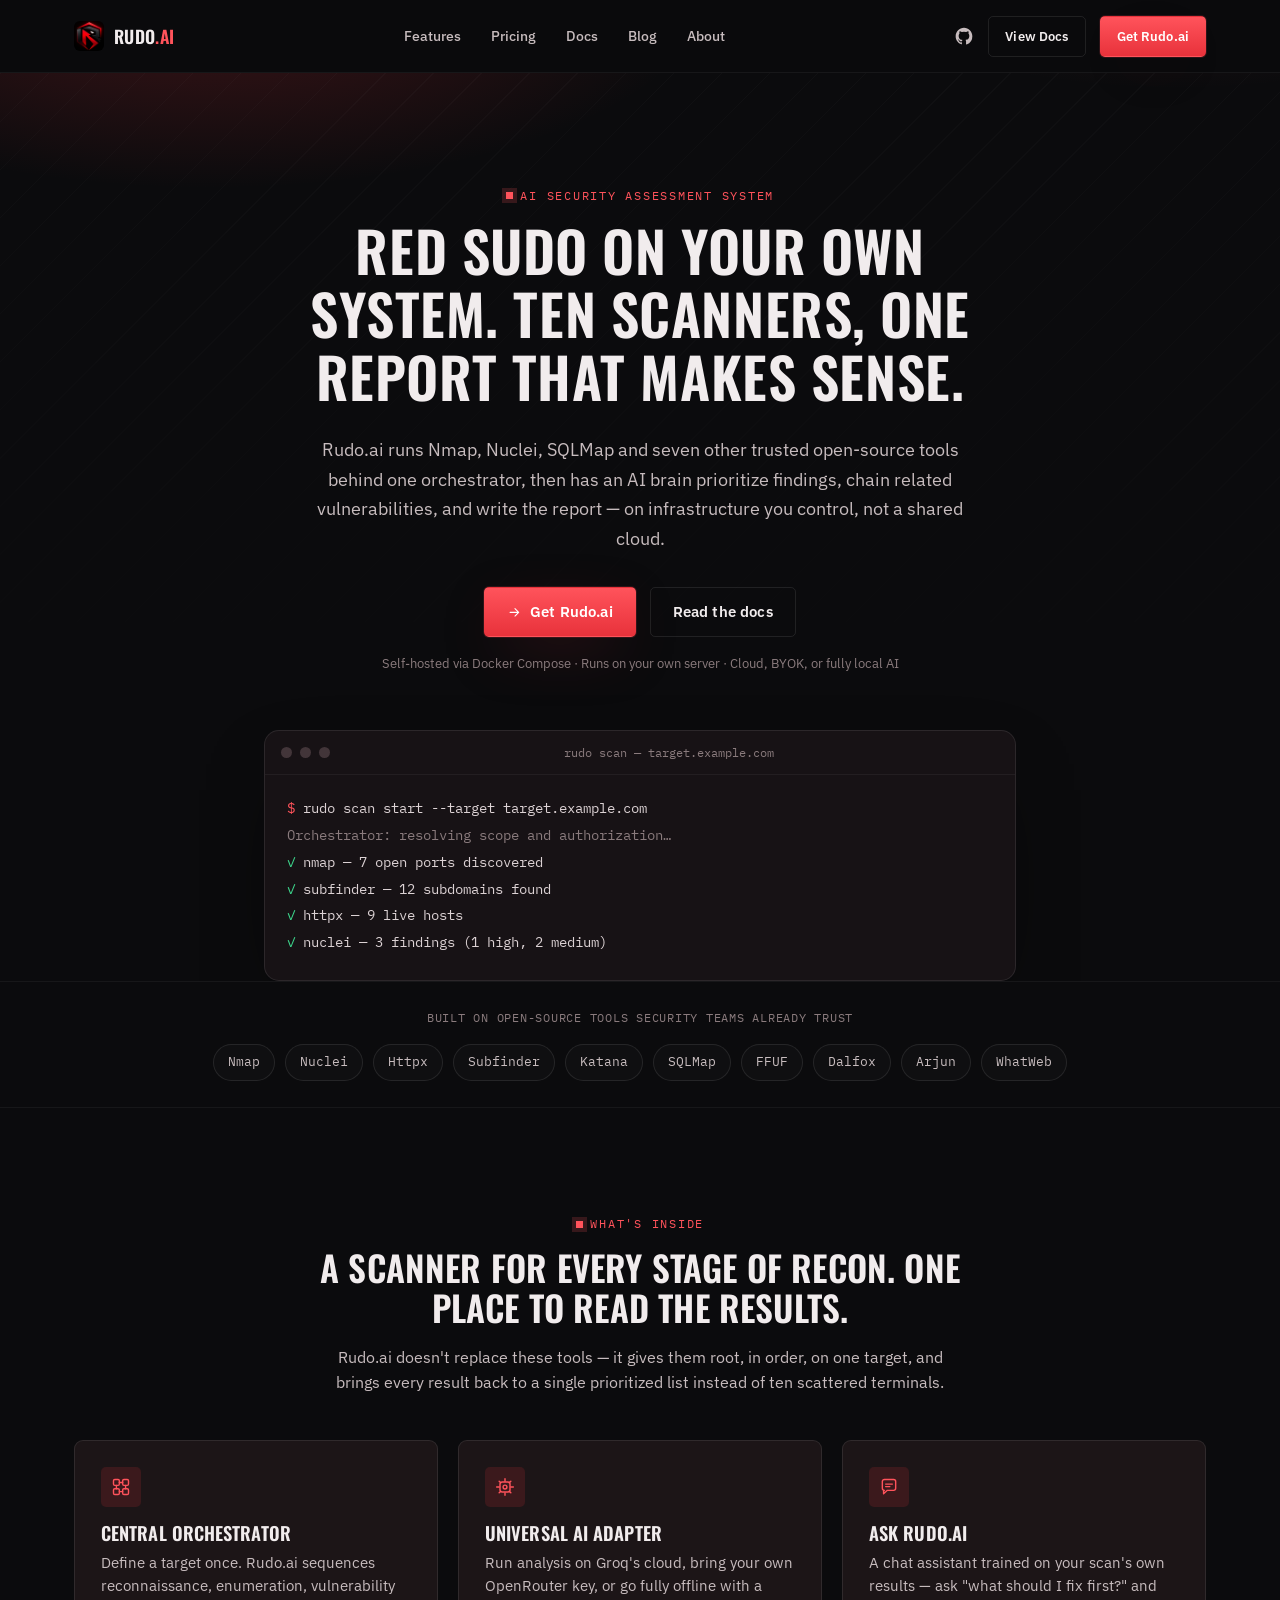
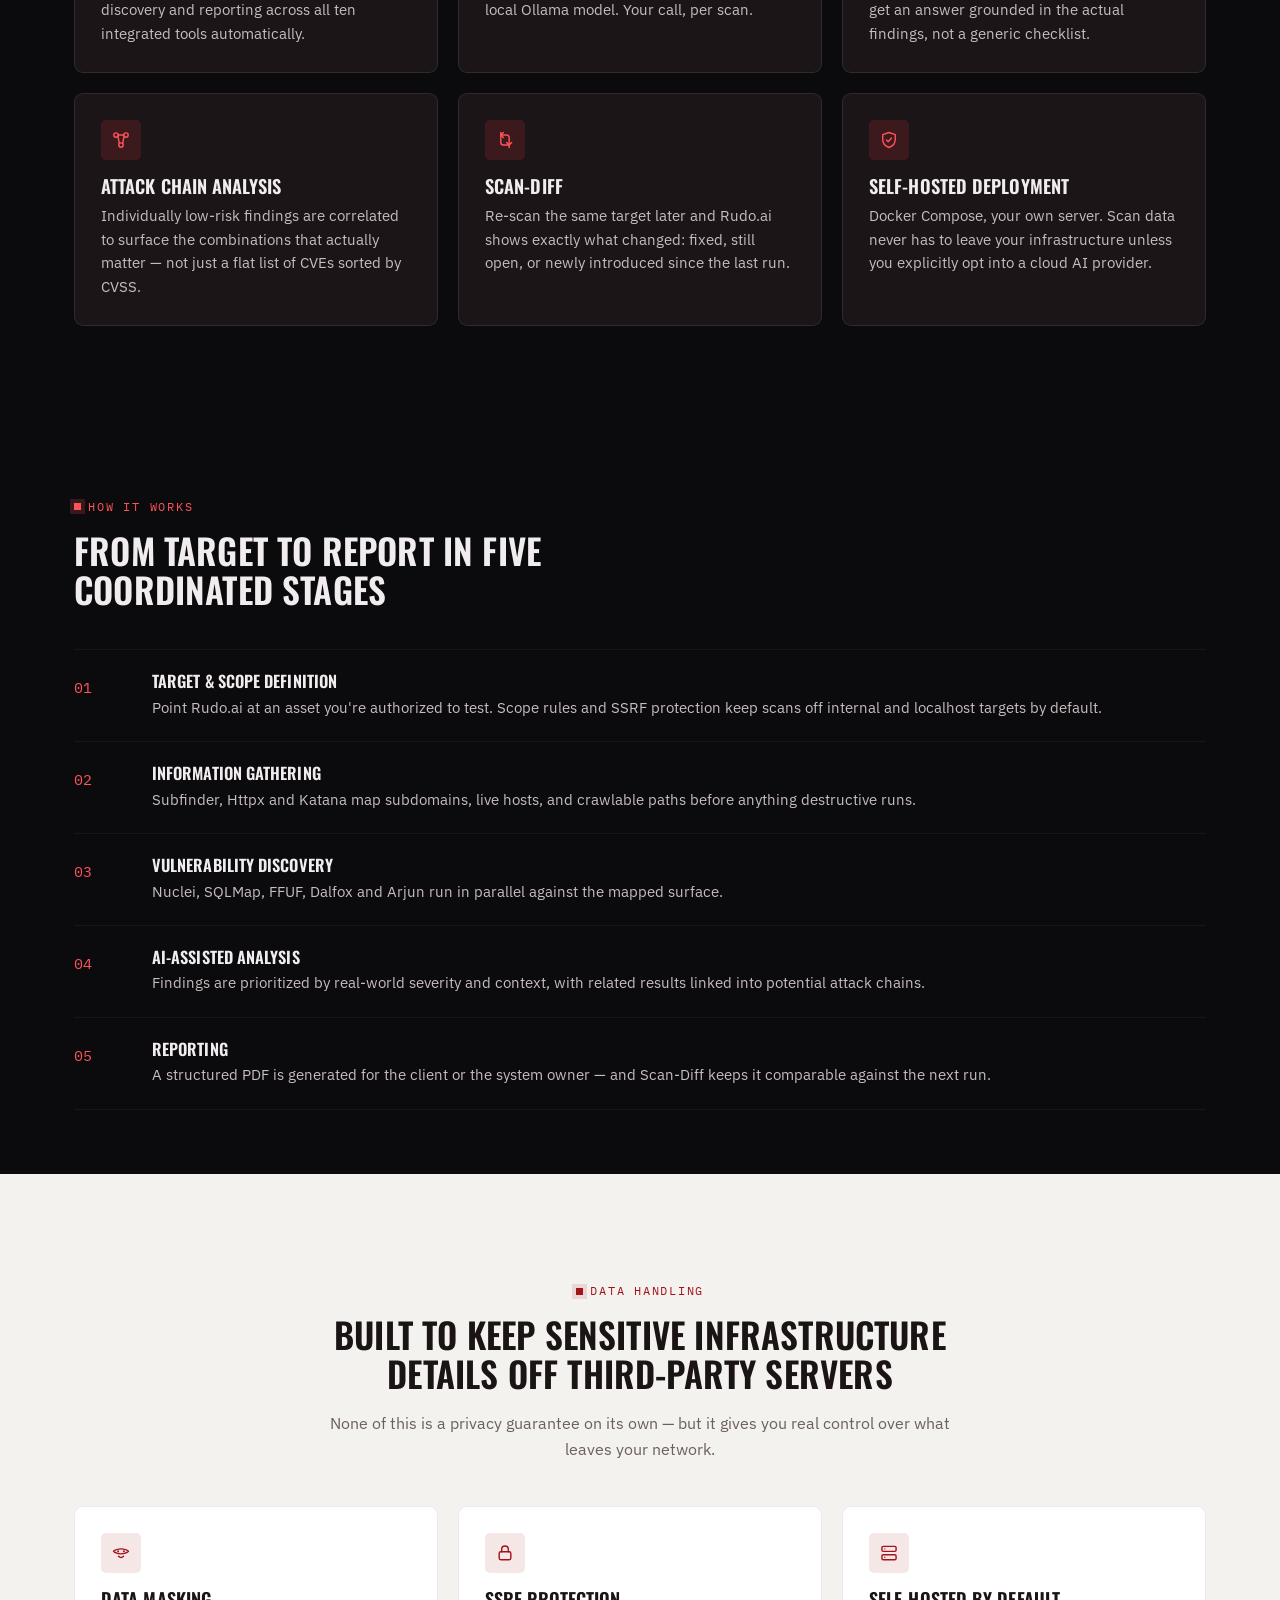
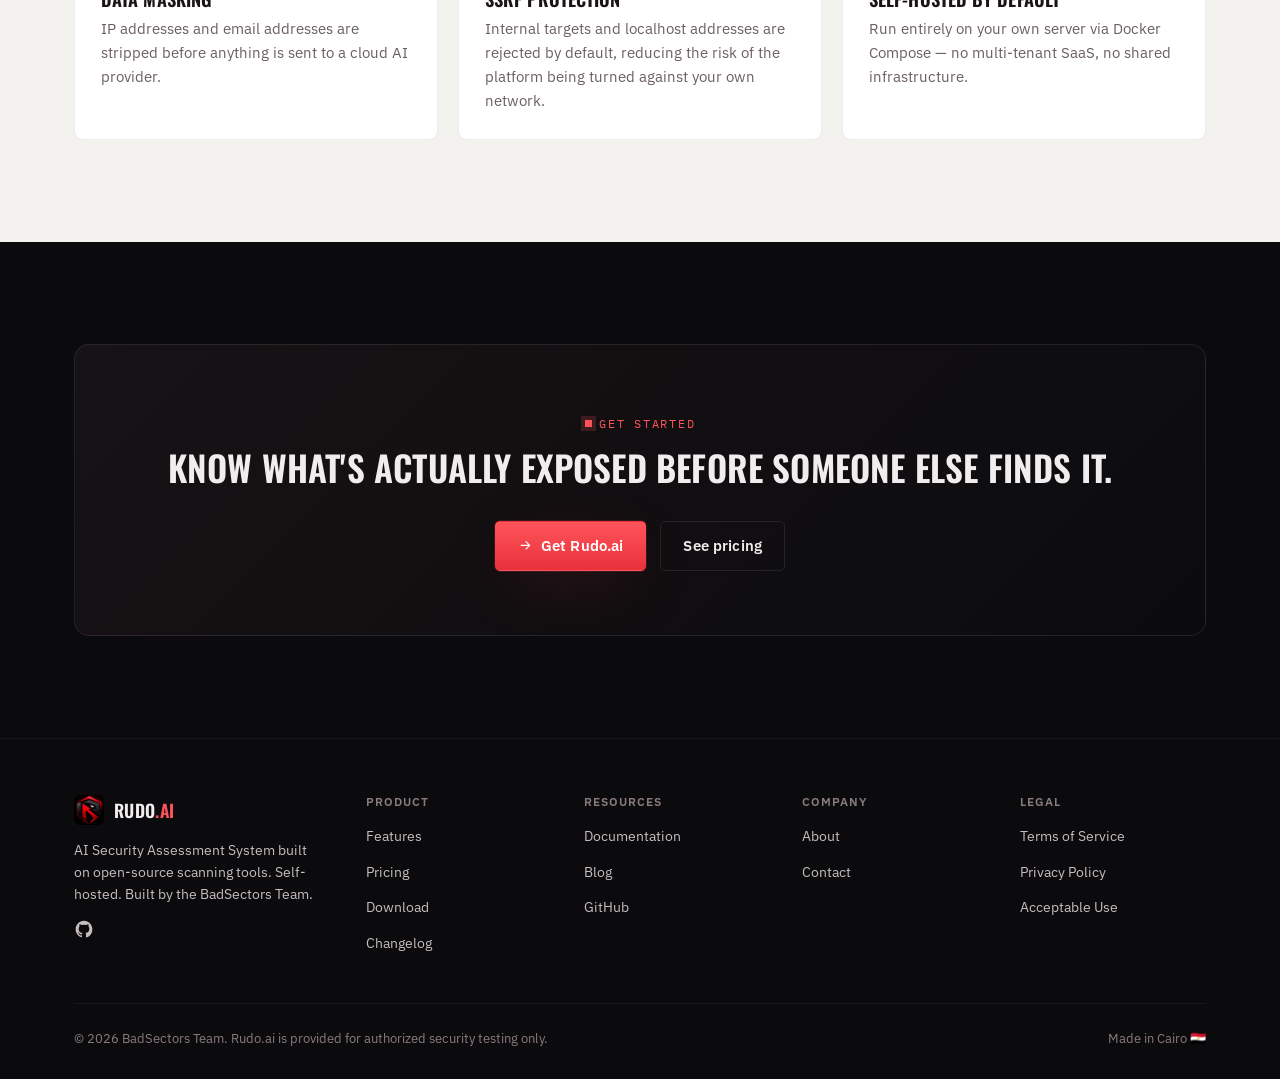
<file: index.html>
<!doctype html>
<html lang="en">
<head>
<meta charset="utf-8">
<meta name="viewport" content="width=device-width, initial-scale=1">
<title>Rudo.ai — AI Security Assessment System</title>
<meta name="description" content="Rudo.ai unifies open-source penetration-testing tools under one orchestrator, has an AI brain analyze and prioritize the results, and runs self-hosted on your own infrastructure.">
<link rel="canonical" href="https://rudo.ai/">
<meta property="og:title" content="Rudo.ai — AI Security Assessment System">
<meta property="og:description" content="Unified open-source scanning. An AI brain that ranks and explains what it found. Self-hosted by default.">
<meta property="og:type" content="website">
<meta property="og:image" content="https://rudo.ai/assets/img/logo-512.png">
<meta name="twitter:card" content="summary_large_image">
<link rel="icon" type="image/png" sizes="32x32" href="./assets/img/favicon-32.png">
<link rel="icon" type="image/png" sizes="16x16" href="./assets/img/favicon-16.png">
<link rel="apple-touch-icon" href="./assets/img/apple-touch-icon.png">
<link rel="preconnect" href="https://fonts.googleapis.com">
<link rel="preconnect" href="https://fonts.gstatic.com" crossorigin>
<link href="https://fonts.googleapis.com/css2?family=Oswald:wght@500;600;700&family=IBM+Plex+Sans:wght@400;500;600;700&family=IBM+Plex+Mono:wght@400;500&display=swap" rel="stylesheet">
<link rel="stylesheet" href="./assets/css/styles.css">

</head>
<body class="">

<nav class="nav">
  <div class="container">
    <a class="brand" href="./">
      <img src="./assets/img/rudo-logo.png" alt="Rudo.ai">
      <span>RUDO<span class="brand-ai">.ai</span></span>
    </a>
    <ul class="nav-links">
      <li><a href="./features.html">Features</a></li>
      <li><a href="./pricing.html">Pricing</a></li>
      <li><a href="./docs.html">Docs</a></li>
      <li><a href="./blog/">Blog</a></li>
      <li><a href="./about.html">About</a></li>
    </ul>
    <div class="nav-cta">
      <a class="nav-gh" href="https://github.com/mvzen-ash/rudo.ai" aria-label="Rudo.ai on GitHub" target="_blank" rel="noopener"><svg viewBox="0 0 24 24" fill="currentColor"><path d="M12 2C6.48 2 2 6.58 2 12.25c0 4.53 2.87 8.37 6.84 9.73.5.1.68-.22.68-.49 0-.24-.01-1.04-.01-1.88-2.78.62-3.37-1.21-3.37-1.21-.46-1.19-1.11-1.51-1.11-1.51-.9-.63.07-.62.07-.62 1 .07 1.53 1.05 1.53 1.05.89 1.57 2.34 1.12 2.91.86.09-.66.35-1.12.63-1.38-2.22-.26-4.56-1.14-4.56-5.07 0-1.12.39-2.04 1.03-2.76-.1-.26-.45-1.3.1-2.72 0 0 .84-.28 2.75 1.05a9.3 9.3 0 0 1 5 0c1.91-1.33 2.75-1.05 2.75-1.05.55 1.42.2 2.46.1 2.72.64.72 1.03 1.64 1.03 2.76 0 3.94-2.34 4.8-4.57 5.06.36.32.68.96.68 1.94 0 1.4-.01 2.53-.01 2.87 0 .27.18.6.69.49A10.26 10.26 0 0 0 22 12.25C22 6.58 17.52 2 12 2Z"/></svg></a>
      <a class="btn btn-ghost btn-sm" href="./docs.html">View Docs</a>
      <a class="btn btn-primary btn-sm" href="./download.html" data-coming-soon>Get Rudo.ai</a>
    </div>
    <button class="nav-toggle" aria-label="Toggle menu" aria-expanded="false"><svg viewBox="0 0 24 24" fill="none" stroke="currentColor" stroke-width="1.8" stroke-linecap="round"><path d="M4 7h16M4 12h16M4 17h16"/></svg></button>
  </div>
</nav>



<section class="hero">
  <div class="hero-grid"></div>
  <div class="container hero-inner">
    <span class="eyebrow">AI Security Assessment System</span>
    <h1>Red sudo on your own system. Ten scanners, one report that makes sense.</h1>
    <p class="lede" style="margin-inline:auto;">Rudo.ai runs Nmap, Nuclei, SQLMap and seven other trusted open-source tools behind one orchestrator, then has an AI brain prioritize findings, chain related vulnerabilities, and write the report — on infrastructure you control, not a shared cloud.</p>
    <div class="hero-cta">
      <a class="btn btn-primary" href="./download.html" data-coming-soon><svg viewBox="0 0 24 24" fill="none" stroke="currentColor" stroke-width="1.8" stroke-linecap="round" stroke-linejoin="round"><path d="M5 12h14M13 6l6 6-6 6"/></svg> Get Rudo.ai</a>
      <a class="btn btn-ghost" href="./docs.html">Read the docs</a>
    </div>
    <p class="hero-note">Self-hosted via Docker Compose · Runs on your own server · Cloud, BYOK, or fully local AI</p>

    <div class="term" data-term-lines>
      <div class="term-bar">
        <span class="term-dot"></span><span class="term-dot"></span><span class="term-dot"></span>
        <span class="term-title">rudo scan — target.example.com</span>
      </div>
      <div class="term-body">
        <div class="term-line"><span class="acc">$</span> rudo scan start --target target.example.com</div>
        <div class="term-line dim">Orchestrator: resolving scope and authorization…</div>
        <div class="term-line"><span class="ok">✓</span> nmap — 7 open ports discovered</div>
        <div class="term-line"><span class="ok">✓</span> subfinder — 12 subdomains found</div>
        <div class="term-line"><span class="ok">✓</span> httpx — 9 live hosts</div>
        <div class="term-line"><span class="ok">✓</span> nuclei — 3 findings (1 high, 2 medium)</div>
        <div class="term-line"><span class="ok">✓</span> sqlmap — injection check complete, 0 confirmed</div>
        <div class="term-line dim">Ask Rudo.ai: linking findings into attack chains…</div>
        <div class="term-line"><span class="acc">→</span> 1 potential attack chain identified (exposed endpoint → outdated auth header)</div>
        <div class="term-line"><span class="ok">✓</span> report.pdf generated <span class="term-caret"></span></div>
      </div>
    </div>
  </div>
</section>

<section class="stack-strip">
  <div class="container">
    <p class="stack-label">BUILT ON OPEN-SOURCE TOOLS SECURITY TEAMS ALREADY TRUST</p>
    <div class="stack-row">
      <span class="pill">Nmap</span><span class="pill">Nuclei</span><span class="pill">Httpx</span>
      <span class="pill">Subfinder</span><span class="pill">Katana</span><span class="pill">SQLMap</span>
      <span class="pill">FFUF</span><span class="pill">Dalfox</span><span class="pill">Arjun</span><span class="pill">WhatWeb</span>
    </div>
  </div>
</section>

<section class="section">
  <div class="container">
    <div class="section-head">
      <span class="eyebrow">What's inside</span>
      <h2>A scanner for every stage of recon. One place to read the results.</h2>
      <p>Rudo.ai doesn't replace these tools — it gives them root, in order, on one target, and brings every result back to a single prioritized list instead of ten scattered terminals.</p>
    </div>
    <div class="grid grid-3">
      <div class="card">
        <div class="card-icon"><svg viewBox="0 0 24 24" fill="none" stroke="currentColor" stroke-width="1.7" stroke-linecap="round" stroke-linejoin="round"><rect x="3" y="3" width="7" height="7" rx="1.5"/><rect x="14" y="3" width="7" height="7" rx="1.5"/><rect x="3" y="14" width="7" height="7" rx="1.5"/><rect x="14" y="14" width="7" height="7" rx="1.5"/><path d="M10 6.5h4M6.5 10v4M17.5 10v4M10 17.5h4"/></svg></div>
        <h3>Central Orchestrator</h3>
        <p>Define a target once. Rudo.ai sequences reconnaissance, enumeration, vulnerability discovery and reporting across all ten integrated tools automatically.</p>
      </div>
      <div class="card">
        <div class="card-icon"><svg viewBox="0 0 24 24" fill="none" stroke="currentColor" stroke-width="1.7" stroke-linecap="round" stroke-linejoin="round"><rect x="6" y="6" width="12" height="12" rx="2.5"/><path d="M12 2v3M12 19v3M2 12h3M19 12h3M5 5l2 2M17 17l2 2M19 5l-2 2M7 17l-2 2"/><circle cx="12" cy="12" r="2.3"/></svg></div>
        <h3>Universal AI Adapter</h3>
        <p>Run analysis on Groq's cloud, bring your own OpenRouter key, or go fully offline with a local Ollama model. Your call, per scan.</p>
      </div>
      <div class="card">
        <div class="card-icon"><svg viewBox="0 0 24 24" fill="none" stroke="currentColor" stroke-width="1.7" stroke-linecap="round" stroke-linejoin="round"><path d="M4 5.5A2.5 2.5 0 0 1 6.5 3h11A2.5 2.5 0 0 1 20 5.5v8A2.5 2.5 0 0 1 17.5 16H10l-4.5 4v-4H6.5A2.5 2.5 0 0 1 4 13.5v-8Z"/><path d="M8 8.5h8M8 11.5h5"/></svg></div>
        <h3>Ask Rudo.ai</h3>
        <p>A chat assistant trained on your scan's own results — ask "what should I fix first?" and get an answer grounded in the actual findings, not a generic checklist.</p>
      </div>
      <div class="card">
        <div class="card-icon"><svg viewBox="0 0 24 24" fill="none" stroke="currentColor" stroke-width="1.7" stroke-linecap="round" stroke-linejoin="round"><circle cx="6" cy="6" r="2.6"/><circle cx="18" cy="6" r="2.6"/><circle cx="12" cy="18" r="2.6"/><path d="M8.3 7.3 10 16M15.7 7.3 14 16M8.6 6h6.8"/></svg></div>
        <h3>Attack Chain Analysis</h3>
        <p>Individually low-risk findings are correlated to surface the combinations that actually matter — not just a flat list of CVEs sorted by CVSS.</p>
      </div>
      <div class="card">
        <div class="card-icon"><svg viewBox="0 0 24 24" fill="none" stroke="currentColor" stroke-width="1.7" stroke-linecap="round" stroke-linejoin="round"><path d="M7 3v12a3 3 0 0 0 3 3h7"/><path d="M14 15l3 3 3-3"/><path d="M17 21V9a3 3 0 0 0-3-3H7"/><path d="M10 3 7 6l3 3"/></svg></div>
        <h3>Scan-Diff</h3>
        <p>Re-scan the same target later and Rudo.ai shows exactly what changed: fixed, still open, or newly introduced since the last run.</p>
      </div>
      <div class="card">
        <div class="card-icon"><svg viewBox="0 0 24 24" fill="none" stroke="currentColor" stroke-width="1.7" stroke-linecap="round" stroke-linejoin="round"><path d="M12 3 4.5 5.5v6c0 5 3.3 8 7.5 9.5 4.2-1.5 7.5-4.5 7.5-9.5v-6L12 3Z"/><path d="m9 12 2 2 4-4.5"/></svg></div>
        <h3>Self-Hosted Deployment</h3>
        <p>Docker Compose, your own server. Scan data never has to leave your infrastructure unless you explicitly opt into a cloud AI provider.</p>
      </div>
    </div>
  </div>
</section>

<section class="section section-tight">
  <div class="container">
    <div class="section-head left">
      <span class="eyebrow">How it works</span>
      <h2>From target to report in five coordinated stages</h2>
    </div>
    <div class="steps">
      <div class="step">
        <div class="step-num"></div>
        <div><h3>Target &amp; scope definition</h3><p>Point Rudo.ai at an asset you're authorized to test. Scope rules and SSRF protection keep scans off internal and localhost targets by default.</p></div>
      </div>
      <div class="step">
        <div class="step-num"></div>
        <div><h3>Information gathering</h3><p>Subfinder, Httpx and Katana map subdomains, live hosts, and crawlable paths before anything destructive runs.</p></div>
      </div>
      <div class="step">
        <div class="step-num"></div>
        <div><h3>Vulnerability discovery</h3><p>Nuclei, SQLMap, FFUF, Dalfox and Arjun run in parallel against the mapped surface.</p></div>
      </div>
      <div class="step">
        <div class="step-num"></div>
        <div><h3>AI-assisted analysis</h3><p>Findings are prioritized by real-world severity and context, with related results linked into potential attack chains.</p></div>
      </div>
      <div class="step">
        <div class="step-num"></div>
        <div><h3>Reporting</h3><p>A structured PDF is generated for the client or the system owner — and Scan-Diff keeps it comparable against the next run.</p></div>
      </div>
    </div>
  </div>
</section>

<section class="section callout">
  <div class="container">
    <div class="section-head">
      <span class="eyebrow">Data handling</span>
      <h2>Built to keep sensitive infrastructure details off third-party servers</h2>
      <p>None of this is a privacy guarantee on its own — but it gives you real control over what leaves your network.</p>
    </div>
    <div class="grid grid-3">
      <div class="card">
        <div class="card-icon"><svg viewBox="0 0 24 24" fill="none" stroke="currentColor" stroke-width="1.7" stroke-linecap="round" stroke-linejoin="round"><path d="M3 10c2-2 5-3 9-3s7 1 9 3c-2 2-5 3-9 3s-7-1-9-3Z"/><circle cx="8.5" cy="10" r="1.2" fill="currentColor" stroke="none"/><circle cx="15.5" cy="10" r="1.2" fill="currentColor" stroke="none"/><path d="M9 16c1 1 2 1.5 3 1.5s2-.5 3-1.5"/></svg></div>
        <h3>Data Masking</h3>
        <p>IP addresses and email addresses are stripped before anything is sent to a cloud AI provider.</p>
      </div>
      <div class="card">
        <div class="card-icon"><svg viewBox="0 0 24 24" fill="none" stroke="currentColor" stroke-width="1.7" stroke-linecap="round" stroke-linejoin="round"><rect x="5" y="10.5" width="14" height="9.5" rx="2"/><path d="M8 10.5V7.5a4 4 0 0 1 8 0v3"/></svg></div>
        <h3>SSRF Protection</h3>
        <p>Internal targets and localhost addresses are rejected by default, reducing the risk of the platform being turned against your own network.</p>
      </div>
      <div class="card">
        <div class="card-icon"><svg viewBox="0 0 24 24" fill="none" stroke="currentColor" stroke-width="1.7" stroke-linecap="round" stroke-linejoin="round"><rect x="3.5" y="4" width="17" height="6" rx="1.5"/><rect x="3.5" y="14" width="17" height="6" rx="1.5"/><path d="M7 7h.01M7 17h.01"/></svg></div>
        <h3>Self-Hosted by Default</h3>
        <p>Run entirely on your own server via Docker Compose — no multi-tenant SaaS, no shared infrastructure.</p>
      </div>
    </div>
  </div>
</section>

<section class="section">
  <div class="container">
    <div class="cta-band">
      <span class="eyebrow">Get started</span>
      <h2>Know what's actually exposed before someone else finds it.</h2>
      <div class="hero-cta">
        <a class="btn btn-primary" href="./download.html" data-coming-soon><svg viewBox="0 0 24 24" fill="none" stroke="currentColor" stroke-width="1.8" stroke-linecap="round" stroke-linejoin="round"><path d="M5 12h14M13 6l6 6-6 6"/></svg> Get Rudo.ai</a>
        <a class="btn btn-ghost" href="./pricing.html">See pricing</a>
      </div>
    </div>
  </div>
</section>



<footer class="site-footer">
  <div class="container">
    <div class="footer-grid">
      <div class="footer-brand">
        <a class="brand" href="./" style="margin-bottom:14px;">
          <img src="./assets/img/rudo-logo.png" alt="Rudo.ai">
          <span>RUDO<span class="brand-ai">.ai</span></span>
        </a>
        <p>AI Security Assessment System built on open-source scanning tools. Self-hosted. Built by the BadSectors Team.</p>
        <a class="nav-gh" href="https://github.com/mvzen-ash/rudo.ai" target="_blank" rel="noopener" aria-label="Rudo.ai on GitHub"><svg viewBox="0 0 24 24" fill="currentColor"><path d="M12 2C6.48 2 2 6.58 2 12.25c0 4.53 2.87 8.37 6.84 9.73.5.1.68-.22.68-.49 0-.24-.01-1.04-.01-1.88-2.78.62-3.37-1.21-3.37-1.21-.46-1.19-1.11-1.51-1.11-1.51-.9-.63.07-.62.07-.62 1 .07 1.53 1.05 1.53 1.05.89 1.57 2.34 1.12 2.91.86.09-.66.35-1.12.63-1.38-2.22-.26-4.56-1.14-4.56-5.07 0-1.12.39-2.04 1.03-2.76-.1-.26-.45-1.3.1-2.72 0 0 .84-.28 2.75 1.05a9.3 9.3 0 0 1 5 0c1.91-1.33 2.75-1.05 2.75-1.05.55 1.42.2 2.46.1 2.72.64.72 1.03 1.64 1.03 2.76 0 3.94-2.34 4.8-4.57 5.06.36.32.68.96.68 1.94 0 1.4-.01 2.53-.01 2.87 0 .27.18.6.69.49A10.26 10.26 0 0 0 22 12.25C22 6.58 17.52 2 12 2Z"/></svg></a>
      </div>
      <div class="footer-col">
        <h4>Product</h4>
        <ul>
          <li><a href="./features.html">Features</a></li>
          <li><a href="./pricing.html">Pricing</a></li>
          <li><a href="./download.html">Download</a></li>
          <li><a href="./changelog.html">Changelog</a></li>
        </ul>
      </div>
      <div class="footer-col">
        <h4>Resources</h4>
        <ul>
          <li><a href="./docs.html">Documentation</a></li>
          <li><a href="./blog/">Blog</a></li>
          <li><a href="https://github.com/mvzen-ash/rudo.ai" target="_blank" rel="noopener">GitHub</a></li>
        </ul>
      </div>
      <div class="footer-col">
        <h4>Company</h4>
        <ul>
          <li><a href="./about.html">About</a></li>
          <li><a href="./contact.html">Contact</a></li>
        </ul>
      </div>
      <div class="footer-col">
        <h4>Legal</h4>
        <ul>
          <li><a href="./legal/terms.html">Terms of Service</a></li>
          <li><a href="./legal/privacy.html">Privacy Policy</a></li>
          <li><a href="./legal/acceptable-use.html">Acceptable Use</a></li>
        </ul>
      </div>
    </div>
    <div class="footer-bottom">
      <small>&copy; <span data-year></span> BadSectors Team. Rudo.ai is provided for authorized security testing only.</small>
      <small>Made in Cairo 🇪🇬</small>
    </div>
  </div>
</footer>

<div class="modal-overlay" id="coming-soon-modal" role="dialog" aria-modal="true" aria-labelledby="modal-title">
  <div class="modal">
    <button class="modal-close" data-modal-close aria-label="Close"><svg viewBox="0 0 24 24" fill="none" stroke="currentColor" stroke-width="1.8" stroke-linecap="round"><path d="M5 5l14 14M19 5 5 19"/></svg></button>
    <div class="modal-badge"><svg viewBox="0 0 24 24" fill="none" stroke="currentColor" stroke-width="1.7" stroke-linecap="round" stroke-linejoin="round"><circle cx="12" cy="12" r="9"/><path d="M12 7v5l3.2 2"/></svg></div>
    <h3 id="modal-title">Rudo.ai isn't public yet</h3>
    <p>The desktop app and licensing flow are still in development. Star the repo or watch releases to get notified the moment downloads open.</p>
    <div class="modal-actions">
      <a class="btn btn-primary btn-block" href="https://github.com/mvzen-ash/rudo.ai" target="_blank" rel="noopener"><svg viewBox="0 0 24 24" fill="currentColor"><path d="M12 2.5 14.6 9l6.9.5-5.3 4.5 1.7 6.6L12 17.3 6.1 20.6l1.7-6.6L2.5 9.5 9.4 9 12 2.5Z"/></svg> Star on GitHub</a>
      <button class="btn btn-ghost btn-block" data-modal-close>Maybe later</button>
    </div>
  </div>
</div>

<script src="./assets/js/main.js"></script>

</body>
</html>
</file>
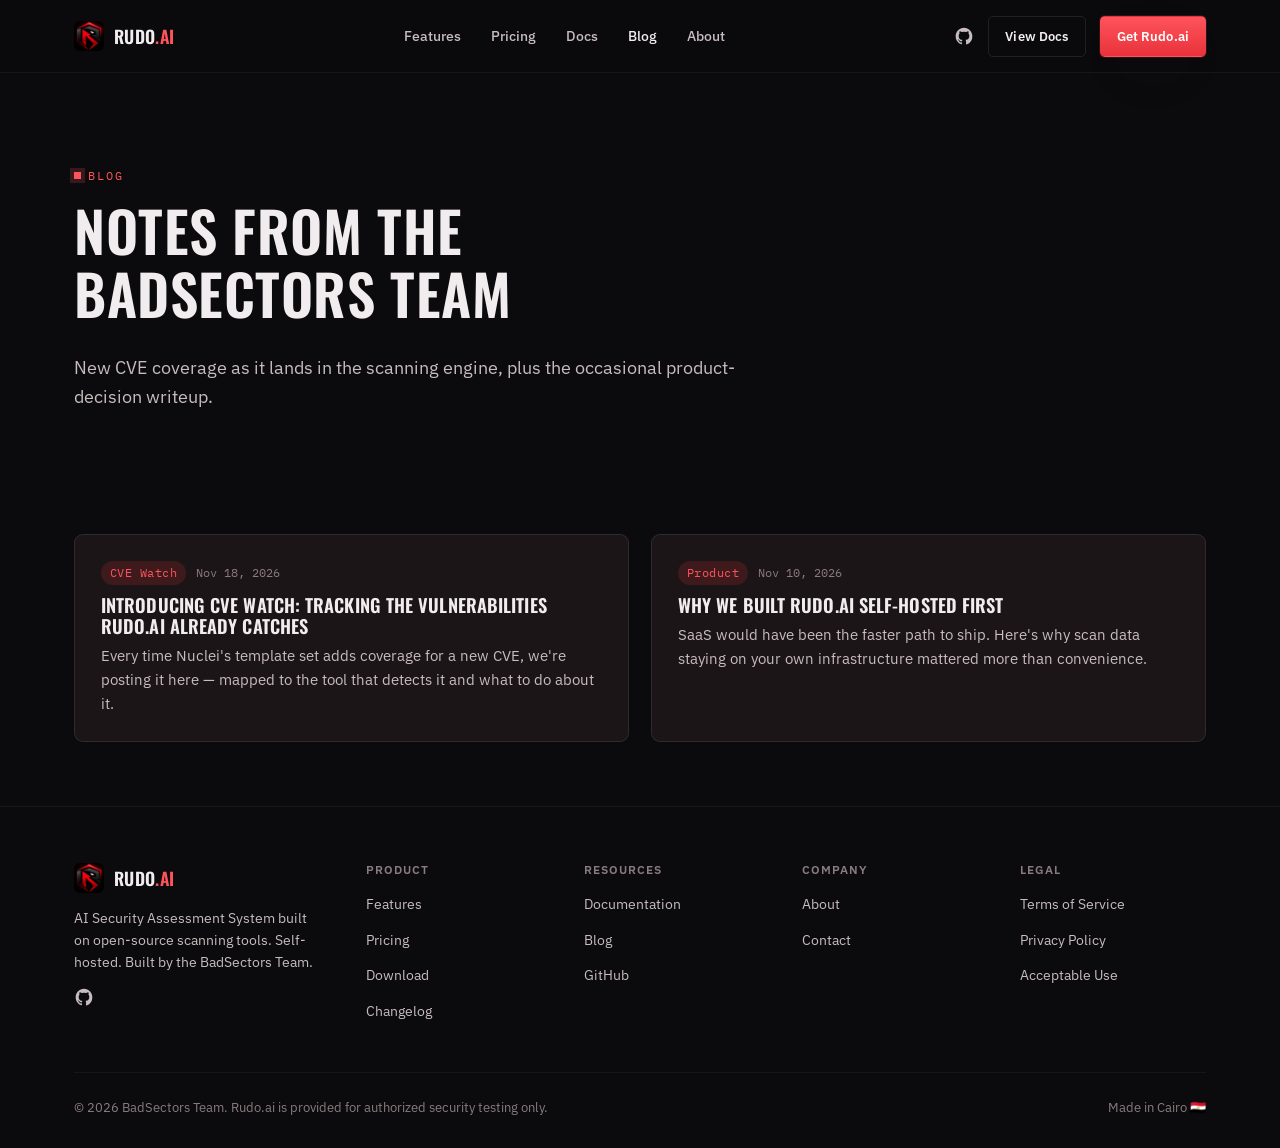
<file: blog/index.html>
<!doctype html>
<html lang="en">
<head>
<meta charset="utf-8">
<meta name="viewport" content="width=device-width, initial-scale=1">
<title>Blog — Rudo.ai</title>
<meta name="description" content="Notes on new CVE coverage, product decisions, and how Rudo.ai's AI layer is built.">
<link rel="canonical" href="https://rudo.ai/blog/">
<meta property="og:title" content="Rudo.ai — AI Security Assessment System">
<meta property="og:description" content="Unified open-source scanning. An AI brain that ranks and explains what it found. Self-hosted by default.">
<meta property="og:type" content="website">
<meta property="og:image" content="https://rudo.ai/assets/img/logo-512.png">
<meta name="twitter:card" content="summary_large_image">
<link rel="icon" type="image/png" sizes="32x32" href="../assets/img/favicon-32.png">
<link rel="icon" type="image/png" sizes="16x16" href="../assets/img/favicon-16.png">
<link rel="apple-touch-icon" href="../assets/img/apple-touch-icon.png">
<link rel="preconnect" href="https://fonts.googleapis.com">
<link rel="preconnect" href="https://fonts.gstatic.com" crossorigin>
<link href="https://fonts.googleapis.com/css2?family=Oswald:wght@500;600;700&family=IBM+Plex+Sans:wght@400;500;600;700&family=IBM+Plex+Mono:wght@400;500&display=swap" rel="stylesheet">
<link rel="stylesheet" href="../assets/css/styles.css">

</head>
<body class="">

<nav class="nav">
  <div class="container">
    <a class="brand" href="../">
      <img src="../assets/img/rudo-logo.png" alt="Rudo.ai">
      <span>RUDO<span class="brand-ai">.ai</span></span>
    </a>
    <ul class="nav-links">
      <li><a href="../features.html">Features</a></li>
      <li><a href="../pricing.html">Pricing</a></li>
      <li><a href="../docs.html">Docs</a></li>
      <li><a href="../blog/">Blog</a></li>
      <li><a href="../about.html">About</a></li>
    </ul>
    <div class="nav-cta">
      <a class="nav-gh" href="https://github.com/mvzen-ash/rudo.ai" aria-label="Rudo.ai on GitHub" target="_blank" rel="noopener"><svg viewBox="0 0 24 24" fill="currentColor"><path d="M12 2C6.48 2 2 6.58 2 12.25c0 4.53 2.87 8.37 6.84 9.73.5.1.68-.22.68-.49 0-.24-.01-1.04-.01-1.88-2.78.62-3.37-1.21-3.37-1.21-.46-1.19-1.11-1.51-1.11-1.51-.9-.63.07-.62.07-.62 1 .07 1.53 1.05 1.53 1.05.89 1.57 2.34 1.12 2.91.86.09-.66.35-1.12.63-1.38-2.22-.26-4.56-1.14-4.56-5.07 0-1.12.39-2.04 1.03-2.76-.1-.26-.45-1.3.1-2.72 0 0 .84-.28 2.75 1.05a9.3 9.3 0 0 1 5 0c1.91-1.33 2.75-1.05 2.75-1.05.55 1.42.2 2.46.1 2.72.64.72 1.03 1.64 1.03 2.76 0 3.94-2.34 4.8-4.57 5.06.36.32.68.96.68 1.94 0 1.4-.01 2.53-.01 2.87 0 .27.18.6.69.49A10.26 10.26 0 0 0 22 12.25C22 6.58 17.52 2 12 2Z"/></svg></a>
      <a class="btn btn-ghost btn-sm" href="../docs.html">View Docs</a>
      <a class="btn btn-primary btn-sm" href="../download.html" data-coming-soon>Get Rudo.ai</a>
    </div>
    <button class="nav-toggle" aria-label="Toggle menu" aria-expanded="false"><svg viewBox="0 0 24 24" fill="none" stroke="currentColor" stroke-width="1.8" stroke-linecap="round"><path d="M4 7h16M4 12h16M4 17h16"/></svg></button>
  </div>
</nav>



<header class="page-head">
  <div class="container">
    <span class="eyebrow">Blog</span>
    <h1>Notes from the BadSectors Team</h1>
    <p class="lede">New CVE coverage as it lands in the scanning engine, plus the occasional product-decision writeup.</p>
  </div>
</header>

<section class="section-tight">
  <div class="container">
    <div class="blog-grid">
      <a class="blog-card card" href="../blog/cve-watch-launch.html">
        <div class="blog-meta"><span class="tag">CVE Watch</span><span>Nov 18, 2026</span></div>
        <h3>Introducing CVE Watch: tracking the vulnerabilities Rudo.ai already catches</h3>
        <p>Every time Nuclei's template set adds coverage for a new CVE, we're posting it here — mapped to the tool that detects it and what to do about it.</p>
      </a>
      <a class="blog-card card" href="../blog/why-self-hosted-first.html">
        <div class="blog-meta"><span class="tag">Product</span><span>Nov 10, 2026</span></div>
        <h3>Why we built Rudo.ai self-hosted first</h3>
        <p>SaaS would have been the faster path to ship. Here's why scan data staying on your own infrastructure mattered more than convenience.</p>
      </a>
    </div>
  </div>
</section>



<footer class="site-footer">
  <div class="container">
    <div class="footer-grid">
      <div class="footer-brand">
        <a class="brand" href="../" style="margin-bottom:14px;">
          <img src="../assets/img/rudo-logo.png" alt="Rudo.ai">
          <span>RUDO<span class="brand-ai">.ai</span></span>
        </a>
        <p>AI Security Assessment System built on open-source scanning tools. Self-hosted. Built by the BadSectors Team.</p>
        <a class="nav-gh" href="https://github.com/mvzen-ash/rudo.ai" target="_blank" rel="noopener" aria-label="Rudo.ai on GitHub"><svg viewBox="0 0 24 24" fill="currentColor"><path d="M12 2C6.48 2 2 6.58 2 12.25c0 4.53 2.87 8.37 6.84 9.73.5.1.68-.22.68-.49 0-.24-.01-1.04-.01-1.88-2.78.62-3.37-1.21-3.37-1.21-.46-1.19-1.11-1.51-1.11-1.51-.9-.63.07-.62.07-.62 1 .07 1.53 1.05 1.53 1.05.89 1.57 2.34 1.12 2.91.86.09-.66.35-1.12.63-1.38-2.22-.26-4.56-1.14-4.56-5.07 0-1.12.39-2.04 1.03-2.76-.1-.26-.45-1.3.1-2.72 0 0 .84-.28 2.75 1.05a9.3 9.3 0 0 1 5 0c1.91-1.33 2.75-1.05 2.75-1.05.55 1.42.2 2.46.1 2.72.64.72 1.03 1.64 1.03 2.76 0 3.94-2.34 4.8-4.57 5.06.36.32.68.96.68 1.94 0 1.4-.01 2.53-.01 2.87 0 .27.18.6.69.49A10.26 10.26 0 0 0 22 12.25C22 6.58 17.52 2 12 2Z"/></svg></a>
      </div>
      <div class="footer-col">
        <h4>Product</h4>
        <ul>
          <li><a href="../features.html">Features</a></li>
          <li><a href="../pricing.html">Pricing</a></li>
          <li><a href="../download.html">Download</a></li>
          <li><a href="../changelog.html">Changelog</a></li>
        </ul>
      </div>
      <div class="footer-col">
        <h4>Resources</h4>
        <ul>
          <li><a href="../docs.html">Documentation</a></li>
          <li><a href="../blog/">Blog</a></li>
          <li><a href="https://github.com/mvzen-ash/rudo.ai" target="_blank" rel="noopener">GitHub</a></li>
        </ul>
      </div>
      <div class="footer-col">
        <h4>Company</h4>
        <ul>
          <li><a href="../about.html">About</a></li>
          <li><a href="../contact.html">Contact</a></li>
        </ul>
      </div>
      <div class="footer-col">
        <h4>Legal</h4>
        <ul>
          <li><a href="../legal/terms.html">Terms of Service</a></li>
          <li><a href="../legal/privacy.html">Privacy Policy</a></li>
          <li><a href="../legal/acceptable-use.html">Acceptable Use</a></li>
        </ul>
      </div>
    </div>
    <div class="footer-bottom">
      <small>&copy; <span data-year></span> BadSectors Team. Rudo.ai is provided for authorized security testing only.</small>
      <small>Made in Cairo 🇪🇬</small>
    </div>
  </div>
</footer>

<div class="modal-overlay" id="coming-soon-modal" role="dialog" aria-modal="true" aria-labelledby="modal-title">
  <div class="modal">
    <button class="modal-close" data-modal-close aria-label="Close"><svg viewBox="0 0 24 24" fill="none" stroke="currentColor" stroke-width="1.8" stroke-linecap="round"><path d="M5 5l14 14M19 5 5 19"/></svg></button>
    <div class="modal-badge"><svg viewBox="0 0 24 24" fill="none" stroke="currentColor" stroke-width="1.7" stroke-linecap="round" stroke-linejoin="round"><circle cx="12" cy="12" r="9"/><path d="M12 7v5l3.2 2"/></svg></div>
    <h3 id="modal-title">Rudo.ai isn't public yet</h3>
    <p>The desktop app and licensing flow are still in development. Star the repo or watch releases to get notified the moment downloads open.</p>
    <div class="modal-actions">
      <a class="btn btn-primary btn-block" href="https://github.com/mvzen-ash/rudo.ai" target="_blank" rel="noopener"><svg viewBox="0 0 24 24" fill="currentColor"><path d="M12 2.5 14.6 9l6.9.5-5.3 4.5 1.7 6.6L12 17.3 6.1 20.6l1.7-6.6L2.5 9.5 9.4 9 12 2.5Z"/></svg> Star on GitHub</a>
      <button class="btn btn-ghost btn-block" data-modal-close>Maybe later</button>
    </div>
  </div>
</div>

<script src="../assets/js/main.js"></script>

</body>
</html>
</file>
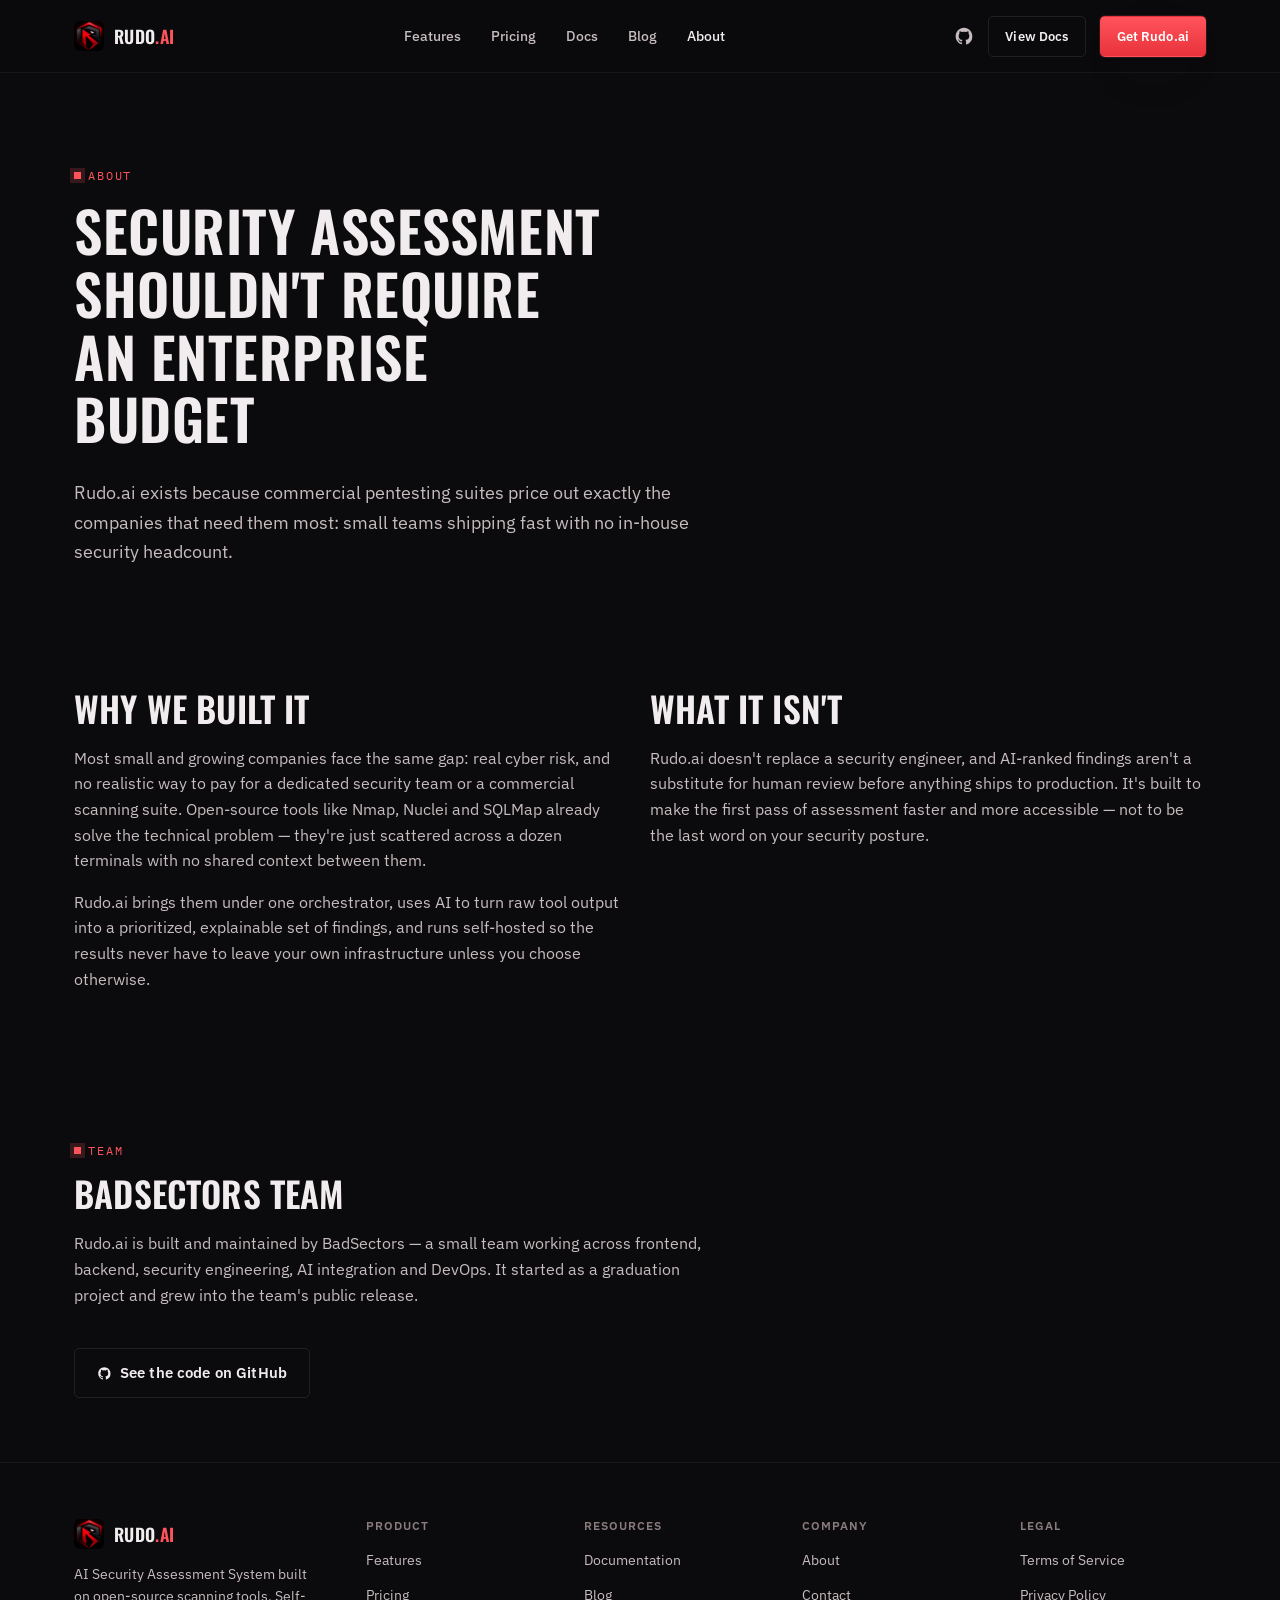
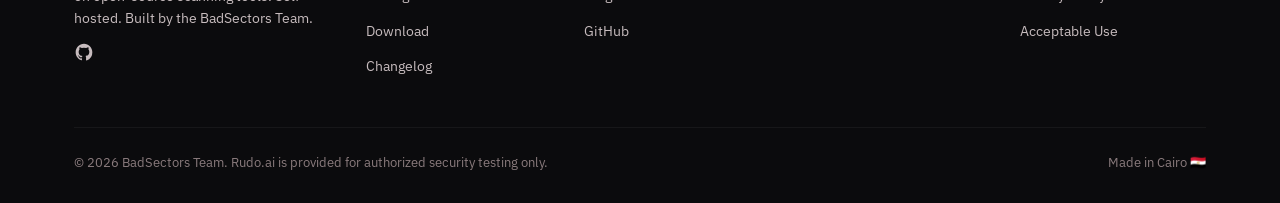
<file: about.html>
<!doctype html>
<html lang="en">
<head>
<meta charset="utf-8">
<meta name="viewport" content="width=device-width, initial-scale=1">
<title>About — Rudo.ai</title>
<meta name="description" content="Rudo.ai is built by the BadSectors Team — a small group focused on making professional-grade security assessment accessible to teams without a dedicated security budget.">
<link rel="canonical" href="https://rudo.ai/about.html">
<meta property="og:title" content="Rudo.ai — AI Security Assessment System">
<meta property="og:description" content="Unified open-source scanning. An AI brain that ranks and explains what it found. Self-hosted by default.">
<meta property="og:type" content="website">
<meta property="og:image" content="https://rudo.ai/assets/img/logo-512.png">
<meta name="twitter:card" content="summary_large_image">
<link rel="icon" type="image/png" sizes="32x32" href="./assets/img/favicon-32.png">
<link rel="icon" type="image/png" sizes="16x16" href="./assets/img/favicon-16.png">
<link rel="apple-touch-icon" href="./assets/img/apple-touch-icon.png">
<link rel="preconnect" href="https://fonts.googleapis.com">
<link rel="preconnect" href="https://fonts.gstatic.com" crossorigin>
<link href="https://fonts.googleapis.com/css2?family=Oswald:wght@500;600;700&family=IBM+Plex+Sans:wght@400;500;600;700&family=IBM+Plex+Mono:wght@400;500&display=swap" rel="stylesheet">
<link rel="stylesheet" href="./assets/css/styles.css">

</head>
<body class="">

<nav class="nav">
  <div class="container">
    <a class="brand" href="./">
      <img src="./assets/img/rudo-logo.png" alt="Rudo.ai">
      <span>RUDO<span class="brand-ai">.ai</span></span>
    </a>
    <ul class="nav-links">
      <li><a href="./features.html">Features</a></li>
      <li><a href="./pricing.html">Pricing</a></li>
      <li><a href="./docs.html">Docs</a></li>
      <li><a href="./blog/">Blog</a></li>
      <li><a href="./about.html">About</a></li>
    </ul>
    <div class="nav-cta">
      <a class="nav-gh" href="https://github.com/mvzen-ash/rudo.ai" aria-label="Rudo.ai on GitHub" target="_blank" rel="noopener"><svg viewBox="0 0 24 24" fill="currentColor"><path d="M12 2C6.48 2 2 6.58 2 12.25c0 4.53 2.87 8.37 6.84 9.73.5.1.68-.22.68-.49 0-.24-.01-1.04-.01-1.88-2.78.62-3.37-1.21-3.37-1.21-.46-1.19-1.11-1.51-1.11-1.51-.9-.63.07-.62.07-.62 1 .07 1.53 1.05 1.53 1.05.89 1.57 2.34 1.12 2.91.86.09-.66.35-1.12.63-1.38-2.22-.26-4.56-1.14-4.56-5.07 0-1.12.39-2.04 1.03-2.76-.1-.26-.45-1.3.1-2.72 0 0 .84-.28 2.75 1.05a9.3 9.3 0 0 1 5 0c1.91-1.33 2.75-1.05 2.75-1.05.55 1.42.2 2.46.1 2.72.64.72 1.03 1.64 1.03 2.76 0 3.94-2.34 4.8-4.57 5.06.36.32.68.96.68 1.94 0 1.4-.01 2.53-.01 2.87 0 .27.18.6.69.49A10.26 10.26 0 0 0 22 12.25C22 6.58 17.52 2 12 2Z"/></svg></a>
      <a class="btn btn-ghost btn-sm" href="./docs.html">View Docs</a>
      <a class="btn btn-primary btn-sm" href="./download.html" data-coming-soon>Get Rudo.ai</a>
    </div>
    <button class="nav-toggle" aria-label="Toggle menu" aria-expanded="false"><svg viewBox="0 0 24 24" fill="none" stroke="currentColor" stroke-width="1.8" stroke-linecap="round"><path d="M4 7h16M4 12h16M4 17h16"/></svg></button>
  </div>
</nav>



<header class="page-head">
  <div class="container">
    <span class="eyebrow">About</span>
    <h1>Security assessment shouldn't require an enterprise budget</h1>
    <p class="lede">Rudo.ai exists because commercial pentesting suites price out exactly the companies that need them most: small teams shipping fast with no in-house security headcount.</p>
  </div>
</header>

<section class="section-tight">
  <div class="container">
    <div class="grid grid-2">
      <div>
        <h2>Why we built it</h2>
        <p>Most small and growing companies face the same gap: real cyber risk, and no realistic way to pay for a dedicated security team or a commercial scanning suite. Open-source tools like Nmap, Nuclei and SQLMap already solve the technical problem — they're just scattered across a dozen terminals with no shared context between them.</p>
        <p>Rudo.ai brings them under one orchestrator, uses AI to turn raw tool output into a prioritized, explainable set of findings, and runs self-hosted so the results never have to leave your own infrastructure unless you choose otherwise.</p>
      </div>
      <div>
        <h2>What it isn't</h2>
        <p>Rudo.ai doesn't replace a security engineer, and AI-ranked findings aren't a substitute for human review before anything ships to production. It's built to make the first pass of assessment faster and more accessible — not to be the last word on your security posture.</p>
      </div>
    </div>
  </div>
</section>

<section class="section-tight">
  <div class="container">
    <div class="section-head left">
      <span class="eyebrow">Team</span>
      <h2>BadSectors Team</h2>
      <p>Rudo.ai is built and maintained by BadSectors — a small team working across frontend, backend, security engineering, AI integration and DevOps. It started as a graduation project and grew into the team's public release.</p>
    </div>
    <a class="btn btn-ghost" href="https://github.com/mvzen-ash/rudo.ai" target="_blank" rel="noopener"><svg viewBox="0 0 24 24" fill="currentColor"><path d="M12 2C6.48 2 2 6.58 2 12.25c0 4.53 2.87 8.37 6.84 9.73.5.1.68-.22.68-.49 0-.24-.01-1.04-.01-1.88-2.78.62-3.37-1.21-3.37-1.21-.46-1.19-1.11-1.51-1.11-1.51-.9-.63.07-.62.07-.62 1 .07 1.53 1.05 1.53 1.05.89 1.57 2.34 1.12 2.91.86.09-.66.35-1.12.63-1.38-2.22-.26-4.56-1.14-4.56-5.07 0-1.12.39-2.04 1.03-2.76-.1-.26-.45-1.3.1-2.72 0 0 .84-.28 2.75 1.05a9.3 9.3 0 0 1 5 0c1.91-1.33 2.75-1.05 2.75-1.05.55 1.42.2 2.46.1 2.72.64.72 1.03 1.64 1.03 2.76 0 3.94-2.34 4.8-4.57 5.06.36.32.68.96.68 1.94 0 1.4-.01 2.53-.01 2.87 0 .27.18.6.69.49A10.26 10.26 0 0 0 22 12.25C22 6.58 17.52 2 12 2Z"/></svg> See the code on GitHub</a>
  </div>
</section>



<footer class="site-footer">
  <div class="container">
    <div class="footer-grid">
      <div class="footer-brand">
        <a class="brand" href="./" style="margin-bottom:14px;">
          <img src="./assets/img/rudo-logo.png" alt="Rudo.ai">
          <span>RUDO<span class="brand-ai">.ai</span></span>
        </a>
        <p>AI Security Assessment System built on open-source scanning tools. Self-hosted. Built by the BadSectors Team.</p>
        <a class="nav-gh" href="https://github.com/mvzen-ash/rudo.ai" target="_blank" rel="noopener" aria-label="Rudo.ai on GitHub"><svg viewBox="0 0 24 24" fill="currentColor"><path d="M12 2C6.48 2 2 6.58 2 12.25c0 4.53 2.87 8.37 6.84 9.73.5.1.68-.22.68-.49 0-.24-.01-1.04-.01-1.88-2.78.62-3.37-1.21-3.37-1.21-.46-1.19-1.11-1.51-1.11-1.51-.9-.63.07-.62.07-.62 1 .07 1.53 1.05 1.53 1.05.89 1.57 2.34 1.12 2.91.86.09-.66.35-1.12.63-1.38-2.22-.26-4.56-1.14-4.56-5.07 0-1.12.39-2.04 1.03-2.76-.1-.26-.45-1.3.1-2.72 0 0 .84-.28 2.75 1.05a9.3 9.3 0 0 1 5 0c1.91-1.33 2.75-1.05 2.75-1.05.55 1.42.2 2.46.1 2.72.64.72 1.03 1.64 1.03 2.76 0 3.94-2.34 4.8-4.57 5.06.36.32.68.96.68 1.94 0 1.4-.01 2.53-.01 2.87 0 .27.18.6.69.49A10.26 10.26 0 0 0 22 12.25C22 6.58 17.52 2 12 2Z"/></svg></a>
      </div>
      <div class="footer-col">
        <h4>Product</h4>
        <ul>
          <li><a href="./features.html">Features</a></li>
          <li><a href="./pricing.html">Pricing</a></li>
          <li><a href="./download.html">Download</a></li>
          <li><a href="./changelog.html">Changelog</a></li>
        </ul>
      </div>
      <div class="footer-col">
        <h4>Resources</h4>
        <ul>
          <li><a href="./docs.html">Documentation</a></li>
          <li><a href="./blog/">Blog</a></li>
          <li><a href="https://github.com/mvzen-ash/rudo.ai" target="_blank" rel="noopener">GitHub</a></li>
        </ul>
      </div>
      <div class="footer-col">
        <h4>Company</h4>
        <ul>
          <li><a href="./about.html">About</a></li>
          <li><a href="./contact.html">Contact</a></li>
        </ul>
      </div>
      <div class="footer-col">
        <h4>Legal</h4>
        <ul>
          <li><a href="./legal/terms.html">Terms of Service</a></li>
          <li><a href="./legal/privacy.html">Privacy Policy</a></li>
          <li><a href="./legal/acceptable-use.html">Acceptable Use</a></li>
        </ul>
      </div>
    </div>
    <div class="footer-bottom">
      <small>&copy; <span data-year></span> BadSectors Team. Rudo.ai is provided for authorized security testing only.</small>
      <small>Made in Cairo 🇪🇬</small>
    </div>
  </div>
</footer>

<div class="modal-overlay" id="coming-soon-modal" role="dialog" aria-modal="true" aria-labelledby="modal-title">
  <div class="modal">
    <button class="modal-close" data-modal-close aria-label="Close"><svg viewBox="0 0 24 24" fill="none" stroke="currentColor" stroke-width="1.8" stroke-linecap="round"><path d="M5 5l14 14M19 5 5 19"/></svg></button>
    <div class="modal-badge"><svg viewBox="0 0 24 24" fill="none" stroke="currentColor" stroke-width="1.7" stroke-linecap="round" stroke-linejoin="round"><circle cx="12" cy="12" r="9"/><path d="M12 7v5l3.2 2"/></svg></div>
    <h3 id="modal-title">Rudo.ai isn't public yet</h3>
    <p>The desktop app and licensing flow are still in development. Star the repo or watch releases to get notified the moment downloads open.</p>
    <div class="modal-actions">
      <a class="btn btn-primary btn-block" href="https://github.com/mvzen-ash/rudo.ai" target="_blank" rel="noopener"><svg viewBox="0 0 24 24" fill="currentColor"><path d="M12 2.5 14.6 9l6.9.5-5.3 4.5 1.7 6.6L12 17.3 6.1 20.6l1.7-6.6L2.5 9.5 9.4 9 12 2.5Z"/></svg> Star on GitHub</a>
      <button class="btn btn-ghost btn-block" data-modal-close>Maybe later</button>
    </div>
  </div>
</div>

<script src="./assets/js/main.js"></script>

</body>
</html>
</file>
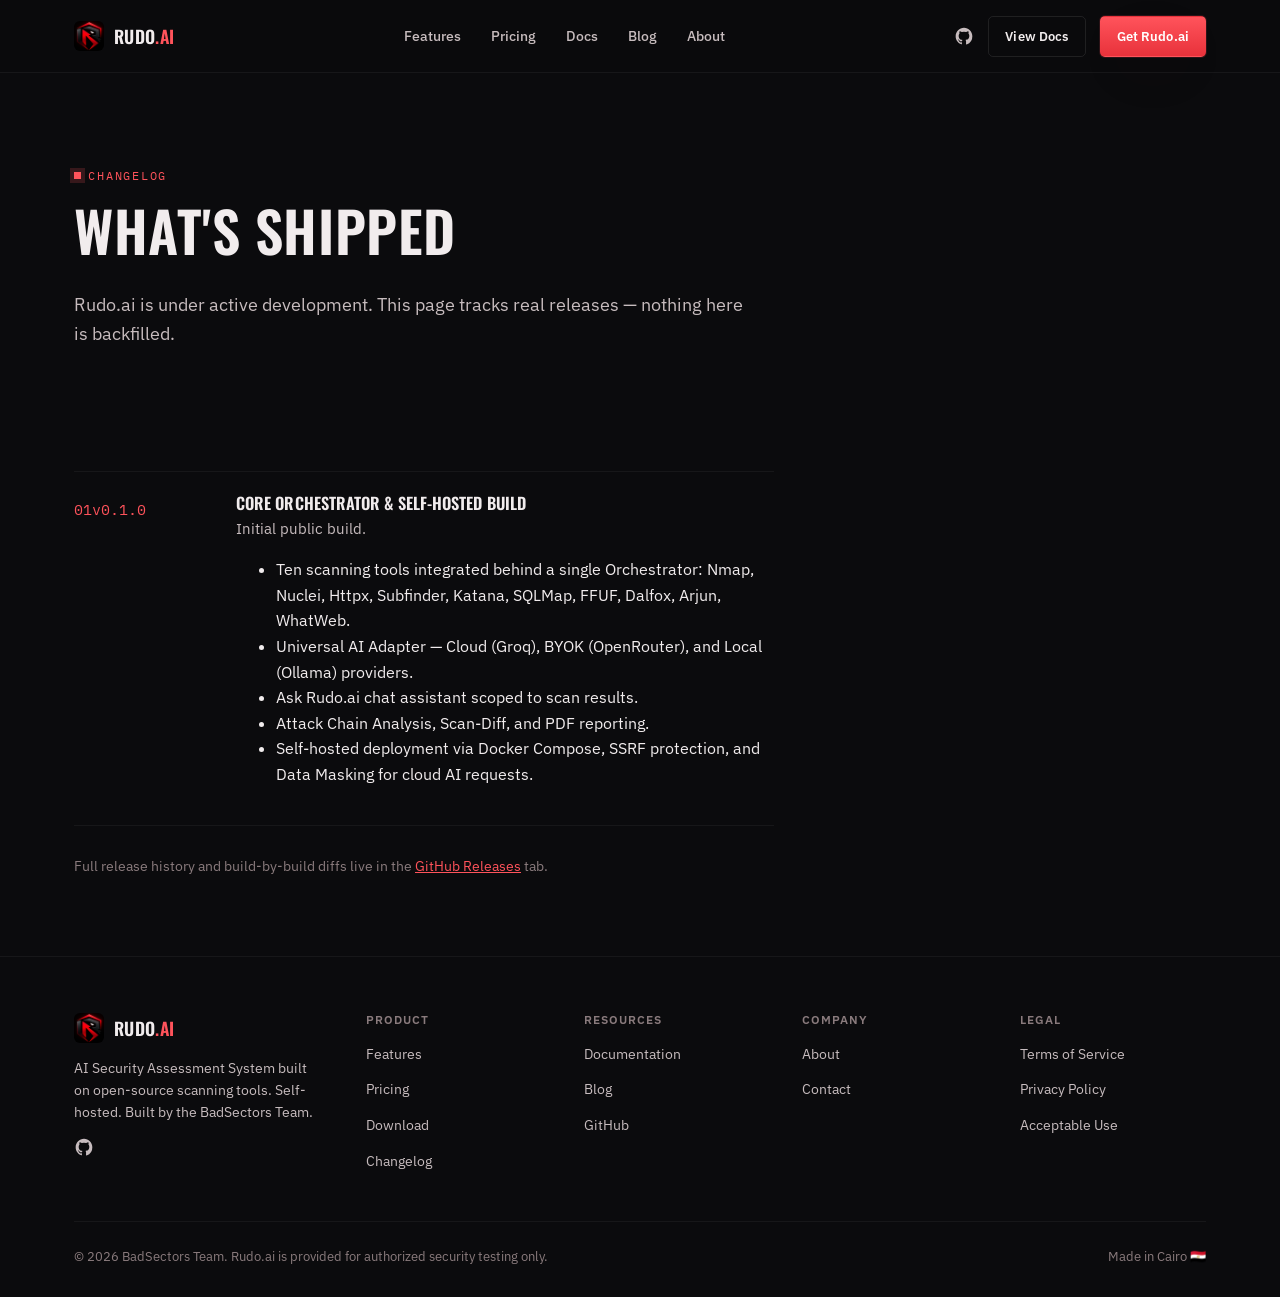
<file: changelog.html>
<!doctype html>
<html lang="en">
<head>
<meta charset="utf-8">
<meta name="viewport" content="width=device-width, initial-scale=1">
<title>Changelog — Rudo.ai</title>
<meta name="description" content="What's shipped in Rudo.ai, release by release.">
<link rel="canonical" href="https://rudo.ai/changelog.html">
<meta property="og:title" content="Rudo.ai — AI Security Assessment System">
<meta property="og:description" content="Unified open-source scanning. An AI brain that ranks and explains what it found. Self-hosted by default.">
<meta property="og:type" content="website">
<meta property="og:image" content="https://rudo.ai/assets/img/logo-512.png">
<meta name="twitter:card" content="summary_large_image">
<link rel="icon" type="image/png" sizes="32x32" href="./assets/img/favicon-32.png">
<link rel="icon" type="image/png" sizes="16x16" href="./assets/img/favicon-16.png">
<link rel="apple-touch-icon" href="./assets/img/apple-touch-icon.png">
<link rel="preconnect" href="https://fonts.googleapis.com">
<link rel="preconnect" href="https://fonts.gstatic.com" crossorigin>
<link href="https://fonts.googleapis.com/css2?family=Oswald:wght@500;600;700&family=IBM+Plex+Sans:wght@400;500;600;700&family=IBM+Plex+Mono:wght@400;500&display=swap" rel="stylesheet">
<link rel="stylesheet" href="./assets/css/styles.css">

</head>
<body class="">

<nav class="nav">
  <div class="container">
    <a class="brand" href="./">
      <img src="./assets/img/rudo-logo.png" alt="Rudo.ai">
      <span>RUDO<span class="brand-ai">.ai</span></span>
    </a>
    <ul class="nav-links">
      <li><a href="./features.html">Features</a></li>
      <li><a href="./pricing.html">Pricing</a></li>
      <li><a href="./docs.html">Docs</a></li>
      <li><a href="./blog/">Blog</a></li>
      <li><a href="./about.html">About</a></li>
    </ul>
    <div class="nav-cta">
      <a class="nav-gh" href="https://github.com/mvzen-ash/rudo.ai" aria-label="Rudo.ai on GitHub" target="_blank" rel="noopener"><svg viewBox="0 0 24 24" fill="currentColor"><path d="M12 2C6.48 2 2 6.58 2 12.25c0 4.53 2.87 8.37 6.84 9.73.5.1.68-.22.68-.49 0-.24-.01-1.04-.01-1.88-2.78.62-3.37-1.21-3.37-1.21-.46-1.19-1.11-1.51-1.11-1.51-.9-.63.07-.62.07-.62 1 .07 1.53 1.05 1.53 1.05.89 1.57 2.34 1.12 2.91.86.09-.66.35-1.12.63-1.38-2.22-.26-4.56-1.14-4.56-5.07 0-1.12.39-2.04 1.03-2.76-.1-.26-.45-1.3.1-2.72 0 0 .84-.28 2.75 1.05a9.3 9.3 0 0 1 5 0c1.91-1.33 2.75-1.05 2.75-1.05.55 1.42.2 2.46.1 2.72.64.72 1.03 1.64 1.03 2.76 0 3.94-2.34 4.8-4.57 5.06.36.32.68.96.68 1.94 0 1.4-.01 2.53-.01 2.87 0 .27.18.6.69.49A10.26 10.26 0 0 0 22 12.25C22 6.58 17.52 2 12 2Z"/></svg></a>
      <a class="btn btn-ghost btn-sm" href="./docs.html">View Docs</a>
      <a class="btn btn-primary btn-sm" href="./download.html" data-coming-soon>Get Rudo.ai</a>
    </div>
    <button class="nav-toggle" aria-label="Toggle menu" aria-expanded="false"><svg viewBox="0 0 24 24" fill="none" stroke="currentColor" stroke-width="1.8" stroke-linecap="round"><path d="M4 7h16M4 12h16M4 17h16"/></svg></button>
  </div>
</nav>



<header class="page-head">
  <div class="container">
    <span class="eyebrow">Changelog</span>
    <h1>What's shipped</h1>
    <p class="lede">Rudo.ai is under active development. This page tracks real releases — nothing here is backfilled.</p>
  </div>
</header>

<section class="section-tight">
  <div class="container">
    <div class="prose">
      <div class="step" style="border-top:1px solid var(--border-soft); grid-template-columns:140px 1fr;">
        <div class="step-num" style="font-family:var(--mono);">v0.1.0</div>
        <div>
          <h3>Core orchestrator &amp; self-hosted build</h3>
          <p class="small">Initial public build.</p>
          <ul>
            <li>Ten scanning tools integrated behind a single Orchestrator: Nmap, Nuclei, Httpx, Subfinder, Katana, SQLMap, FFUF, Dalfox, Arjun, WhatWeb.</li>
            <li>Universal AI Adapter — Cloud (Groq), BYOK (OpenRouter), and Local (Ollama) providers.</li>
            <li>Ask Rudo.ai chat assistant scoped to scan results.</li>
            <li>Attack Chain Analysis, Scan-Diff, and PDF reporting.</li>
            <li>Self-hosted deployment via Docker Compose, SSRF protection, and Data Masking for cloud AI requests.</li>
          </ul>
        </div>
      </div>
    </div>
    <p class="small" style="color:var(--text-mute);margin-top:30px;">Full release history and build-by-build diffs live in the <a href="https://github.com/mvzen-ash/rudo.ai/releases" style="color:var(--accent-2);" target="_blank" rel="noopener">GitHub Releases</a> tab.</p>
  </div>
</section>



<footer class="site-footer">
  <div class="container">
    <div class="footer-grid">
      <div class="footer-brand">
        <a class="brand" href="./" style="margin-bottom:14px;">
          <img src="./assets/img/rudo-logo.png" alt="Rudo.ai">
          <span>RUDO<span class="brand-ai">.ai</span></span>
        </a>
        <p>AI Security Assessment System built on open-source scanning tools. Self-hosted. Built by the BadSectors Team.</p>
        <a class="nav-gh" href="https://github.com/mvzen-ash/rudo.ai" target="_blank" rel="noopener" aria-label="Rudo.ai on GitHub"><svg viewBox="0 0 24 24" fill="currentColor"><path d="M12 2C6.48 2 2 6.58 2 12.25c0 4.53 2.87 8.37 6.84 9.73.5.1.68-.22.68-.49 0-.24-.01-1.04-.01-1.88-2.78.62-3.37-1.21-3.37-1.21-.46-1.19-1.11-1.51-1.11-1.51-.9-.63.07-.62.07-.62 1 .07 1.53 1.05 1.53 1.05.89 1.57 2.34 1.12 2.91.86.09-.66.35-1.12.63-1.38-2.22-.26-4.56-1.14-4.56-5.07 0-1.12.39-2.04 1.03-2.76-.1-.26-.45-1.3.1-2.72 0 0 .84-.28 2.75 1.05a9.3 9.3 0 0 1 5 0c1.91-1.33 2.75-1.05 2.75-1.05.55 1.42.2 2.46.1 2.72.64.72 1.03 1.64 1.03 2.76 0 3.94-2.34 4.8-4.57 5.06.36.32.68.96.68 1.94 0 1.4-.01 2.53-.01 2.87 0 .27.18.6.69.49A10.26 10.26 0 0 0 22 12.25C22 6.58 17.52 2 12 2Z"/></svg></a>
      </div>
      <div class="footer-col">
        <h4>Product</h4>
        <ul>
          <li><a href="./features.html">Features</a></li>
          <li><a href="./pricing.html">Pricing</a></li>
          <li><a href="./download.html">Download</a></li>
          <li><a href="./changelog.html">Changelog</a></li>
        </ul>
      </div>
      <div class="footer-col">
        <h4>Resources</h4>
        <ul>
          <li><a href="./docs.html">Documentation</a></li>
          <li><a href="./blog/">Blog</a></li>
          <li><a href="https://github.com/mvzen-ash/rudo.ai" target="_blank" rel="noopener">GitHub</a></li>
        </ul>
      </div>
      <div class="footer-col">
        <h4>Company</h4>
        <ul>
          <li><a href="./about.html">About</a></li>
          <li><a href="./contact.html">Contact</a></li>
        </ul>
      </div>
      <div class="footer-col">
        <h4>Legal</h4>
        <ul>
          <li><a href="./legal/terms.html">Terms of Service</a></li>
          <li><a href="./legal/privacy.html">Privacy Policy</a></li>
          <li><a href="./legal/acceptable-use.html">Acceptable Use</a></li>
        </ul>
      </div>
    </div>
    <div class="footer-bottom">
      <small>&copy; <span data-year></span> BadSectors Team. Rudo.ai is provided for authorized security testing only.</small>
      <small>Made in Cairo 🇪🇬</small>
    </div>
  </div>
</footer>

<div class="modal-overlay" id="coming-soon-modal" role="dialog" aria-modal="true" aria-labelledby="modal-title">
  <div class="modal">
    <button class="modal-close" data-modal-close aria-label="Close"><svg viewBox="0 0 24 24" fill="none" stroke="currentColor" stroke-width="1.8" stroke-linecap="round"><path d="M5 5l14 14M19 5 5 19"/></svg></button>
    <div class="modal-badge"><svg viewBox="0 0 24 24" fill="none" stroke="currentColor" stroke-width="1.7" stroke-linecap="round" stroke-linejoin="round"><circle cx="12" cy="12" r="9"/><path d="M12 7v5l3.2 2"/></svg></div>
    <h3 id="modal-title">Rudo.ai isn't public yet</h3>
    <p>The desktop app and licensing flow are still in development. Star the repo or watch releases to get notified the moment downloads open.</p>
    <div class="modal-actions">
      <a class="btn btn-primary btn-block" href="https://github.com/mvzen-ash/rudo.ai" target="_blank" rel="noopener"><svg viewBox="0 0 24 24" fill="currentColor"><path d="M12 2.5 14.6 9l6.9.5-5.3 4.5 1.7 6.6L12 17.3 6.1 20.6l1.7-6.6L2.5 9.5 9.4 9 12 2.5Z"/></svg> Star on GitHub</a>
      <button class="btn btn-ghost btn-block" data-modal-close>Maybe later</button>
    </div>
  </div>
</div>

<script src="./assets/js/main.js"></script>

</body>
</html>
</file>
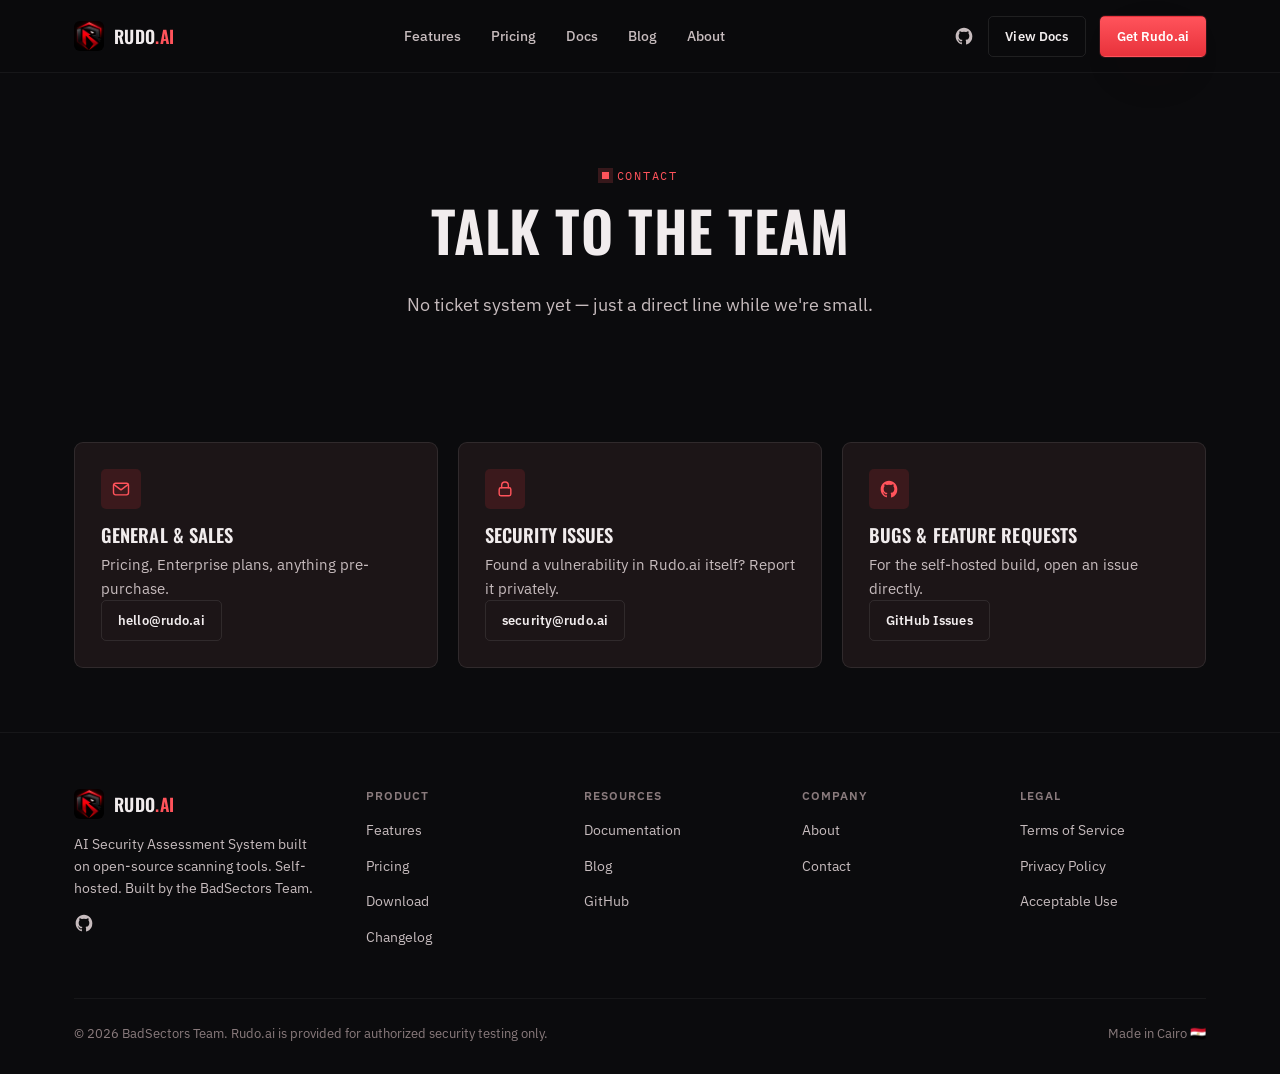
<file: contact.html>
<!doctype html>
<html lang="en">
<head>
<meta charset="utf-8">
<meta name="viewport" content="width=device-width, initial-scale=1">
<title>Contact — Rudo.ai</title>
<meta name="description" content="Reach the BadSectors Team for support, enterprise inquiries, or anything else about Rudo.ai.">
<link rel="canonical" href="https://rudo.ai/contact.html">
<meta property="og:title" content="Rudo.ai — AI Security Assessment System">
<meta property="og:description" content="Unified open-source scanning. An AI brain that ranks and explains what it found. Self-hosted by default.">
<meta property="og:type" content="website">
<meta property="og:image" content="https://rudo.ai/assets/img/logo-512.png">
<meta name="twitter:card" content="summary_large_image">
<link rel="icon" type="image/png" sizes="32x32" href="./assets/img/favicon-32.png">
<link rel="icon" type="image/png" sizes="16x16" href="./assets/img/favicon-16.png">
<link rel="apple-touch-icon" href="./assets/img/apple-touch-icon.png">
<link rel="preconnect" href="https://fonts.googleapis.com">
<link rel="preconnect" href="https://fonts.gstatic.com" crossorigin>
<link href="https://fonts.googleapis.com/css2?family=Oswald:wght@500;600;700&family=IBM+Plex+Sans:wght@400;500;600;700&family=IBM+Plex+Mono:wght@400;500&display=swap" rel="stylesheet">
<link rel="stylesheet" href="./assets/css/styles.css">

</head>
<body class="">

<nav class="nav">
  <div class="container">
    <a class="brand" href="./">
      <img src="./assets/img/rudo-logo.png" alt="Rudo.ai">
      <span>RUDO<span class="brand-ai">.ai</span></span>
    </a>
    <ul class="nav-links">
      <li><a href="./features.html">Features</a></li>
      <li><a href="./pricing.html">Pricing</a></li>
      <li><a href="./docs.html">Docs</a></li>
      <li><a href="./blog/">Blog</a></li>
      <li><a href="./about.html">About</a></li>
    </ul>
    <div class="nav-cta">
      <a class="nav-gh" href="https://github.com/mvzen-ash/rudo.ai" aria-label="Rudo.ai on GitHub" target="_blank" rel="noopener"><svg viewBox="0 0 24 24" fill="currentColor"><path d="M12 2C6.48 2 2 6.58 2 12.25c0 4.53 2.87 8.37 6.84 9.73.5.1.68-.22.68-.49 0-.24-.01-1.04-.01-1.88-2.78.62-3.37-1.21-3.37-1.21-.46-1.19-1.11-1.51-1.11-1.51-.9-.63.07-.62.07-.62 1 .07 1.53 1.05 1.53 1.05.89 1.57 2.34 1.12 2.91.86.09-.66.35-1.12.63-1.38-2.22-.26-4.56-1.14-4.56-5.07 0-1.12.39-2.04 1.03-2.76-.1-.26-.45-1.3.1-2.72 0 0 .84-.28 2.75 1.05a9.3 9.3 0 0 1 5 0c1.91-1.33 2.75-1.05 2.75-1.05.55 1.42.2 2.46.1 2.72.64.72 1.03 1.64 1.03 2.76 0 3.94-2.34 4.8-4.57 5.06.36.32.68.96.68 1.94 0 1.4-.01 2.53-.01 2.87 0 .27.18.6.69.49A10.26 10.26 0 0 0 22 12.25C22 6.58 17.52 2 12 2Z"/></svg></a>
      <a class="btn btn-ghost btn-sm" href="./docs.html">View Docs</a>
      <a class="btn btn-primary btn-sm" href="./download.html" data-coming-soon>Get Rudo.ai</a>
    </div>
    <button class="nav-toggle" aria-label="Toggle menu" aria-expanded="false"><svg viewBox="0 0 24 24" fill="none" stroke="currentColor" stroke-width="1.8" stroke-linecap="round"><path d="M4 7h16M4 12h16M4 17h16"/></svg></button>
  </div>
</nav>



<header class="page-head">
  <div class="container text-center">
    <span class="eyebrow">Contact</span>
    <h1 style="max-width:none;">Talk to the team</h1>
    <p class="lede" style="margin-inline:auto;">No ticket system yet — just a direct line while we're small.</p>
  </div>
</header>

<section class="section-tight">
  <div class="container">
    <div class="grid grid-3">
      <div class="card">
        <div class="card-icon"><svg viewBox="0 0 24 24" fill="none" stroke="currentColor" stroke-width="1.7" stroke-linecap="round" stroke-linejoin="round"><rect x="3" y="5" width="18" height="14" rx="2.5"/><path d="m4 7 8 6 8-6"/></svg></div>
        <h3>General &amp; sales</h3>
        <p>Pricing, Enterprise plans, anything pre-purchase.</p>
        <a class="btn btn-ghost btn-sm" href="mailto:hello@rudo.ai">hello@rudo.ai</a>
      </div>
      <div class="card">
        <div class="card-icon"><svg viewBox="0 0 24 24" fill="none" stroke="currentColor" stroke-width="1.7" stroke-linecap="round" stroke-linejoin="round"><rect x="5" y="10.5" width="14" height="9.5" rx="2"/><path d="M8 10.5V7.5a4 4 0 0 1 8 0v3"/></svg></div>
        <h3>Security issues</h3>
        <p>Found a vulnerability in Rudo.ai itself? Report it privately.</p>
        <a class="btn btn-ghost btn-sm" href="mailto:security@rudo.ai">security@rudo.ai</a>
      </div>
      <div class="card">
        <div class="card-icon"><svg viewBox="0 0 24 24" fill="currentColor"><path d="M12 2C6.48 2 2 6.58 2 12.25c0 4.53 2.87 8.37 6.84 9.73.5.1.68-.22.68-.49 0-.24-.01-1.04-.01-1.88-2.78.62-3.37-1.21-3.37-1.21-.46-1.19-1.11-1.51-1.11-1.51-.9-.63.07-.62.07-.62 1 .07 1.53 1.05 1.53 1.05.89 1.57 2.34 1.12 2.91.86.09-.66.35-1.12.63-1.38-2.22-.26-4.56-1.14-4.56-5.07 0-1.12.39-2.04 1.03-2.76-.1-.26-.45-1.3.1-2.72 0 0 .84-.28 2.75 1.05a9.3 9.3 0 0 1 5 0c1.91-1.33 2.75-1.05 2.75-1.05.55 1.42.2 2.46.1 2.72.64.72 1.03 1.64 1.03 2.76 0 3.94-2.34 4.8-4.57 5.06.36.32.68.96.68 1.94 0 1.4-.01 2.53-.01 2.87 0 .27.18.6.69.49A10.26 10.26 0 0 0 22 12.25C22 6.58 17.52 2 12 2Z"/></svg></div>
        <h3>Bugs &amp; feature requests</h3>
        <p>For the self-hosted build, open an issue directly.</p>
        <a class="btn btn-ghost btn-sm" href="https://github.com/mvzen-ash/rudo.ai/issues" target="_blank" rel="noopener">GitHub Issues</a>
      </div>
    </div>
  </div>
</section>



<footer class="site-footer">
  <div class="container">
    <div class="footer-grid">
      <div class="footer-brand">
        <a class="brand" href="./" style="margin-bottom:14px;">
          <img src="./assets/img/rudo-logo.png" alt="Rudo.ai">
          <span>RUDO<span class="brand-ai">.ai</span></span>
        </a>
        <p>AI Security Assessment System built on open-source scanning tools. Self-hosted. Built by the BadSectors Team.</p>
        <a class="nav-gh" href="https://github.com/mvzen-ash/rudo.ai" target="_blank" rel="noopener" aria-label="Rudo.ai on GitHub"><svg viewBox="0 0 24 24" fill="currentColor"><path d="M12 2C6.48 2 2 6.58 2 12.25c0 4.53 2.87 8.37 6.84 9.73.5.1.68-.22.68-.49 0-.24-.01-1.04-.01-1.88-2.78.62-3.37-1.21-3.37-1.21-.46-1.19-1.11-1.51-1.11-1.51-.9-.63.07-.62.07-.62 1 .07 1.53 1.05 1.53 1.05.89 1.57 2.34 1.12 2.91.86.09-.66.35-1.12.63-1.38-2.22-.26-4.56-1.14-4.56-5.07 0-1.12.39-2.04 1.03-2.76-.1-.26-.45-1.3.1-2.72 0 0 .84-.28 2.75 1.05a9.3 9.3 0 0 1 5 0c1.91-1.33 2.75-1.05 2.75-1.05.55 1.42.2 2.46.1 2.72.64.72 1.03 1.64 1.03 2.76 0 3.94-2.34 4.8-4.57 5.06.36.32.68.96.68 1.94 0 1.4-.01 2.53-.01 2.87 0 .27.18.6.69.49A10.26 10.26 0 0 0 22 12.25C22 6.58 17.52 2 12 2Z"/></svg></a>
      </div>
      <div class="footer-col">
        <h4>Product</h4>
        <ul>
          <li><a href="./features.html">Features</a></li>
          <li><a href="./pricing.html">Pricing</a></li>
          <li><a href="./download.html">Download</a></li>
          <li><a href="./changelog.html">Changelog</a></li>
        </ul>
      </div>
      <div class="footer-col">
        <h4>Resources</h4>
        <ul>
          <li><a href="./docs.html">Documentation</a></li>
          <li><a href="./blog/">Blog</a></li>
          <li><a href="https://github.com/mvzen-ash/rudo.ai" target="_blank" rel="noopener">GitHub</a></li>
        </ul>
      </div>
      <div class="footer-col">
        <h4>Company</h4>
        <ul>
          <li><a href="./about.html">About</a></li>
          <li><a href="./contact.html">Contact</a></li>
        </ul>
      </div>
      <div class="footer-col">
        <h4>Legal</h4>
        <ul>
          <li><a href="./legal/terms.html">Terms of Service</a></li>
          <li><a href="./legal/privacy.html">Privacy Policy</a></li>
          <li><a href="./legal/acceptable-use.html">Acceptable Use</a></li>
        </ul>
      </div>
    </div>
    <div class="footer-bottom">
      <small>&copy; <span data-year></span> BadSectors Team. Rudo.ai is provided for authorized security testing only.</small>
      <small>Made in Cairo 🇪🇬</small>
    </div>
  </div>
</footer>

<div class="modal-overlay" id="coming-soon-modal" role="dialog" aria-modal="true" aria-labelledby="modal-title">
  <div class="modal">
    <button class="modal-close" data-modal-close aria-label="Close"><svg viewBox="0 0 24 24" fill="none" stroke="currentColor" stroke-width="1.8" stroke-linecap="round"><path d="M5 5l14 14M19 5 5 19"/></svg></button>
    <div class="modal-badge"><svg viewBox="0 0 24 24" fill="none" stroke="currentColor" stroke-width="1.7" stroke-linecap="round" stroke-linejoin="round"><circle cx="12" cy="12" r="9"/><path d="M12 7v5l3.2 2"/></svg></div>
    <h3 id="modal-title">Rudo.ai isn't public yet</h3>
    <p>The desktop app and licensing flow are still in development. Star the repo or watch releases to get notified the moment downloads open.</p>
    <div class="modal-actions">
      <a class="btn btn-primary btn-block" href="https://github.com/mvzen-ash/rudo.ai" target="_blank" rel="noopener"><svg viewBox="0 0 24 24" fill="currentColor"><path d="M12 2.5 14.6 9l6.9.5-5.3 4.5 1.7 6.6L12 17.3 6.1 20.6l1.7-6.6L2.5 9.5 9.4 9 12 2.5Z"/></svg> Star on GitHub</a>
      <button class="btn btn-ghost btn-block" data-modal-close>Maybe later</button>
    </div>
  </div>
</div>

<script src="./assets/js/main.js"></script>

</body>
</html>
</file>
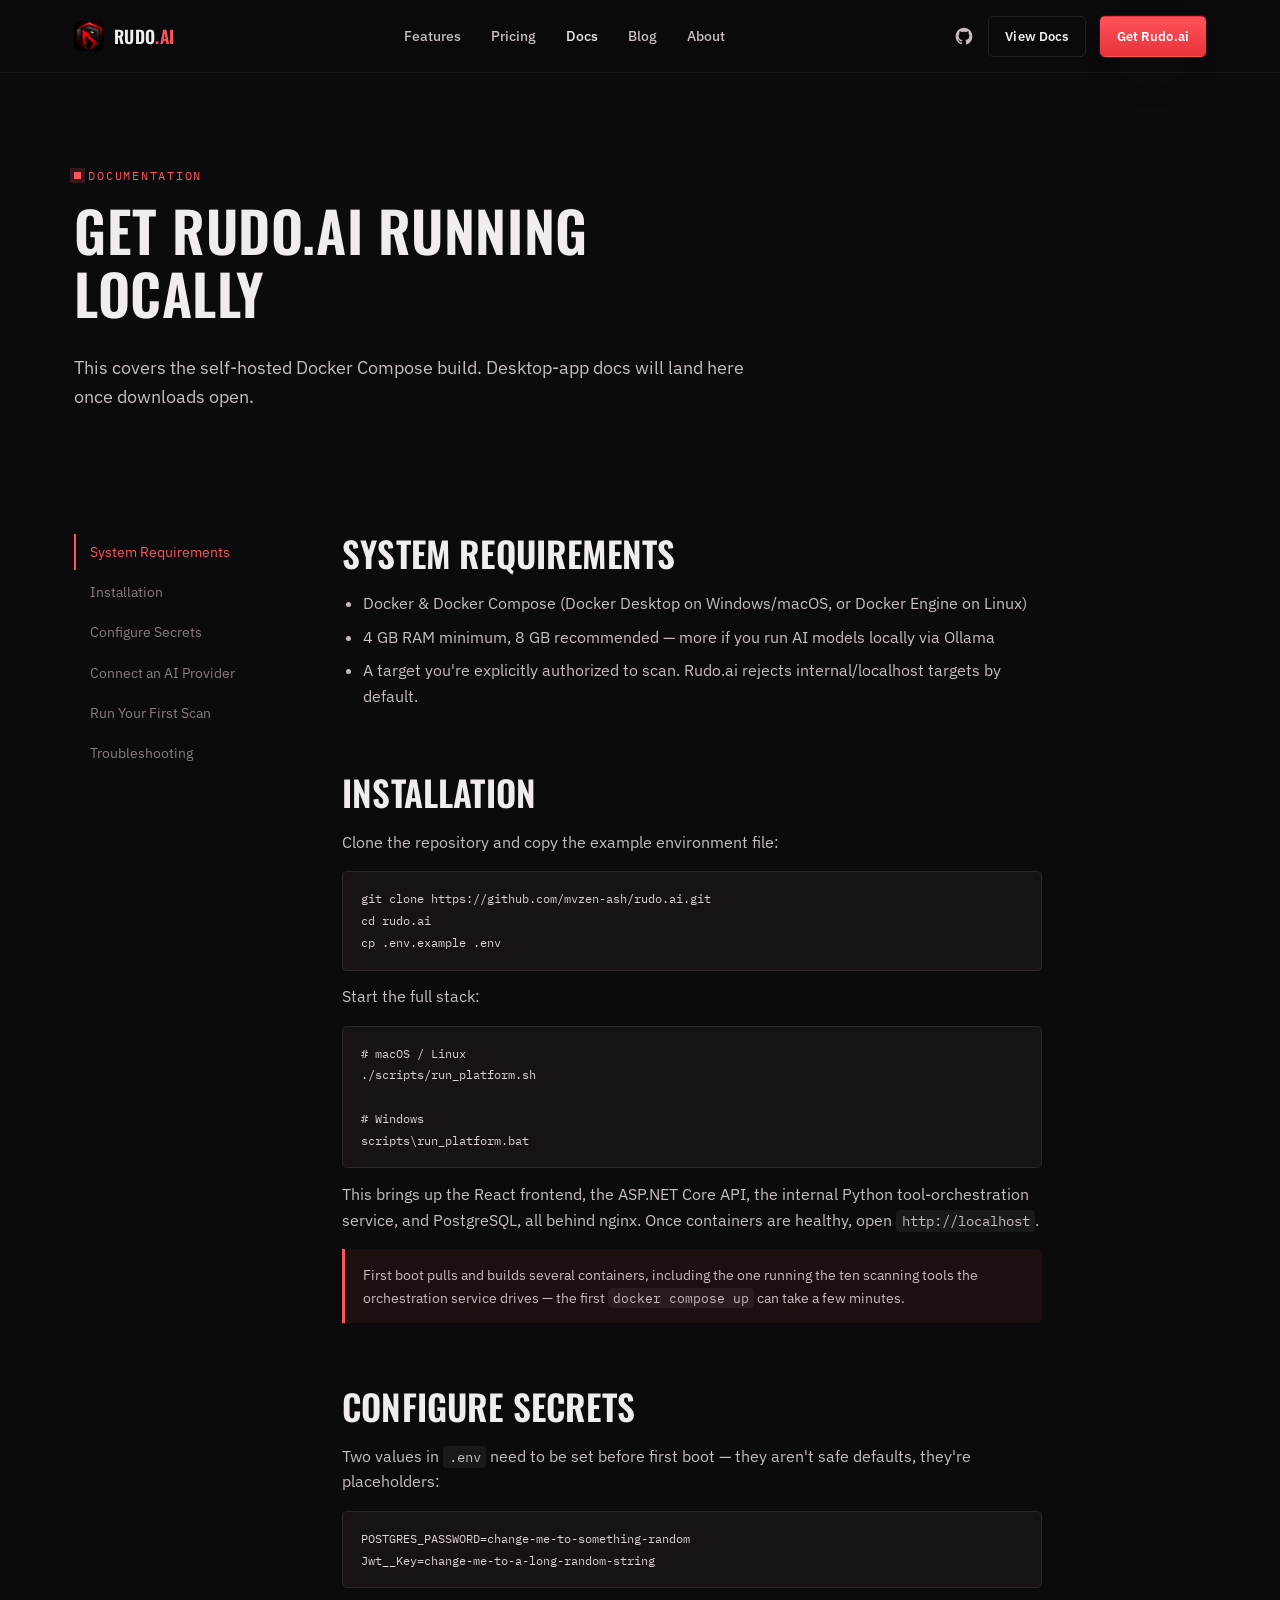
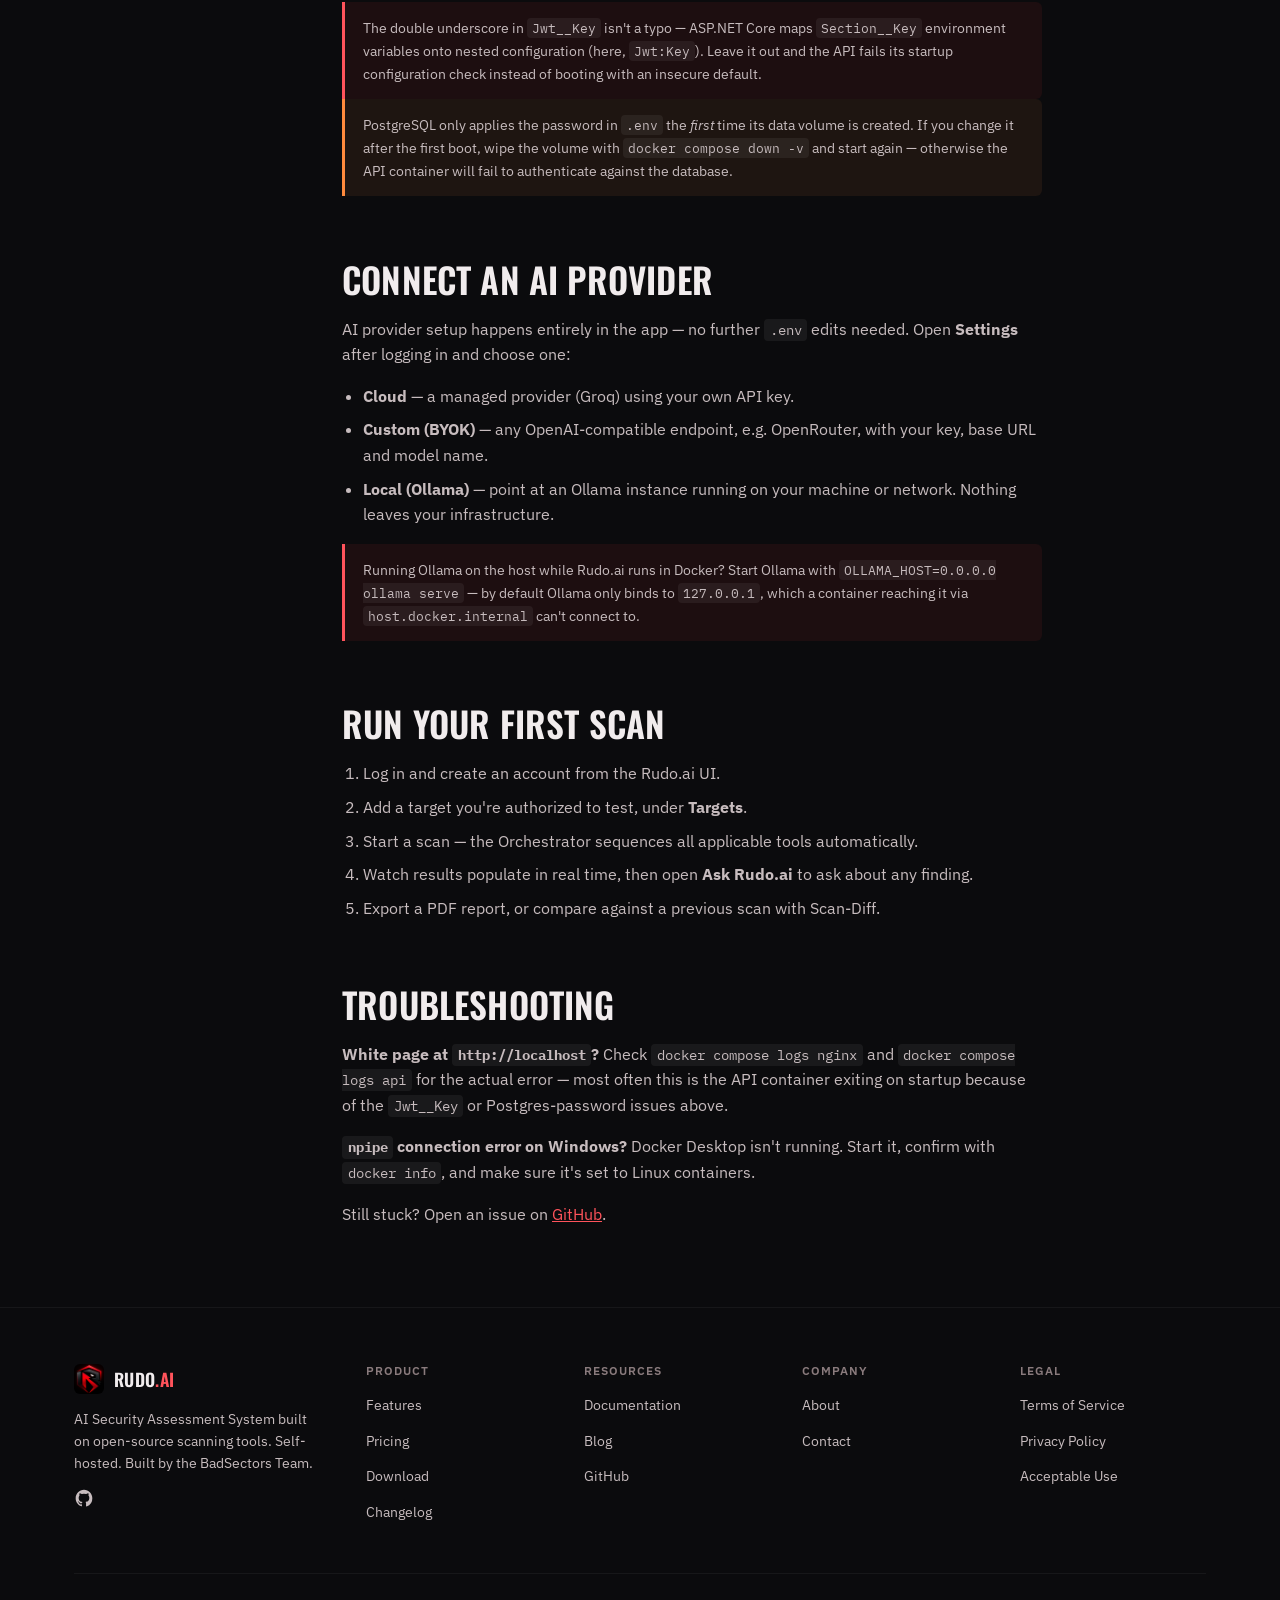
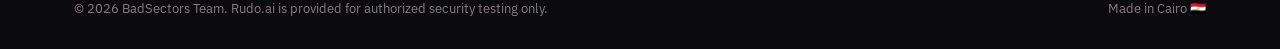
<file: docs.html>
<!doctype html>
<html lang="en">
<head>
<meta charset="utf-8">
<meta name="viewport" content="width=device-width, initial-scale=1">
<title>Documentation — Rudo.ai</title>
<meta name="description" content="Install Rudo.ai locally with Docker Compose, configure secrets, connect an AI provider, and run your first scan.">
<link rel="canonical" href="https://rudo.ai/docs.html">
<meta property="og:title" content="Rudo.ai — AI Security Assessment System">
<meta property="og:description" content="Unified open-source scanning. An AI brain that ranks and explains what it found. Self-hosted by default.">
<meta property="og:type" content="website">
<meta property="og:image" content="https://rudo.ai/assets/img/logo-512.png">
<meta name="twitter:card" content="summary_large_image">
<link rel="icon" type="image/png" sizes="32x32" href="./assets/img/favicon-32.png">
<link rel="icon" type="image/png" sizes="16x16" href="./assets/img/favicon-16.png">
<link rel="apple-touch-icon" href="./assets/img/apple-touch-icon.png">
<link rel="preconnect" href="https://fonts.googleapis.com">
<link rel="preconnect" href="https://fonts.gstatic.com" crossorigin>
<link href="https://fonts.googleapis.com/css2?family=Oswald:wght@500;600;700&family=IBM+Plex+Sans:wght@400;500;600;700&family=IBM+Plex+Mono:wght@400;500&display=swap" rel="stylesheet">
<link rel="stylesheet" href="./assets/css/styles.css">

</head>
<body class="">

<nav class="nav">
  <div class="container">
    <a class="brand" href="./">
      <img src="./assets/img/rudo-logo.png" alt="Rudo.ai">
      <span>RUDO<span class="brand-ai">.ai</span></span>
    </a>
    <ul class="nav-links">
      <li><a href="./features.html">Features</a></li>
      <li><a href="./pricing.html">Pricing</a></li>
      <li><a href="./docs.html">Docs</a></li>
      <li><a href="./blog/">Blog</a></li>
      <li><a href="./about.html">About</a></li>
    </ul>
    <div class="nav-cta">
      <a class="nav-gh" href="https://github.com/mvzen-ash/rudo.ai" aria-label="Rudo.ai on GitHub" target="_blank" rel="noopener"><svg viewBox="0 0 24 24" fill="currentColor"><path d="M12 2C6.48 2 2 6.58 2 12.25c0 4.53 2.87 8.37 6.84 9.73.5.1.68-.22.68-.49 0-.24-.01-1.04-.01-1.88-2.78.62-3.37-1.21-3.37-1.21-.46-1.19-1.11-1.51-1.11-1.51-.9-.63.07-.62.07-.62 1 .07 1.53 1.05 1.53 1.05.89 1.57 2.34 1.12 2.91.86.09-.66.35-1.12.63-1.38-2.22-.26-4.56-1.14-4.56-5.07 0-1.12.39-2.04 1.03-2.76-.1-.26-.45-1.3.1-2.72 0 0 .84-.28 2.75 1.05a9.3 9.3 0 0 1 5 0c1.91-1.33 2.75-1.05 2.75-1.05.55 1.42.2 2.46.1 2.72.64.72 1.03 1.64 1.03 2.76 0 3.94-2.34 4.8-4.57 5.06.36.32.68.96.68 1.94 0 1.4-.01 2.53-.01 2.87 0 .27.18.6.69.49A10.26 10.26 0 0 0 22 12.25C22 6.58 17.52 2 12 2Z"/></svg></a>
      <a class="btn btn-ghost btn-sm" href="./docs.html">View Docs</a>
      <a class="btn btn-primary btn-sm" href="./download.html" data-coming-soon>Get Rudo.ai</a>
    </div>
    <button class="nav-toggle" aria-label="Toggle menu" aria-expanded="false"><svg viewBox="0 0 24 24" fill="none" stroke="currentColor" stroke-width="1.8" stroke-linecap="round"><path d="M4 7h16M4 12h16M4 17h16"/></svg></button>
  </div>
</nav>



<header class="page-head">
  <div class="container">
    <span class="eyebrow">Documentation</span>
    <h1>Get Rudo.ai running locally</h1>
    <p class="lede">This covers the self-hosted Docker Compose build. Desktop-app docs will land here once downloads open.</p>
  </div>
</header>

<section class="section-tight">
  <div class="container">
    <div class="docs-layout">
      <nav class="docs-toc">
        <a href="#requirements">System Requirements</a>
        <a href="#install">Installation</a>
        <a href="#secrets">Configure Secrets</a>
        <a href="#ai">Connect an AI Provider</a>
        <a href="#first-scan">Run Your First Scan</a>
        <a href="#troubleshooting">Troubleshooting</a>
      </nav>

      <div class="docs-body prose">
        <h2 id="requirements">System Requirements</h2>
        <ul>
          <li>Docker &amp; Docker Compose (Docker Desktop on Windows/macOS, or Docker Engine on Linux)</li>
          <li>4 GB RAM minimum, 8 GB recommended — more if you run AI models locally via Ollama</li>
          <li>A target you're explicitly authorized to scan. Rudo.ai rejects internal/localhost targets by default.</li>
        </ul>

        <h2 id="install">Installation</h2>
        <p>Clone the repository and copy the example environment file:</p>
        <pre><code>git clone https://github.com/mvzen-ash/rudo.ai.git
cd rudo.ai
cp .env.example .env</code></pre>
        <p>Start the full stack:</p>
        <pre><code># macOS / Linux
./scripts/run_platform.sh

# Windows
scripts\run_platform.bat</code></pre>
        <p>This brings up the React frontend, the ASP.NET Core API, the internal Python tool-orchestration service, and PostgreSQL, all behind nginx. Once containers are healthy, open <code>http://localhost</code>.</p>
        <div class="note">First boot pulls and builds several containers, including the one running the ten scanning tools the orchestration service drives — the first <code>docker compose up</code> can take a few minutes.</div>

        <h2 id="secrets">Configure Secrets</h2>
        <p>Two values in <code>.env</code> need to be set before first boot — they aren't safe defaults, they're placeholders:</p>
        <pre><code>POSTGRES_PASSWORD=change-me-to-something-random
Jwt__Key=change-me-to-a-long-random-string</code></pre>
        <div class="note">The double underscore in <code>Jwt__Key</code> isn't a typo — ASP.NET Core maps <code>Section__Key</code> environment variables onto nested configuration (here, <code>Jwt:Key</code>). Leave it out and the API fails its startup configuration check instead of booting with an insecure default.</div>
        <div class="note warn">PostgreSQL only applies the password in <code>.env</code> the <em>first</em> time its data volume is created. If you change it after the first boot, wipe the volume with <code>docker compose down -v</code> and start again — otherwise the API container will fail to authenticate against the database.</div>

        <h2 id="ai">Connect an AI Provider</h2>
        <p>AI provider setup happens entirely in the app — no further <code>.env</code> edits needed. Open <strong>Settings</strong> after logging in and choose one:</p>
        <ul>
          <li><strong>Cloud</strong> — a managed provider (Groq) using your own API key.</li>
          <li><strong>Custom (BYOK)</strong> — any OpenAI-compatible endpoint, e.g. OpenRouter, with your key, base URL and model name.</li>
          <li><strong>Local (Ollama)</strong> — point at an Ollama instance running on your machine or network. Nothing leaves your infrastructure.</li>
        </ul>
        <div class="note">Running Ollama on the host while Rudo.ai runs in Docker? Start Ollama with <code>OLLAMA_HOST=0.0.0.0 ollama serve</code> — by default Ollama only binds to <code>127.0.0.1</code>, which a container reaching it via <code>host.docker.internal</code> can't connect to.</div>

        <h2 id="first-scan">Run Your First Scan</h2>
        <ol>
          <li>Log in and create an account from the Rudo.ai UI.</li>
          <li>Add a target you're authorized to test, under <strong>Targets</strong>.</li>
          <li>Start a scan — the Orchestrator sequences all applicable tools automatically.</li>
          <li>Watch results populate in real time, then open <strong>Ask Rudo.ai</strong> to ask about any finding.</li>
          <li>Export a PDF report, or compare against a previous scan with Scan-Diff.</li>
        </ol>

        <h2 id="troubleshooting">Troubleshooting</h2>
        <p><strong>White page at <code>http://localhost</code>?</strong> Check <code>docker compose logs nginx</code> and <code>docker compose logs api</code> for the actual error — most often this is the API container exiting on startup because of the <code>Jwt__Key</code> or Postgres-password issues above.</p>
        <p><strong><code>npipe</code> connection error on Windows?</strong> Docker Desktop isn't running. Start it, confirm with <code>docker info</code>, and make sure it's set to Linux containers.</p>
        <p>Still stuck? Open an issue on <a href="https://github.com/mvzen-ash/rudo.ai/issues" style="color:var(--accent-2);" target="_blank" rel="noopener">GitHub</a>.</p>
      </div>
    </div>
  </div>
</section>



<footer class="site-footer">
  <div class="container">
    <div class="footer-grid">
      <div class="footer-brand">
        <a class="brand" href="./" style="margin-bottom:14px;">
          <img src="./assets/img/rudo-logo.png" alt="Rudo.ai">
          <span>RUDO<span class="brand-ai">.ai</span></span>
        </a>
        <p>AI Security Assessment System built on open-source scanning tools. Self-hosted. Built by the BadSectors Team.</p>
        <a class="nav-gh" href="https://github.com/mvzen-ash/rudo.ai" target="_blank" rel="noopener" aria-label="Rudo.ai on GitHub"><svg viewBox="0 0 24 24" fill="currentColor"><path d="M12 2C6.48 2 2 6.58 2 12.25c0 4.53 2.87 8.37 6.84 9.73.5.1.68-.22.68-.49 0-.24-.01-1.04-.01-1.88-2.78.62-3.37-1.21-3.37-1.21-.46-1.19-1.11-1.51-1.11-1.51-.9-.63.07-.62.07-.62 1 .07 1.53 1.05 1.53 1.05.89 1.57 2.34 1.12 2.91.86.09-.66.35-1.12.63-1.38-2.22-.26-4.56-1.14-4.56-5.07 0-1.12.39-2.04 1.03-2.76-.1-.26-.45-1.3.1-2.72 0 0 .84-.28 2.75 1.05a9.3 9.3 0 0 1 5 0c1.91-1.33 2.75-1.05 2.75-1.05.55 1.42.2 2.46.1 2.72.64.72 1.03 1.64 1.03 2.76 0 3.94-2.34 4.8-4.57 5.06.36.32.68.96.68 1.94 0 1.4-.01 2.53-.01 2.87 0 .27.18.6.69.49A10.26 10.26 0 0 0 22 12.25C22 6.58 17.52 2 12 2Z"/></svg></a>
      </div>
      <div class="footer-col">
        <h4>Product</h4>
        <ul>
          <li><a href="./features.html">Features</a></li>
          <li><a href="./pricing.html">Pricing</a></li>
          <li><a href="./download.html">Download</a></li>
          <li><a href="./changelog.html">Changelog</a></li>
        </ul>
      </div>
      <div class="footer-col">
        <h4>Resources</h4>
        <ul>
          <li><a href="./docs.html">Documentation</a></li>
          <li><a href="./blog/">Blog</a></li>
          <li><a href="https://github.com/mvzen-ash/rudo.ai" target="_blank" rel="noopener">GitHub</a></li>
        </ul>
      </div>
      <div class="footer-col">
        <h4>Company</h4>
        <ul>
          <li><a href="./about.html">About</a></li>
          <li><a href="./contact.html">Contact</a></li>
        </ul>
      </div>
      <div class="footer-col">
        <h4>Legal</h4>
        <ul>
          <li><a href="./legal/terms.html">Terms of Service</a></li>
          <li><a href="./legal/privacy.html">Privacy Policy</a></li>
          <li><a href="./legal/acceptable-use.html">Acceptable Use</a></li>
        </ul>
      </div>
    </div>
    <div class="footer-bottom">
      <small>&copy; <span data-year></span> BadSectors Team. Rudo.ai is provided for authorized security testing only.</small>
      <small>Made in Cairo 🇪🇬</small>
    </div>
  </div>
</footer>

<div class="modal-overlay" id="coming-soon-modal" role="dialog" aria-modal="true" aria-labelledby="modal-title">
  <div class="modal">
    <button class="modal-close" data-modal-close aria-label="Close"><svg viewBox="0 0 24 24" fill="none" stroke="currentColor" stroke-width="1.8" stroke-linecap="round"><path d="M5 5l14 14M19 5 5 19"/></svg></button>
    <div class="modal-badge"><svg viewBox="0 0 24 24" fill="none" stroke="currentColor" stroke-width="1.7" stroke-linecap="round" stroke-linejoin="round"><circle cx="12" cy="12" r="9"/><path d="M12 7v5l3.2 2"/></svg></div>
    <h3 id="modal-title">Rudo.ai isn't public yet</h3>
    <p>The desktop app and licensing flow are still in development. Star the repo or watch releases to get notified the moment downloads open.</p>
    <div class="modal-actions">
      <a class="btn btn-primary btn-block" href="https://github.com/mvzen-ash/rudo.ai" target="_blank" rel="noopener"><svg viewBox="0 0 24 24" fill="currentColor"><path d="M12 2.5 14.6 9l6.9.5-5.3 4.5 1.7 6.6L12 17.3 6.1 20.6l1.7-6.6L2.5 9.5 9.4 9 12 2.5Z"/></svg> Star on GitHub</a>
      <button class="btn btn-ghost btn-block" data-modal-close>Maybe later</button>
    </div>
  </div>
</div>

<script src="./assets/js/main.js"></script>

</body>
</html>
</file>
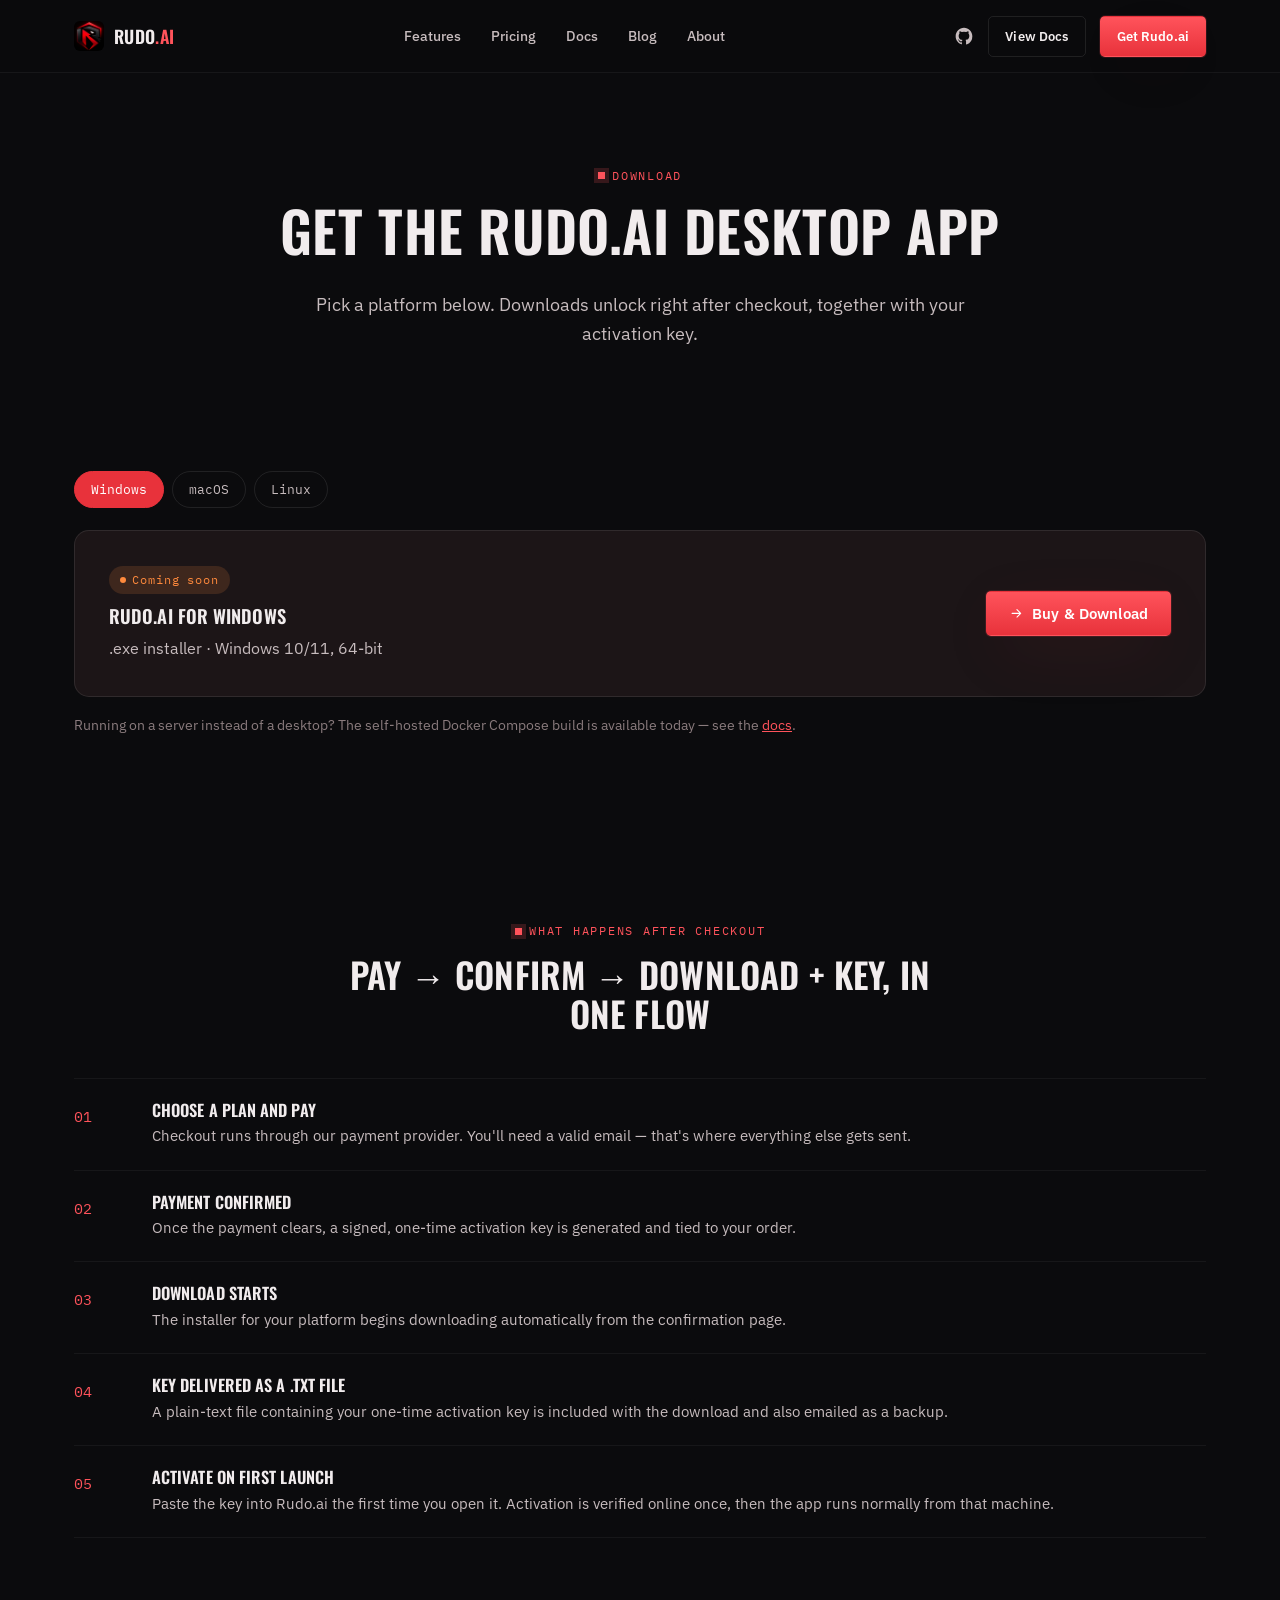
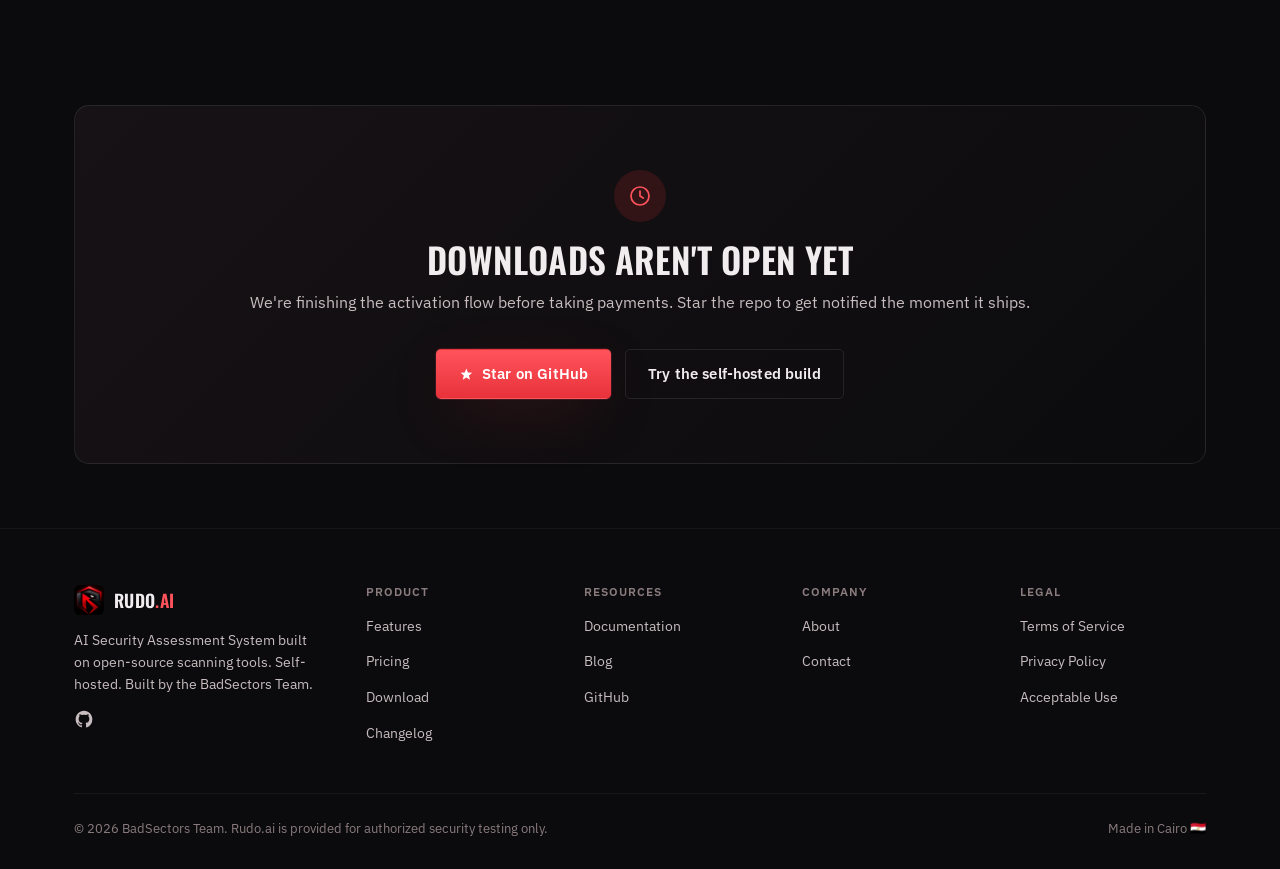
<file: download.html>
<!doctype html>
<html lang="en">
<head>
<meta charset="utf-8">
<meta name="viewport" content="width=device-width, initial-scale=1">
<title>Download — Rudo.ai</title>
<meta name="description" content="Download Rudo.ai for Windows, macOS or Linux. Desktop app downloads open after checkout.">
<link rel="canonical" href="https://rudo.ai/download.html">
<meta property="og:title" content="Rudo.ai — AI Security Assessment System">
<meta property="og:description" content="Unified open-source scanning. An AI brain that ranks and explains what it found. Self-hosted by default.">
<meta property="og:type" content="website">
<meta property="og:image" content="https://rudo.ai/assets/img/logo-512.png">
<meta name="twitter:card" content="summary_large_image">
<link rel="icon" type="image/png" sizes="32x32" href="./assets/img/favicon-32.png">
<link rel="icon" type="image/png" sizes="16x16" href="./assets/img/favicon-16.png">
<link rel="apple-touch-icon" href="./assets/img/apple-touch-icon.png">
<link rel="preconnect" href="https://fonts.googleapis.com">
<link rel="preconnect" href="https://fonts.gstatic.com" crossorigin>
<link href="https://fonts.googleapis.com/css2?family=Oswald:wght@500;600;700&family=IBM+Plex+Sans:wght@400;500;600;700&family=IBM+Plex+Mono:wght@400;500&display=swap" rel="stylesheet">
<link rel="stylesheet" href="./assets/css/styles.css">

</head>
<body class="">

<nav class="nav">
  <div class="container">
    <a class="brand" href="./">
      <img src="./assets/img/rudo-logo.png" alt="Rudo.ai">
      <span>RUDO<span class="brand-ai">.ai</span></span>
    </a>
    <ul class="nav-links">
      <li><a href="./features.html">Features</a></li>
      <li><a href="./pricing.html">Pricing</a></li>
      <li><a href="./docs.html">Docs</a></li>
      <li><a href="./blog/">Blog</a></li>
      <li><a href="./about.html">About</a></li>
    </ul>
    <div class="nav-cta">
      <a class="nav-gh" href="https://github.com/mvzen-ash/rudo.ai" aria-label="Rudo.ai on GitHub" target="_blank" rel="noopener"><svg viewBox="0 0 24 24" fill="currentColor"><path d="M12 2C6.48 2 2 6.58 2 12.25c0 4.53 2.87 8.37 6.84 9.73.5.1.68-.22.68-.49 0-.24-.01-1.04-.01-1.88-2.78.62-3.37-1.21-3.37-1.21-.46-1.19-1.11-1.51-1.11-1.51-.9-.63.07-.62.07-.62 1 .07 1.53 1.05 1.53 1.05.89 1.57 2.34 1.12 2.91.86.09-.66.35-1.12.63-1.38-2.22-.26-4.56-1.14-4.56-5.07 0-1.12.39-2.04 1.03-2.76-.1-.26-.45-1.3.1-2.72 0 0 .84-.28 2.75 1.05a9.3 9.3 0 0 1 5 0c1.91-1.33 2.75-1.05 2.75-1.05.55 1.42.2 2.46.1 2.72.64.72 1.03 1.64 1.03 2.76 0 3.94-2.34 4.8-4.57 5.06.36.32.68.96.68 1.94 0 1.4-.01 2.53-.01 2.87 0 .27.18.6.69.49A10.26 10.26 0 0 0 22 12.25C22 6.58 17.52 2 12 2Z"/></svg></a>
      <a class="btn btn-ghost btn-sm" href="./docs.html">View Docs</a>
      <a class="btn btn-primary btn-sm" href="./download.html" data-coming-soon>Get Rudo.ai</a>
    </div>
    <button class="nav-toggle" aria-label="Toggle menu" aria-expanded="false"><svg viewBox="0 0 24 24" fill="none" stroke="currentColor" stroke-width="1.8" stroke-linecap="round"><path d="M4 7h16M4 12h16M4 17h16"/></svg></button>
  </div>
</nav>



<header class="page-head">
  <div class="container text-center">
    <span class="eyebrow">Download</span>
    <h1 style="max-width:none;">Get the Rudo.ai desktop app</h1>
    <p class="lede" style="margin-inline:auto;">Pick a platform below. Downloads unlock right after checkout, together with your activation key.</p>
  </div>
</header>

<section class="section-tight">
  <div class="container">
    <div class="os-tabs" role="tablist" aria-label="Operating system">
      <button class="os-tab active" data-os="windows">Windows</button>
      <button class="os-tab" data-os="macos">macOS</button>
      <button class="os-tab" data-os="linux">Linux</button>
    </div>

    <div data-os-panel="windows">
      <div class="download-card">
        <div>
          <span class="soon-badge">Coming soon</span>
          <h3 style="margin-top:12px;">Rudo.ai for Windows</h3>
          <p style="margin-bottom:0;">.exe installer · Windows 10/11, 64-bit</p>
        </div>
        <button class="btn btn-primary" data-coming-soon><svg viewBox="0 0 24 24" fill="none" stroke="currentColor" stroke-width="1.8" stroke-linecap="round" stroke-linejoin="round"><path d="M5 12h14M13 6l6 6-6 6"/></svg> Buy &amp; Download</button>
      </div>
    </div>
    <div data-os-panel="macos" style="display:none;">
      <div class="download-card">
        <div>
          <span class="soon-badge">Coming soon</span>
          <h3 style="margin-top:12px;">Rudo.ai for macOS</h3>
          <p style="margin-bottom:0;">.dmg · Apple Silicon &amp; Intel</p>
        </div>
        <button class="btn btn-primary" data-coming-soon><svg viewBox="0 0 24 24" fill="none" stroke="currentColor" stroke-width="1.8" stroke-linecap="round" stroke-linejoin="round"><path d="M5 12h14M13 6l6 6-6 6"/></svg> Buy &amp; Download</button>
      </div>
    </div>
    <div data-os-panel="linux" style="display:none;">
      <div class="download-card">
        <div>
          <span class="soon-badge">Coming soon</span>
          <h3 style="margin-top:12px;">Rudo.ai for Linux</h3>
          <p style="margin-bottom:0;">.AppImage · x86_64</p>
        </div>
        <button class="btn btn-primary" data-coming-soon><svg viewBox="0 0 24 24" fill="none" stroke="currentColor" stroke-width="1.8" stroke-linecap="round" stroke-linejoin="round"><path d="M5 12h14M13 6l6 6-6 6"/></svg> Buy &amp; Download</button>
      </div>
    </div>

    <p class="small" style="margin-top:18px;color:var(--text-mute);">Running on a server instead of a desktop? The self-hosted Docker Compose build is available today — see the <a href="./docs.html" style="color:var(--accent-2);">docs</a>.</p>
  </div>
</section>

<section class="section">
  <div class="container">
    <div class="section-head">
      <span class="eyebrow">What happens after checkout</span>
      <h2>Pay → confirm → download + key, in one flow</h2>
    </div>
    <div class="steps">
      <div class="step">
        <div class="step-num"></div>
        <div><h3>Choose a plan and pay</h3><p>Checkout runs through our payment provider. You'll need a valid email — that's where everything else gets sent.</p></div>
      </div>
      <div class="step">
        <div class="step-num"></div>
        <div><h3>Payment confirmed</h3><p>Once the payment clears, a signed, one-time activation key is generated and tied to your order.</p></div>
      </div>
      <div class="step">
        <div class="step-num"></div>
        <div><h3>Download starts</h3><p>The installer for your platform begins downloading automatically from the confirmation page.</p></div>
      </div>
      <div class="step">
        <div class="step-num"></div>
        <div><h3>Key delivered as a .txt file</h3><p>A plain-text file containing your one-time activation key is included with the download and also emailed as a backup.</p></div>
      </div>
      <div class="step">
        <div class="step-num"></div>
        <div><h3>Activate on first launch</h3><p>Paste the key into Rudo.ai the first time you open it. Activation is verified online once, then the app runs normally from that machine.</p></div>
      </div>
    </div>
  </div>
</section>

<section class="section-tight">
  <div class="container">
    <div class="cta-band">
      <div class="modal-badge" style="margin-bottom:18px;"><svg viewBox="0 0 24 24" fill="none" stroke="currentColor" stroke-width="1.7" stroke-linecap="round" stroke-linejoin="round"><circle cx="12" cy="12" r="9"/><path d="M12 7v5l3.2 2"/></svg></div>
      <h2>Downloads aren't open yet</h2>
      <p>We're finishing the activation flow before taking payments. Star the repo to get notified the moment it ships.</p>
      <div class="hero-cta">
        <a class="btn btn-primary" href="https://github.com/mvzen-ash/rudo.ai" target="_blank" rel="noopener"><svg viewBox="0 0 24 24" fill="currentColor"><path d="M12 2.5 14.6 9l6.9.5-5.3 4.5 1.7 6.6L12 17.3 6.1 20.6l1.7-6.6L2.5 9.5 9.4 9 12 2.5Z"/></svg> Star on GitHub</a>
        <a class="btn btn-ghost" href="./docs.html">Try the self-hosted build</a>
      </div>
    </div>
  </div>
</section>



<footer class="site-footer">
  <div class="container">
    <div class="footer-grid">
      <div class="footer-brand">
        <a class="brand" href="./" style="margin-bottom:14px;">
          <img src="./assets/img/rudo-logo.png" alt="Rudo.ai">
          <span>RUDO<span class="brand-ai">.ai</span></span>
        </a>
        <p>AI Security Assessment System built on open-source scanning tools. Self-hosted. Built by the BadSectors Team.</p>
        <a class="nav-gh" href="https://github.com/mvzen-ash/rudo.ai" target="_blank" rel="noopener" aria-label="Rudo.ai on GitHub"><svg viewBox="0 0 24 24" fill="currentColor"><path d="M12 2C6.48 2 2 6.58 2 12.25c0 4.53 2.87 8.37 6.84 9.73.5.1.68-.22.68-.49 0-.24-.01-1.04-.01-1.88-2.78.62-3.37-1.21-3.37-1.21-.46-1.19-1.11-1.51-1.11-1.51-.9-.63.07-.62.07-.62 1 .07 1.53 1.05 1.53 1.05.89 1.57 2.34 1.12 2.91.86.09-.66.35-1.12.63-1.38-2.22-.26-4.56-1.14-4.56-5.07 0-1.12.39-2.04 1.03-2.76-.1-.26-.45-1.3.1-2.72 0 0 .84-.28 2.75 1.05a9.3 9.3 0 0 1 5 0c1.91-1.33 2.75-1.05 2.75-1.05.55 1.42.2 2.46.1 2.72.64.72 1.03 1.64 1.03 2.76 0 3.94-2.34 4.8-4.57 5.06.36.32.68.96.68 1.94 0 1.4-.01 2.53-.01 2.87 0 .27.18.6.69.49A10.26 10.26 0 0 0 22 12.25C22 6.58 17.52 2 12 2Z"/></svg></a>
      </div>
      <div class="footer-col">
        <h4>Product</h4>
        <ul>
          <li><a href="./features.html">Features</a></li>
          <li><a href="./pricing.html">Pricing</a></li>
          <li><a href="./download.html">Download</a></li>
          <li><a href="./changelog.html">Changelog</a></li>
        </ul>
      </div>
      <div class="footer-col">
        <h4>Resources</h4>
        <ul>
          <li><a href="./docs.html">Documentation</a></li>
          <li><a href="./blog/">Blog</a></li>
          <li><a href="https://github.com/mvzen-ash/rudo.ai" target="_blank" rel="noopener">GitHub</a></li>
        </ul>
      </div>
      <div class="footer-col">
        <h4>Company</h4>
        <ul>
          <li><a href="./about.html">About</a></li>
          <li><a href="./contact.html">Contact</a></li>
        </ul>
      </div>
      <div class="footer-col">
        <h4>Legal</h4>
        <ul>
          <li><a href="./legal/terms.html">Terms of Service</a></li>
          <li><a href="./legal/privacy.html">Privacy Policy</a></li>
          <li><a href="./legal/acceptable-use.html">Acceptable Use</a></li>
        </ul>
      </div>
    </div>
    <div class="footer-bottom">
      <small>&copy; <span data-year></span> BadSectors Team. Rudo.ai is provided for authorized security testing only.</small>
      <small>Made in Cairo 🇪🇬</small>
    </div>
  </div>
</footer>

<div class="modal-overlay" id="coming-soon-modal" role="dialog" aria-modal="true" aria-labelledby="modal-title">
  <div class="modal">
    <button class="modal-close" data-modal-close aria-label="Close"><svg viewBox="0 0 24 24" fill="none" stroke="currentColor" stroke-width="1.8" stroke-linecap="round"><path d="M5 5l14 14M19 5 5 19"/></svg></button>
    <div class="modal-badge"><svg viewBox="0 0 24 24" fill="none" stroke="currentColor" stroke-width="1.7" stroke-linecap="round" stroke-linejoin="round"><circle cx="12" cy="12" r="9"/><path d="M12 7v5l3.2 2"/></svg></div>
    <h3 id="modal-title">Rudo.ai isn't public yet</h3>
    <p>The desktop app and licensing flow are still in development. Star the repo or watch releases to get notified the moment downloads open.</p>
    <div class="modal-actions">
      <a class="btn btn-primary btn-block" href="https://github.com/mvzen-ash/rudo.ai" target="_blank" rel="noopener"><svg viewBox="0 0 24 24" fill="currentColor"><path d="M12 2.5 14.6 9l6.9.5-5.3 4.5 1.7 6.6L12 17.3 6.1 20.6l1.7-6.6L2.5 9.5 9.4 9 12 2.5Z"/></svg> Star on GitHub</a>
      <button class="btn btn-ghost btn-block" data-modal-close>Maybe later</button>
    </div>
  </div>
</div>

<script src="./assets/js/main.js"></script>

</body>
</html>
</file>
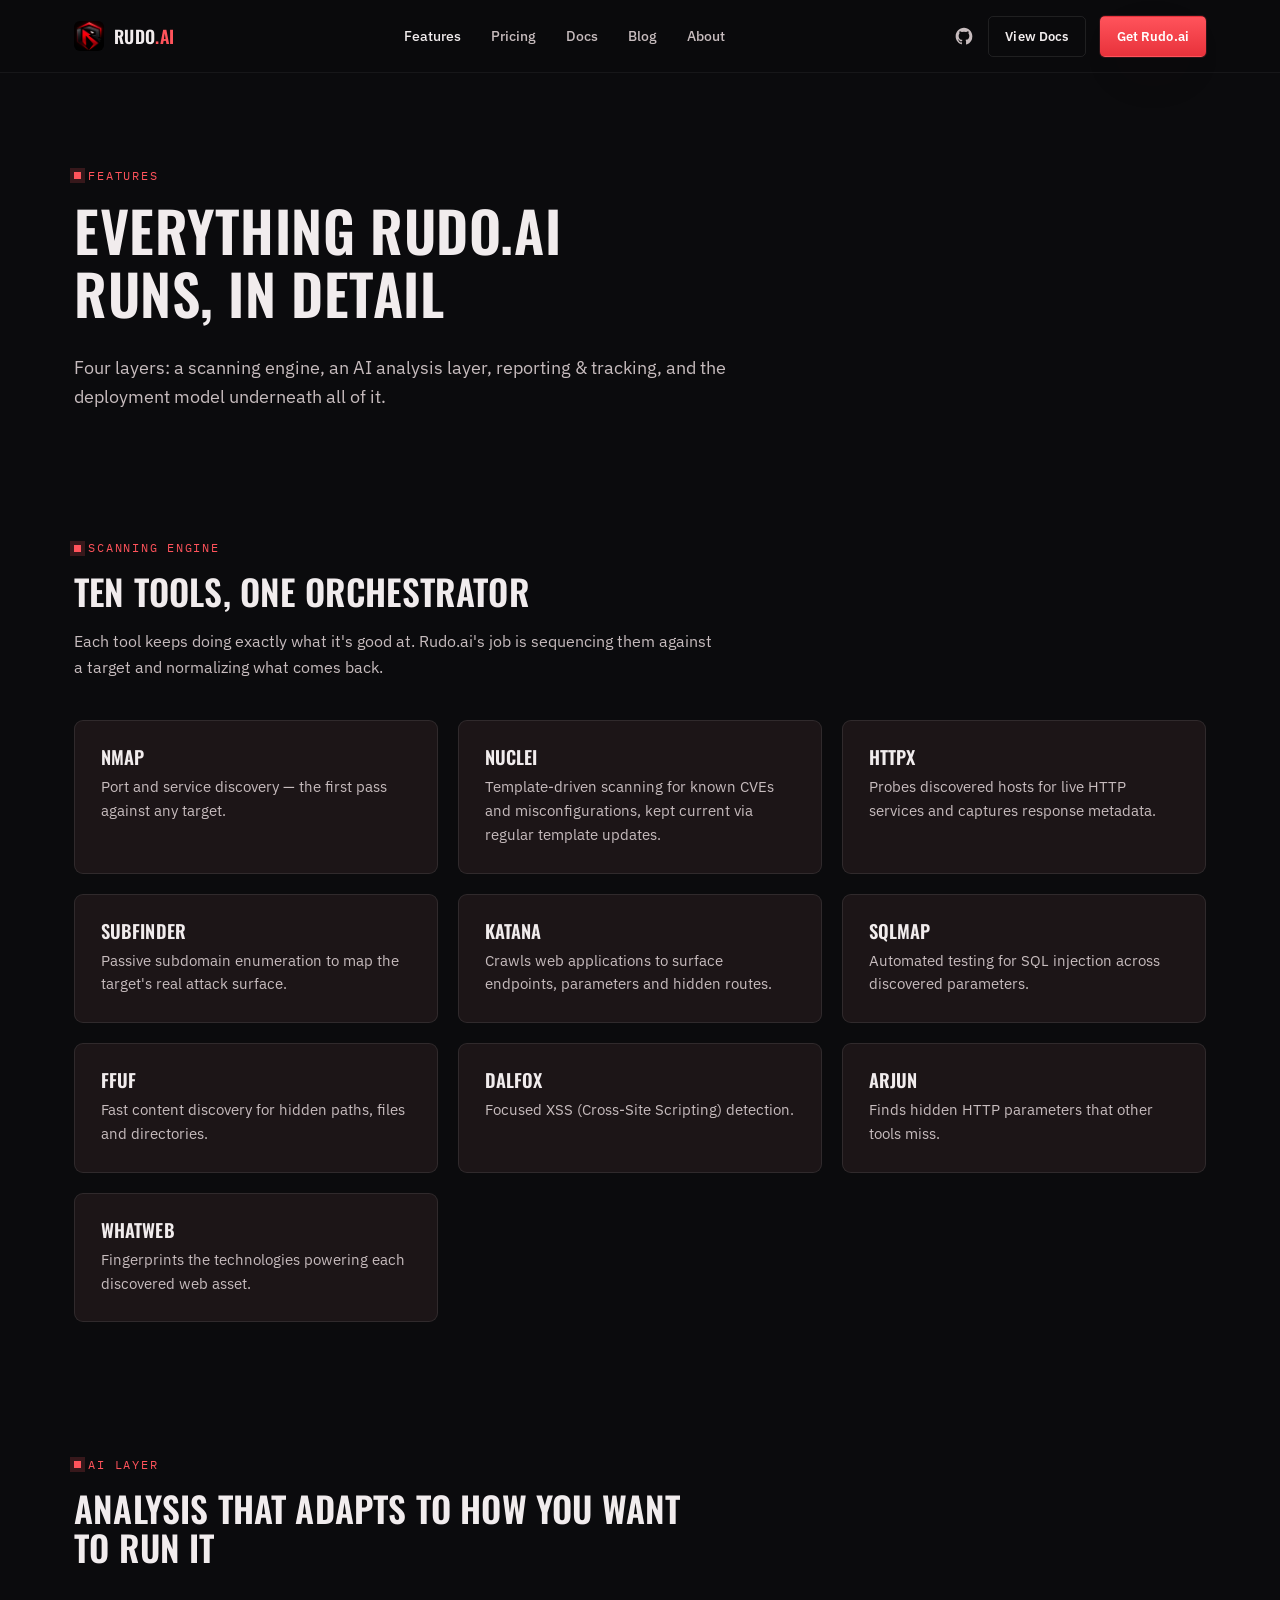
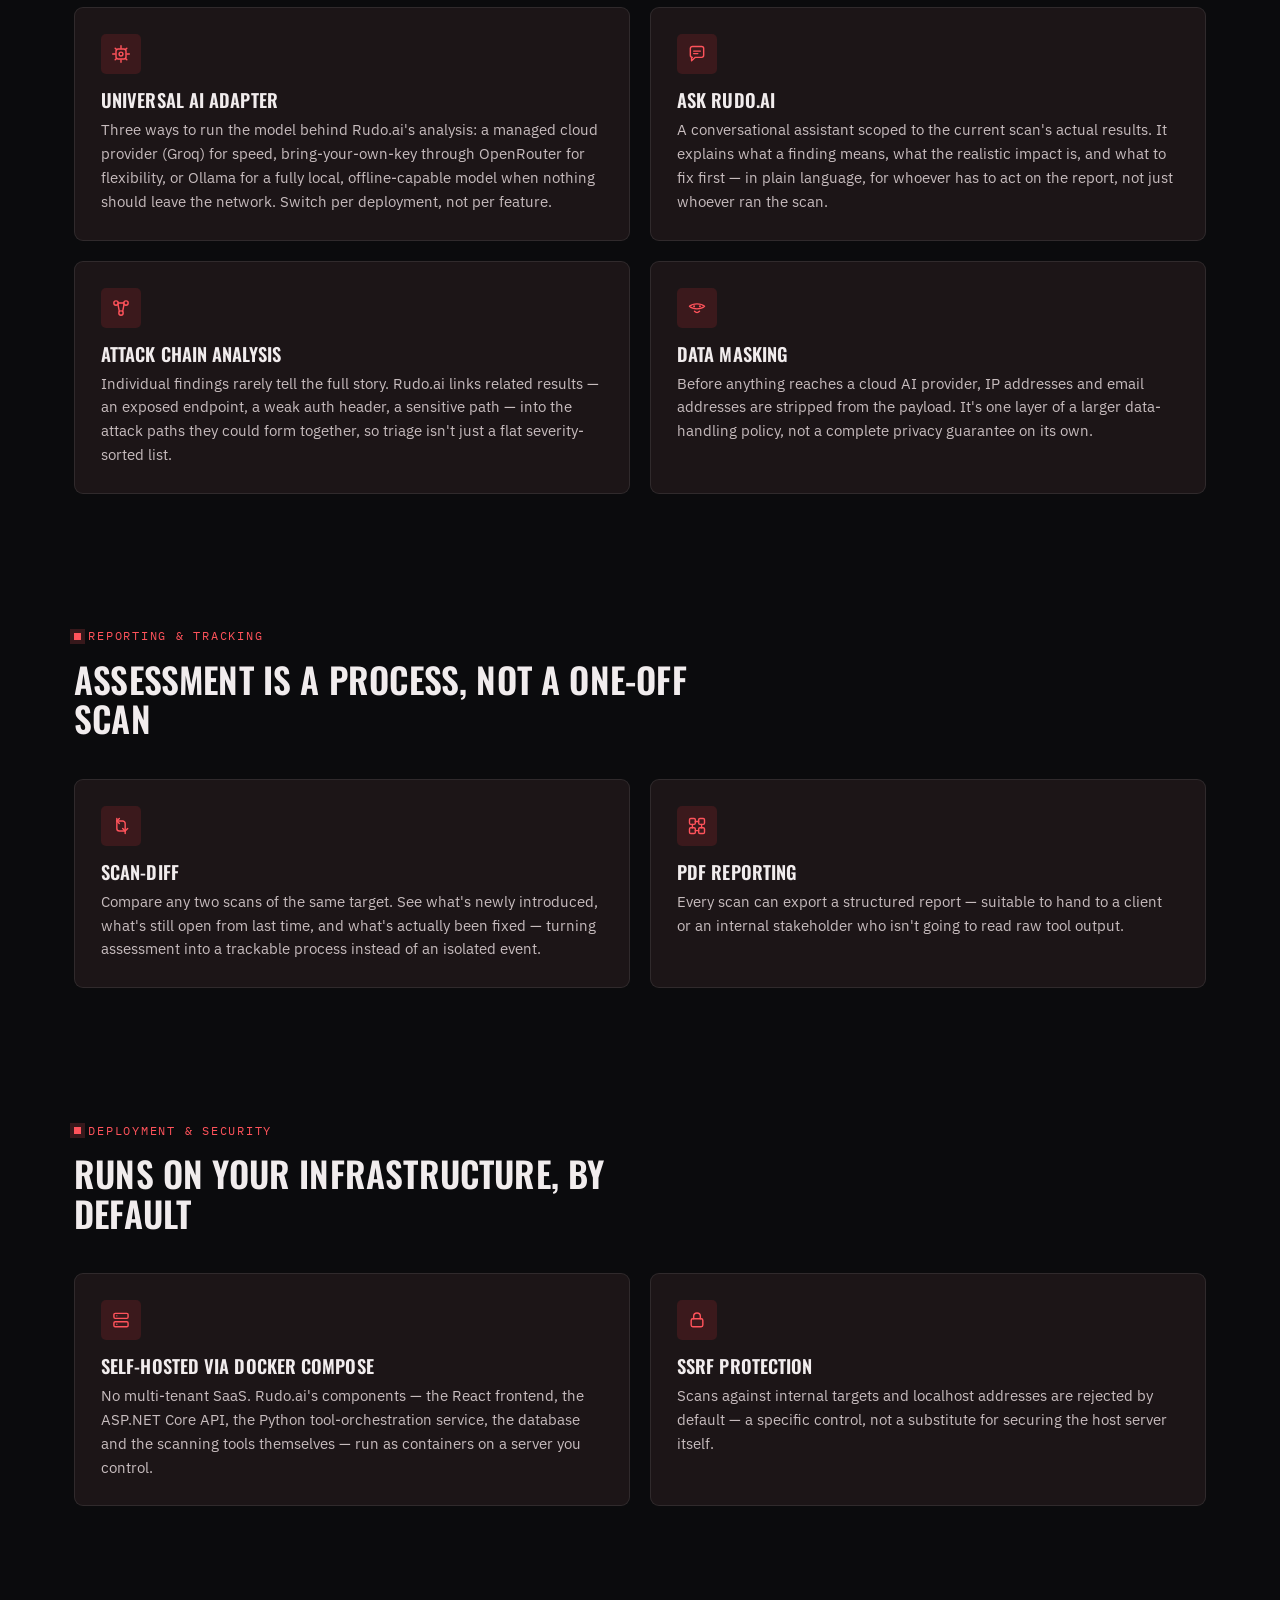
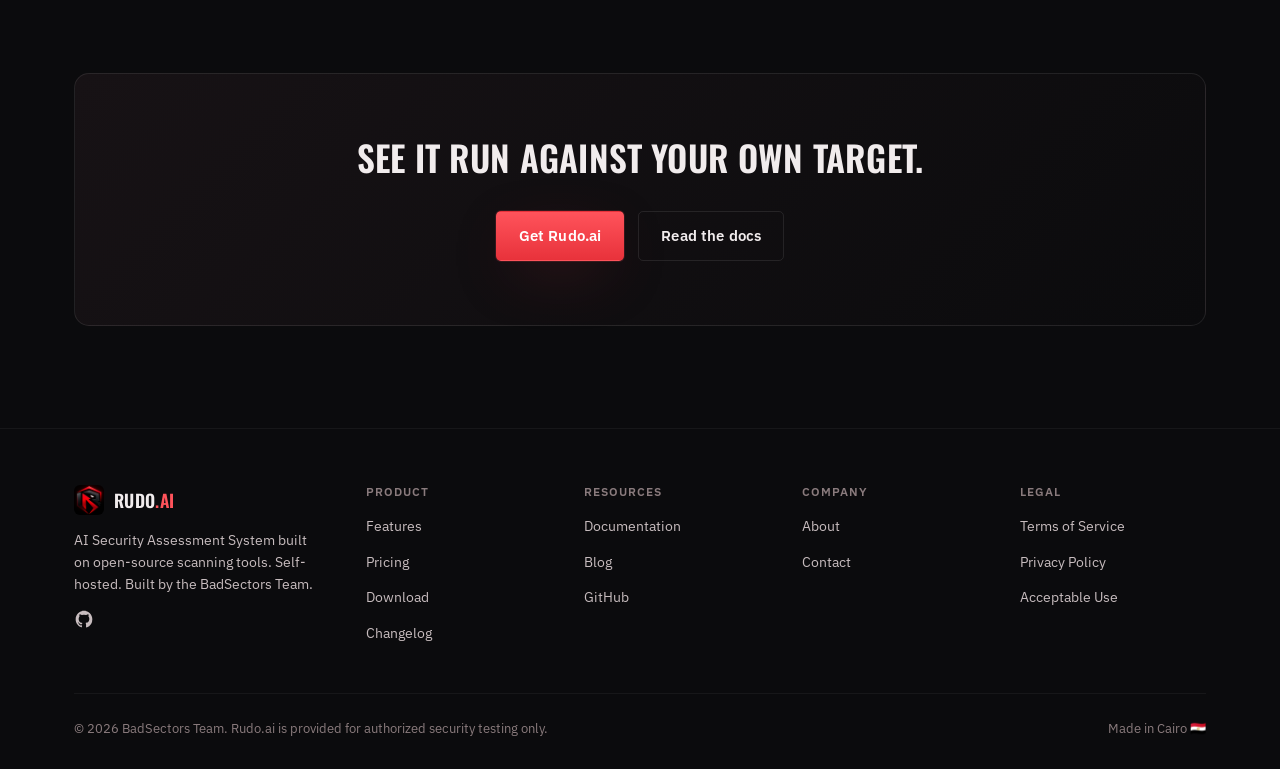
<file: features.html>
<!doctype html>
<html lang="en">
<head>
<meta charset="utf-8">
<meta name="viewport" content="width=device-width, initial-scale=1">
<title>Features — Rudo.ai</title>
<meta name="description" content="What Rudo.ai does: a unified scanning orchestrator, a multi-provider AI engine, attack-chain analysis, Scan-Diff tracking, and self-hosted deployment.">
<link rel="canonical" href="https://rudo.ai/features.html">
<meta property="og:title" content="Rudo.ai — AI Security Assessment System">
<meta property="og:description" content="Unified open-source scanning. An AI brain that ranks and explains what it found. Self-hosted by default.">
<meta property="og:type" content="website">
<meta property="og:image" content="https://rudo.ai/assets/img/logo-512.png">
<meta name="twitter:card" content="summary_large_image">
<link rel="icon" type="image/png" sizes="32x32" href="./assets/img/favicon-32.png">
<link rel="icon" type="image/png" sizes="16x16" href="./assets/img/favicon-16.png">
<link rel="apple-touch-icon" href="./assets/img/apple-touch-icon.png">
<link rel="preconnect" href="https://fonts.googleapis.com">
<link rel="preconnect" href="https://fonts.gstatic.com" crossorigin>
<link href="https://fonts.googleapis.com/css2?family=Oswald:wght@500;600;700&family=IBM+Plex+Sans:wght@400;500;600;700&family=IBM+Plex+Mono:wght@400;500&display=swap" rel="stylesheet">
<link rel="stylesheet" href="./assets/css/styles.css">

</head>
<body class="">

<nav class="nav">
  <div class="container">
    <a class="brand" href="./">
      <img src="./assets/img/rudo-logo.png" alt="Rudo.ai">
      <span>RUDO<span class="brand-ai">.ai</span></span>
    </a>
    <ul class="nav-links">
      <li><a href="./features.html">Features</a></li>
      <li><a href="./pricing.html">Pricing</a></li>
      <li><a href="./docs.html">Docs</a></li>
      <li><a href="./blog/">Blog</a></li>
      <li><a href="./about.html">About</a></li>
    </ul>
    <div class="nav-cta">
      <a class="nav-gh" href="https://github.com/mvzen-ash/rudo.ai" aria-label="Rudo.ai on GitHub" target="_blank" rel="noopener"><svg viewBox="0 0 24 24" fill="currentColor"><path d="M12 2C6.48 2 2 6.58 2 12.25c0 4.53 2.87 8.37 6.84 9.73.5.1.68-.22.68-.49 0-.24-.01-1.04-.01-1.88-2.78.62-3.37-1.21-3.37-1.21-.46-1.19-1.11-1.51-1.11-1.51-.9-.63.07-.62.07-.62 1 .07 1.53 1.05 1.53 1.05.89 1.57 2.34 1.12 2.91.86.09-.66.35-1.12.63-1.38-2.22-.26-4.56-1.14-4.56-5.07 0-1.12.39-2.04 1.03-2.76-.1-.26-.45-1.3.1-2.72 0 0 .84-.28 2.75 1.05a9.3 9.3 0 0 1 5 0c1.91-1.33 2.75-1.05 2.75-1.05.55 1.42.2 2.46.1 2.72.64.72 1.03 1.64 1.03 2.76 0 3.94-2.34 4.8-4.57 5.06.36.32.68.96.68 1.94 0 1.4-.01 2.53-.01 2.87 0 .27.18.6.69.49A10.26 10.26 0 0 0 22 12.25C22 6.58 17.52 2 12 2Z"/></svg></a>
      <a class="btn btn-ghost btn-sm" href="./docs.html">View Docs</a>
      <a class="btn btn-primary btn-sm" href="./download.html" data-coming-soon>Get Rudo.ai</a>
    </div>
    <button class="nav-toggle" aria-label="Toggle menu" aria-expanded="false"><svg viewBox="0 0 24 24" fill="none" stroke="currentColor" stroke-width="1.8" stroke-linecap="round"><path d="M4 7h16M4 12h16M4 17h16"/></svg></button>
  </div>
</nav>



<header class="page-head">
  <div class="container">
    <span class="eyebrow">Features</span>
    <h1>Everything Rudo.ai runs, in detail</h1>
    <p class="lede">Four layers: a scanning engine, an AI analysis layer, reporting &amp; tracking, and the deployment model underneath all of it.</p>
  </div>
</header>

<section class="section-tight">
  <div class="container">
    <div class="section-head left">
      <span class="eyebrow">Scanning Engine</span>
      <h2>Ten tools, one orchestrator</h2>
      <p>Each tool keeps doing exactly what it's good at. Rudo.ai's job is sequencing them against a target and normalizing what comes back.</p>
    </div>
    <div class="grid grid-3">
      <div class="card"><h3>Nmap</h3><p>Port and service discovery — the first pass against any target.</p></div>
      <div class="card"><h3>Nuclei</h3><p>Template-driven scanning for known CVEs and misconfigurations, kept current via regular template updates.</p></div>
      <div class="card"><h3>Httpx</h3><p>Probes discovered hosts for live HTTP services and captures response metadata.</p></div>
      <div class="card"><h3>Subfinder</h3><p>Passive subdomain enumeration to map the target's real attack surface.</p></div>
      <div class="card"><h3>Katana</h3><p>Crawls web applications to surface endpoints, parameters and hidden routes.</p></div>
      <div class="card"><h3>SQLMap</h3><p>Automated testing for SQL injection across discovered parameters.</p></div>
      <div class="card"><h3>FFUF</h3><p>Fast content discovery for hidden paths, files and directories.</p></div>
      <div class="card"><h3>Dalfox</h3><p>Focused XSS (Cross-Site Scripting) detection.</p></div>
      <div class="card"><h3>Arjun</h3><p>Finds hidden HTTP parameters that other tools miss.</p></div>
      <div class="card"><h3>WhatWeb</h3><p>Fingerprints the technologies powering each discovered web asset.</p></div>
    </div>
  </div>
</section>

<section class="section-tight">
  <div class="container">
    <div class="section-head left">
      <span class="eyebrow">AI Layer</span>
      <h2>Analysis that adapts to how you want to run it</h2>
    </div>
    <div class="grid grid-2">
      <div class="card">
        <div class="card-icon"><svg viewBox="0 0 24 24" fill="none" stroke="currentColor" stroke-width="1.7" stroke-linecap="round" stroke-linejoin="round"><rect x="6" y="6" width="12" height="12" rx="2.5"/><path d="M12 2v3M12 19v3M2 12h3M19 12h3M5 5l2 2M17 17l2 2M19 5l-2 2M7 17l-2 2"/><circle cx="12" cy="12" r="2.3"/></svg></div>
        <h3>Universal AI Adapter</h3>
        <p>Three ways to run the model behind Rudo.ai's analysis: a managed cloud provider (Groq) for speed, bring-your-own-key through OpenRouter for flexibility, or Ollama for a fully local, offline-capable model when nothing should leave the network. Switch per deployment, not per feature.</p>
      </div>
      <div class="card">
        <div class="card-icon"><svg viewBox="0 0 24 24" fill="none" stroke="currentColor" stroke-width="1.7" stroke-linecap="round" stroke-linejoin="round"><path d="M4 5.5A2.5 2.5 0 0 1 6.5 3h11A2.5 2.5 0 0 1 20 5.5v8A2.5 2.5 0 0 1 17.5 16H10l-4.5 4v-4H6.5A2.5 2.5 0 0 1 4 13.5v-8Z"/><path d="M8 8.5h8M8 11.5h5"/></svg></div>
        <h3>Ask Rudo.ai</h3>
        <p>A conversational assistant scoped to the current scan's actual results. It explains what a finding means, what the realistic impact is, and what to fix first — in plain language, for whoever has to act on the report, not just whoever ran the scan.</p>
      </div>
      <div class="card">
        <div class="card-icon"><svg viewBox="0 0 24 24" fill="none" stroke="currentColor" stroke-width="1.7" stroke-linecap="round" stroke-linejoin="round"><circle cx="6" cy="6" r="2.6"/><circle cx="18" cy="6" r="2.6"/><circle cx="12" cy="18" r="2.6"/><path d="M8.3 7.3 10 16M15.7 7.3 14 16M8.6 6h6.8"/></svg></div>
        <h3>Attack Chain Analysis</h3>
        <p>Individual findings rarely tell the full story. Rudo.ai links related results — an exposed endpoint, a weak auth header, a sensitive path — into the attack paths they could form together, so triage isn't just a flat severity-sorted list.</p>
      </div>
      <div class="card">
        <div class="card-icon"><svg viewBox="0 0 24 24" fill="none" stroke="currentColor" stroke-width="1.7" stroke-linecap="round" stroke-linejoin="round"><path d="M3 10c2-2 5-3 9-3s7 1 9 3c-2 2-5 3-9 3s-7-1-9-3Z"/><circle cx="8.5" cy="10" r="1.2" fill="currentColor" stroke="none"/><circle cx="15.5" cy="10" r="1.2" fill="currentColor" stroke="none"/><path d="M9 16c1 1 2 1.5 3 1.5s2-.5 3-1.5"/></svg></div>
        <h3>Data Masking</h3>
        <p>Before anything reaches a cloud AI provider, IP addresses and email addresses are stripped from the payload. It's one layer of a larger data-handling policy, not a complete privacy guarantee on its own.</p>
      </div>
    </div>
  </div>
</section>

<section class="section-tight">
  <div class="container">
    <div class="section-head left">
      <span class="eyebrow">Reporting &amp; Tracking</span>
      <h2>Assessment is a process, not a one-off scan</h2>
    </div>
    <div class="grid grid-2">
      <div class="card">
        <div class="card-icon"><svg viewBox="0 0 24 24" fill="none" stroke="currentColor" stroke-width="1.7" stroke-linecap="round" stroke-linejoin="round"><path d="M7 3v12a3 3 0 0 0 3 3h7"/><path d="M14 15l3 3 3-3"/><path d="M17 21V9a3 3 0 0 0-3-3H7"/><path d="M10 3 7 6l3 3"/></svg></div>
        <h3>Scan-Diff</h3>
        <p>Compare any two scans of the same target. See what's newly introduced, what's still open from last time, and what's actually been fixed — turning assessment into a trackable process instead of an isolated event.</p>
      </div>
      <div class="card">
        <div class="card-icon"><svg viewBox="0 0 24 24" fill="none" stroke="currentColor" stroke-width="1.7" stroke-linecap="round" stroke-linejoin="round"><rect x="3" y="3" width="7" height="7" rx="1.5"/><rect x="14" y="3" width="7" height="7" rx="1.5"/><rect x="3" y="14" width="7" height="7" rx="1.5"/><rect x="14" y="14" width="7" height="7" rx="1.5"/><path d="M10 6.5h4M6.5 10v4M17.5 10v4M10 17.5h4"/></svg></div>
        <h3>PDF Reporting</h3>
        <p>Every scan can export a structured report — suitable to hand to a client or an internal stakeholder who isn't going to read raw tool output.</p>
      </div>
    </div>
  </div>
</section>

<section class="section-tight">
  <div class="container">
    <div class="section-head left">
      <span class="eyebrow">Deployment &amp; Security</span>
      <h2>Runs on your infrastructure, by default</h2>
    </div>
    <div class="grid grid-2">
      <div class="card">
        <div class="card-icon"><svg viewBox="0 0 24 24" fill="none" stroke="currentColor" stroke-width="1.7" stroke-linecap="round" stroke-linejoin="round"><rect x="3.5" y="4" width="17" height="6" rx="1.5"/><rect x="3.5" y="14" width="17" height="6" rx="1.5"/><path d="M7 7h.01M7 17h.01"/></svg></div>
        <h3>Self-Hosted via Docker Compose</h3>
        <p>No multi-tenant SaaS. Rudo.ai's components — the React frontend, the ASP.NET Core API, the Python tool-orchestration service, the database and the scanning tools themselves — run as containers on a server you control.</p>
      </div>
      <div class="card">
        <div class="card-icon"><svg viewBox="0 0 24 24" fill="none" stroke="currentColor" stroke-width="1.7" stroke-linecap="round" stroke-linejoin="round"><rect x="5" y="10.5" width="14" height="9.5" rx="2"/><path d="M8 10.5V7.5a4 4 0 0 1 8 0v3"/></svg></div>
        <h3>SSRF Protection</h3>
        <p>Scans against internal targets and localhost addresses are rejected by default — a specific control, not a substitute for securing the host server itself.</p>
      </div>
    </div>
  </div>
</section>

<section class="section">
  <div class="container">
    <div class="cta-band">
      <h2>See it run against your own target.</h2>
      <div class="hero-cta">
        <a class="btn btn-primary" href="./download.html" data-coming-soon>Get Rudo.ai</a>
        <a class="btn btn-ghost" href="./docs.html">Read the docs</a>
      </div>
    </div>
  </div>
</section>



<footer class="site-footer">
  <div class="container">
    <div class="footer-grid">
      <div class="footer-brand">
        <a class="brand" href="./" style="margin-bottom:14px;">
          <img src="./assets/img/rudo-logo.png" alt="Rudo.ai">
          <span>RUDO<span class="brand-ai">.ai</span></span>
        </a>
        <p>AI Security Assessment System built on open-source scanning tools. Self-hosted. Built by the BadSectors Team.</p>
        <a class="nav-gh" href="https://github.com/mvzen-ash/rudo.ai" target="_blank" rel="noopener" aria-label="Rudo.ai on GitHub"><svg viewBox="0 0 24 24" fill="currentColor"><path d="M12 2C6.48 2 2 6.58 2 12.25c0 4.53 2.87 8.37 6.84 9.73.5.1.68-.22.68-.49 0-.24-.01-1.04-.01-1.88-2.78.62-3.37-1.21-3.37-1.21-.46-1.19-1.11-1.51-1.11-1.51-.9-.63.07-.62.07-.62 1 .07 1.53 1.05 1.53 1.05.89 1.57 2.34 1.12 2.91.86.09-.66.35-1.12.63-1.38-2.22-.26-4.56-1.14-4.56-5.07 0-1.12.39-2.04 1.03-2.76-.1-.26-.45-1.3.1-2.72 0 0 .84-.28 2.75 1.05a9.3 9.3 0 0 1 5 0c1.91-1.33 2.75-1.05 2.75-1.05.55 1.42.2 2.46.1 2.72.64.72 1.03 1.64 1.03 2.76 0 3.94-2.34 4.8-4.57 5.06.36.32.68.96.68 1.94 0 1.4-.01 2.53-.01 2.87 0 .27.18.6.69.49A10.26 10.26 0 0 0 22 12.25C22 6.58 17.52 2 12 2Z"/></svg></a>
      </div>
      <div class="footer-col">
        <h4>Product</h4>
        <ul>
          <li><a href="./features.html">Features</a></li>
          <li><a href="./pricing.html">Pricing</a></li>
          <li><a href="./download.html">Download</a></li>
          <li><a href="./changelog.html">Changelog</a></li>
        </ul>
      </div>
      <div class="footer-col">
        <h4>Resources</h4>
        <ul>
          <li><a href="./docs.html">Documentation</a></li>
          <li><a href="./blog/">Blog</a></li>
          <li><a href="https://github.com/mvzen-ash/rudo.ai" target="_blank" rel="noopener">GitHub</a></li>
        </ul>
      </div>
      <div class="footer-col">
        <h4>Company</h4>
        <ul>
          <li><a href="./about.html">About</a></li>
          <li><a href="./contact.html">Contact</a></li>
        </ul>
      </div>
      <div class="footer-col">
        <h4>Legal</h4>
        <ul>
          <li><a href="./legal/terms.html">Terms of Service</a></li>
          <li><a href="./legal/privacy.html">Privacy Policy</a></li>
          <li><a href="./legal/acceptable-use.html">Acceptable Use</a></li>
        </ul>
      </div>
    </div>
    <div class="footer-bottom">
      <small>&copy; <span data-year></span> BadSectors Team. Rudo.ai is provided for authorized security testing only.</small>
      <small>Made in Cairo 🇪🇬</small>
    </div>
  </div>
</footer>

<div class="modal-overlay" id="coming-soon-modal" role="dialog" aria-modal="true" aria-labelledby="modal-title">
  <div class="modal">
    <button class="modal-close" data-modal-close aria-label="Close"><svg viewBox="0 0 24 24" fill="none" stroke="currentColor" stroke-width="1.8" stroke-linecap="round"><path d="M5 5l14 14M19 5 5 19"/></svg></button>
    <div class="modal-badge"><svg viewBox="0 0 24 24" fill="none" stroke="currentColor" stroke-width="1.7" stroke-linecap="round" stroke-linejoin="round"><circle cx="12" cy="12" r="9"/><path d="M12 7v5l3.2 2"/></svg></div>
    <h3 id="modal-title">Rudo.ai isn't public yet</h3>
    <p>The desktop app and licensing flow are still in development. Star the repo or watch releases to get notified the moment downloads open.</p>
    <div class="modal-actions">
      <a class="btn btn-primary btn-block" href="https://github.com/mvzen-ash/rudo.ai" target="_blank" rel="noopener"><svg viewBox="0 0 24 24" fill="currentColor"><path d="M12 2.5 14.6 9l6.9.5-5.3 4.5 1.7 6.6L12 17.3 6.1 20.6l1.7-6.6L2.5 9.5 9.4 9 12 2.5Z"/></svg> Star on GitHub</a>
      <button class="btn btn-ghost btn-block" data-modal-close>Maybe later</button>
    </div>
  </div>
</div>

<script src="./assets/js/main.js"></script>

</body>
</html>
</file>
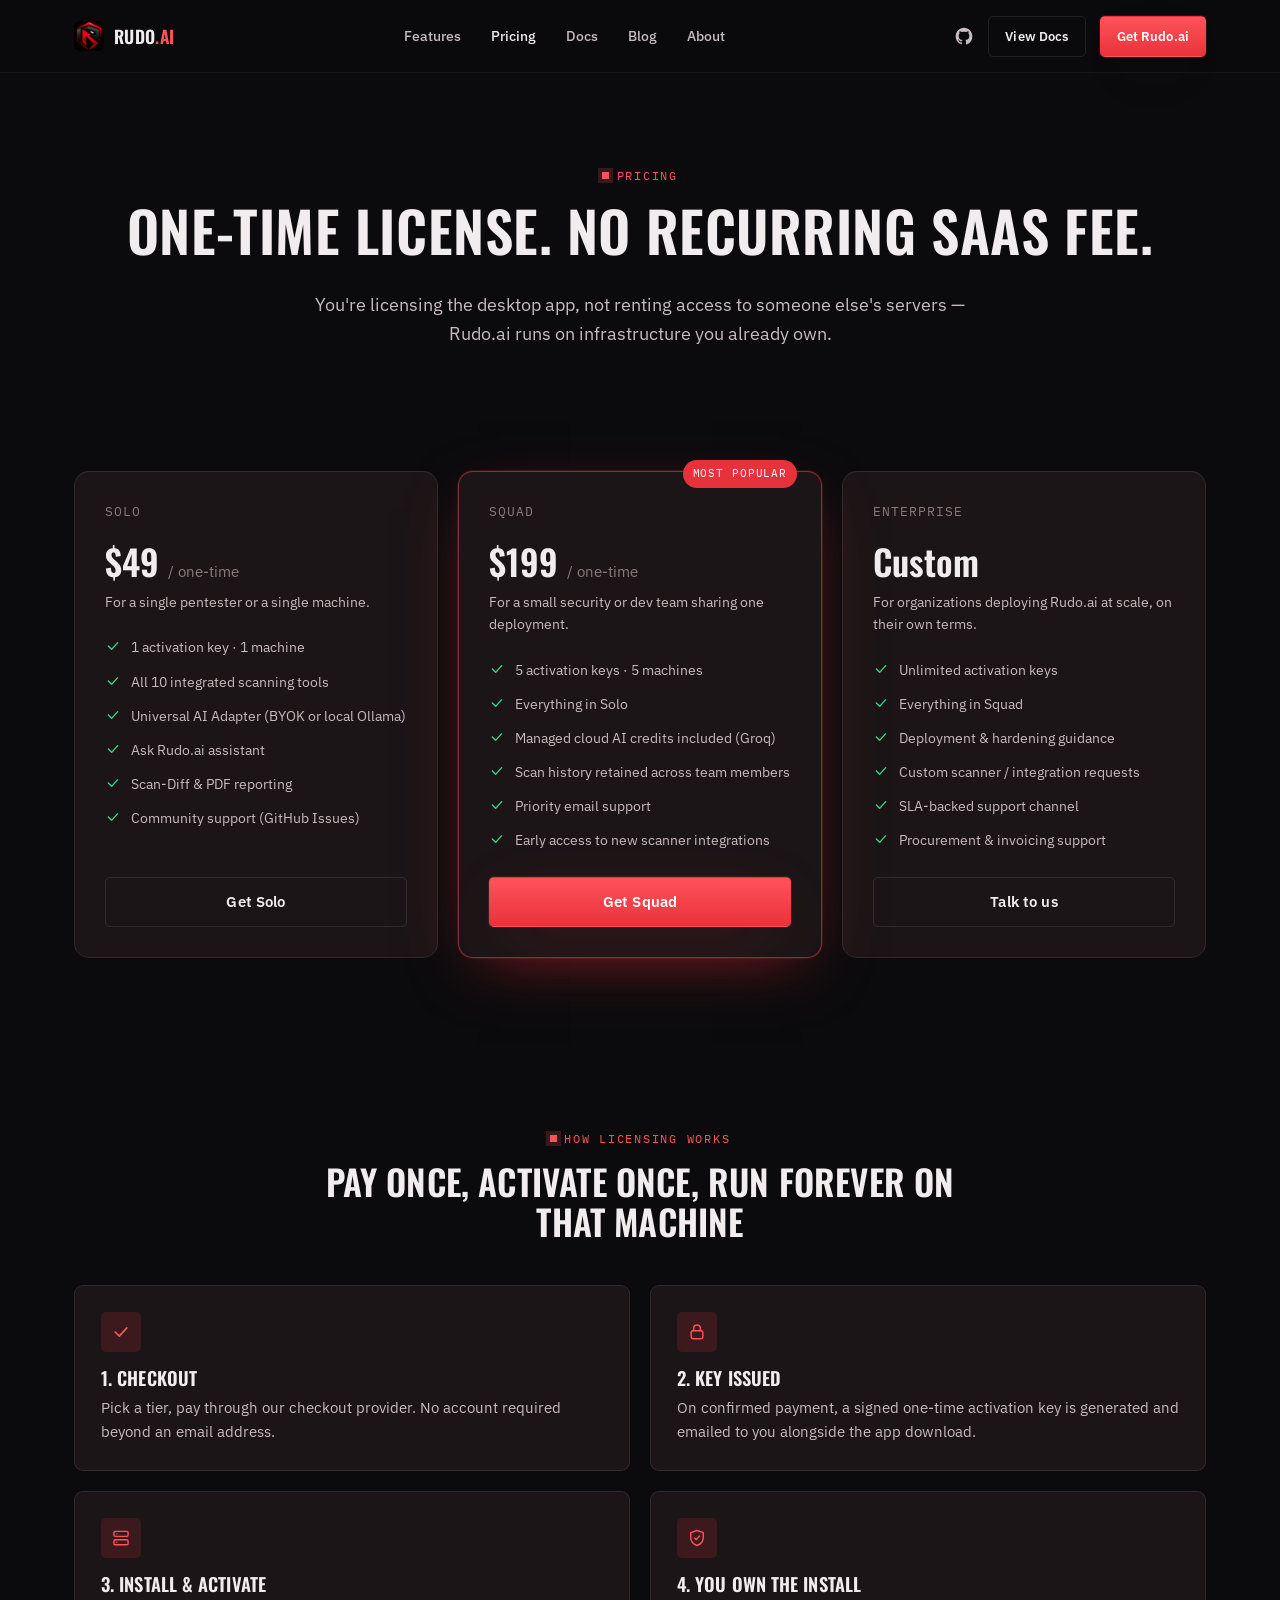
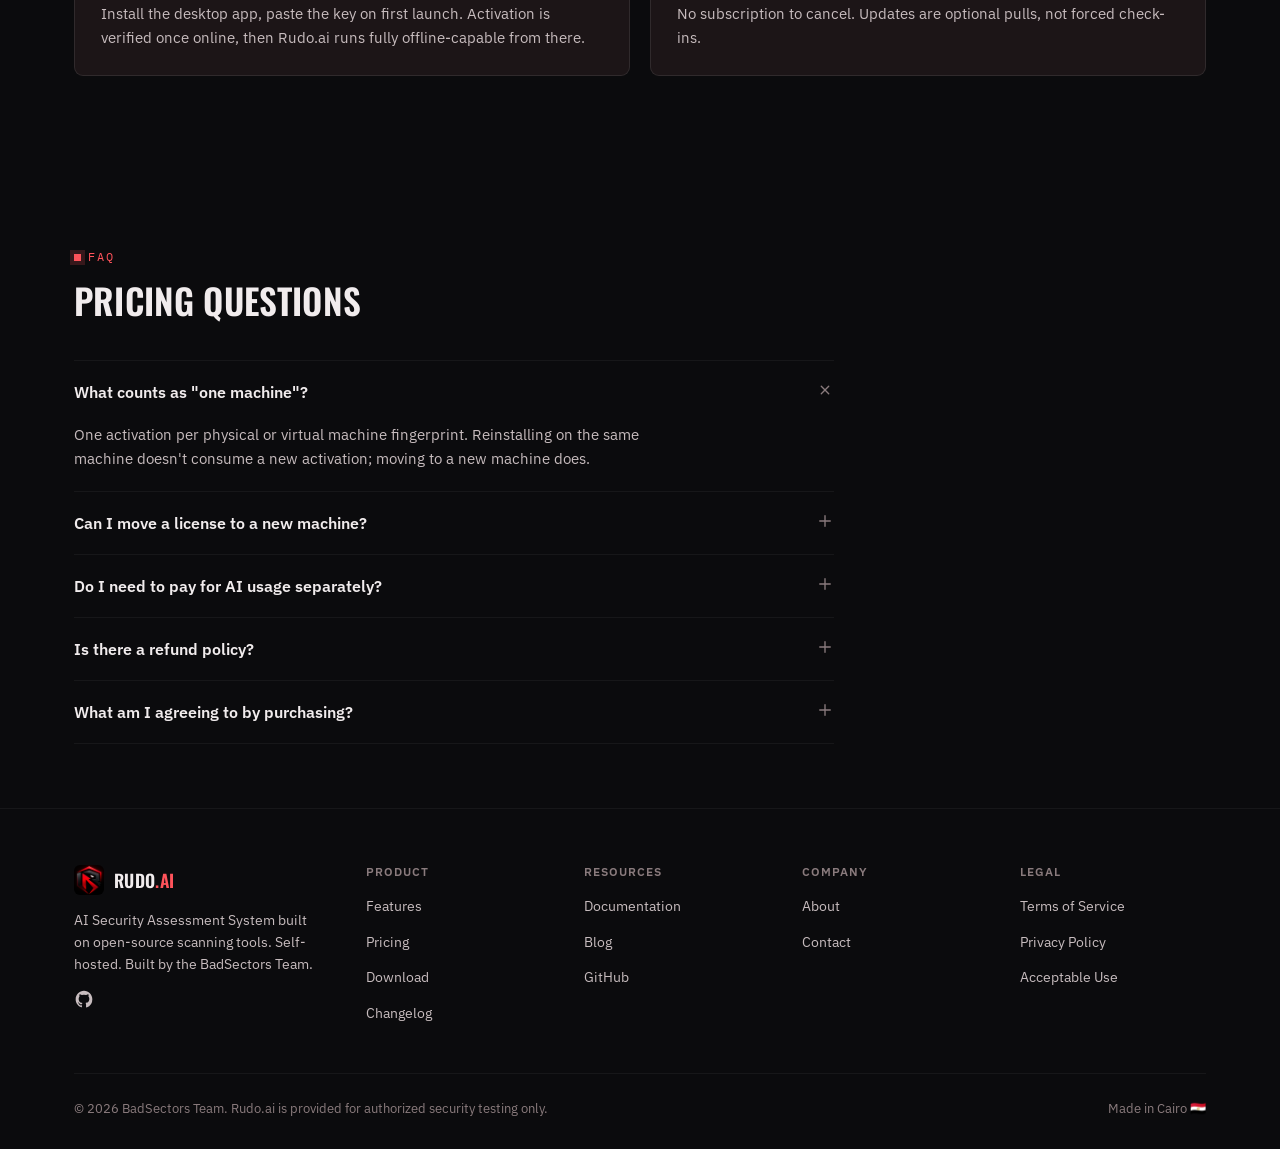
<file: pricing.html>
<!doctype html>
<html lang="en">
<head>
<meta charset="utf-8">
<meta name="viewport" content="width=device-width, initial-scale=1">
<title>Pricing — Rudo.ai</title>
<meta name="description" content="Rudo.ai license tiers: Solo for a single machine, Squad for a shared team deployment, Enterprise for custom rollouts.">
<link rel="canonical" href="https://rudo.ai/pricing.html">
<meta property="og:title" content="Rudo.ai — AI Security Assessment System">
<meta property="og:description" content="Unified open-source scanning. An AI brain that ranks and explains what it found. Self-hosted by default.">
<meta property="og:type" content="website">
<meta property="og:image" content="https://rudo.ai/assets/img/logo-512.png">
<meta name="twitter:card" content="summary_large_image">
<link rel="icon" type="image/png" sizes="32x32" href="./assets/img/favicon-32.png">
<link rel="icon" type="image/png" sizes="16x16" href="./assets/img/favicon-16.png">
<link rel="apple-touch-icon" href="./assets/img/apple-touch-icon.png">
<link rel="preconnect" href="https://fonts.googleapis.com">
<link rel="preconnect" href="https://fonts.gstatic.com" crossorigin>
<link href="https://fonts.googleapis.com/css2?family=Oswald:wght@500;600;700&family=IBM+Plex+Sans:wght@400;500;600;700&family=IBM+Plex+Mono:wght@400;500&display=swap" rel="stylesheet">
<link rel="stylesheet" href="./assets/css/styles.css">

</head>
<body class="">

<nav class="nav">
  <div class="container">
    <a class="brand" href="./">
      <img src="./assets/img/rudo-logo.png" alt="Rudo.ai">
      <span>RUDO<span class="brand-ai">.ai</span></span>
    </a>
    <ul class="nav-links">
      <li><a href="./features.html">Features</a></li>
      <li><a href="./pricing.html">Pricing</a></li>
      <li><a href="./docs.html">Docs</a></li>
      <li><a href="./blog/">Blog</a></li>
      <li><a href="./about.html">About</a></li>
    </ul>
    <div class="nav-cta">
      <a class="nav-gh" href="https://github.com/mvzen-ash/rudo.ai" aria-label="Rudo.ai on GitHub" target="_blank" rel="noopener"><svg viewBox="0 0 24 24" fill="currentColor"><path d="M12 2C6.48 2 2 6.58 2 12.25c0 4.53 2.87 8.37 6.84 9.73.5.1.68-.22.68-.49 0-.24-.01-1.04-.01-1.88-2.78.62-3.37-1.21-3.37-1.21-.46-1.19-1.11-1.51-1.11-1.51-.9-.63.07-.62.07-.62 1 .07 1.53 1.05 1.53 1.05.89 1.57 2.34 1.12 2.91.86.09-.66.35-1.12.63-1.38-2.22-.26-4.56-1.14-4.56-5.07 0-1.12.39-2.04 1.03-2.76-.1-.26-.45-1.3.1-2.72 0 0 .84-.28 2.75 1.05a9.3 9.3 0 0 1 5 0c1.91-1.33 2.75-1.05 2.75-1.05.55 1.42.2 2.46.1 2.72.64.72 1.03 1.64 1.03 2.76 0 3.94-2.34 4.8-4.57 5.06.36.32.68.96.68 1.94 0 1.4-.01 2.53-.01 2.87 0 .27.18.6.69.49A10.26 10.26 0 0 0 22 12.25C22 6.58 17.52 2 12 2Z"/></svg></a>
      <a class="btn btn-ghost btn-sm" href="./docs.html">View Docs</a>
      <a class="btn btn-primary btn-sm" href="./download.html" data-coming-soon>Get Rudo.ai</a>
    </div>
    <button class="nav-toggle" aria-label="Toggle menu" aria-expanded="false"><svg viewBox="0 0 24 24" fill="none" stroke="currentColor" stroke-width="1.8" stroke-linecap="round"><path d="M4 7h16M4 12h16M4 17h16"/></svg></button>
  </div>
</nav>



<header class="page-head">
  <div class="container text-center">
    <span class="eyebrow">Pricing</span>
    <h1 style="max-width:none;">One-time license. No recurring SaaS fee.</h1>
    <p class="lede" style="margin-inline:auto;">You're licensing the desktop app, not renting access to someone else's servers — Rudo.ai runs on infrastructure you already own.</p>
  </div>
</header>

<section class="section-tight">
  <div class="container">
    <div class="price-grid">
      <div class="price-card">
        <div class="price-tier">Solo</div>
        <div class="price-amount">$49 <small>/ one-time</small></div>
        <p class="price-desc">For a single pentester or a single machine.</p>
        <ul class="price-list">
          <li><svg viewBox="0 0 24 24" fill="none" stroke="currentColor" stroke-width="2" stroke-linecap="round" stroke-linejoin="round"><path d="m5 12 5 5 9-10"/></svg> 1 activation key · 1 machine</li>
          <li><svg viewBox="0 0 24 24" fill="none" stroke="currentColor" stroke-width="2" stroke-linecap="round" stroke-linejoin="round"><path d="m5 12 5 5 9-10"/></svg> All 10 integrated scanning tools</li>
          <li><svg viewBox="0 0 24 24" fill="none" stroke="currentColor" stroke-width="2" stroke-linecap="round" stroke-linejoin="round"><path d="m5 12 5 5 9-10"/></svg> Universal AI Adapter (BYOK or local Ollama)</li>
          <li><svg viewBox="0 0 24 24" fill="none" stroke="currentColor" stroke-width="2" stroke-linecap="round" stroke-linejoin="round"><path d="m5 12 5 5 9-10"/></svg> Ask Rudo.ai assistant</li>
          <li><svg viewBox="0 0 24 24" fill="none" stroke="currentColor" stroke-width="2" stroke-linecap="round" stroke-linejoin="round"><path d="m5 12 5 5 9-10"/></svg> Scan-Diff &amp; PDF reporting</li>
          <li><svg viewBox="0 0 24 24" fill="none" stroke="currentColor" stroke-width="2" stroke-linecap="round" stroke-linejoin="round"><path d="m5 12 5 5 9-10"/></svg> Community support (GitHub Issues)</li>
        </ul>
        <a class="btn btn-ghost btn-block" href="./download.html" data-coming-soon>Get Solo</a>
      </div>

      <div class="price-card is-featured">
        <div class="price-tier">Squad</div>
        <div class="price-amount">$199 <small>/ one-time</small></div>
        <p class="price-desc">For a small security or dev team sharing one deployment.</p>
        <ul class="price-list">
          <li><svg viewBox="0 0 24 24" fill="none" stroke="currentColor" stroke-width="2" stroke-linecap="round" stroke-linejoin="round"><path d="m5 12 5 5 9-10"/></svg> 5 activation keys · 5 machines</li>
          <li><svg viewBox="0 0 24 24" fill="none" stroke="currentColor" stroke-width="2" stroke-linecap="round" stroke-linejoin="round"><path d="m5 12 5 5 9-10"/></svg> Everything in Solo</li>
          <li><svg viewBox="0 0 24 24" fill="none" stroke="currentColor" stroke-width="2" stroke-linecap="round" stroke-linejoin="round"><path d="m5 12 5 5 9-10"/></svg> Managed cloud AI credits included (Groq)</li>
          <li><svg viewBox="0 0 24 24" fill="none" stroke="currentColor" stroke-width="2" stroke-linecap="round" stroke-linejoin="round"><path d="m5 12 5 5 9-10"/></svg> Scan history retained across team members</li>
          <li><svg viewBox="0 0 24 24" fill="none" stroke="currentColor" stroke-width="2" stroke-linecap="round" stroke-linejoin="round"><path d="m5 12 5 5 9-10"/></svg> Priority email support</li>
          <li><svg viewBox="0 0 24 24" fill="none" stroke="currentColor" stroke-width="2" stroke-linecap="round" stroke-linejoin="round"><path d="m5 12 5 5 9-10"/></svg> Early access to new scanner integrations</li>
        </ul>
        <a class="btn btn-primary btn-block" href="./download.html" data-coming-soon>Get Squad</a>
      </div>

      <div class="price-card">
        <div class="price-tier">Enterprise</div>
        <div class="price-amount">Custom</div>
        <p class="price-desc">For organizations deploying Rudo.ai at scale, on their own terms.</p>
        <ul class="price-list">
          <li><svg viewBox="0 0 24 24" fill="none" stroke="currentColor" stroke-width="2" stroke-linecap="round" stroke-linejoin="round"><path d="m5 12 5 5 9-10"/></svg> Unlimited activation keys</li>
          <li><svg viewBox="0 0 24 24" fill="none" stroke="currentColor" stroke-width="2" stroke-linecap="round" stroke-linejoin="round"><path d="m5 12 5 5 9-10"/></svg> Everything in Squad</li>
          <li><svg viewBox="0 0 24 24" fill="none" stroke="currentColor" stroke-width="2" stroke-linecap="round" stroke-linejoin="round"><path d="m5 12 5 5 9-10"/></svg> Deployment &amp; hardening guidance</li>
          <li><svg viewBox="0 0 24 24" fill="none" stroke="currentColor" stroke-width="2" stroke-linecap="round" stroke-linejoin="round"><path d="m5 12 5 5 9-10"/></svg> Custom scanner / integration requests</li>
          <li><svg viewBox="0 0 24 24" fill="none" stroke="currentColor" stroke-width="2" stroke-linecap="round" stroke-linejoin="round"><path d="m5 12 5 5 9-10"/></svg> SLA-backed support channel</li>
          <li><svg viewBox="0 0 24 24" fill="none" stroke="currentColor" stroke-width="2" stroke-linecap="round" stroke-linejoin="round"><path d="m5 12 5 5 9-10"/></svg> Procurement &amp; invoicing support</li>
        </ul>
        <a class="btn btn-ghost btn-block" href="./contact.html">Talk to us</a>
      </div>
    </div>
  </div>
</section>

<section class="section">
  <div class="container">
    <div class="section-head">
      <span class="eyebrow">How licensing works</span>
      <h2>Pay once, activate once, run forever on that machine</h2>
    </div>
    <div class="grid grid-2">
      <div class="card">
        <div class="card-icon"><svg viewBox="0 0 24 24" fill="none" stroke="currentColor" stroke-width="2" stroke-linecap="round" stroke-linejoin="round"><path d="m5 12 5 5 9-10"/></svg></div>
        <h3>1. Checkout</h3>
        <p>Pick a tier, pay through our checkout provider. No account required beyond an email address.</p>
      </div>
      <div class="card">
        <div class="card-icon"><svg viewBox="0 0 24 24" fill="none" stroke="currentColor" stroke-width="1.7" stroke-linecap="round" stroke-linejoin="round"><rect x="5" y="10.5" width="14" height="9.5" rx="2"/><path d="M8 10.5V7.5a4 4 0 0 1 8 0v3"/></svg></div>
        <h3>2. Key issued</h3>
        <p>On confirmed payment, a signed one-time activation key is generated and emailed to you alongside the app download.</p>
      </div>
      <div class="card">
        <div class="card-icon"><svg viewBox="0 0 24 24" fill="none" stroke="currentColor" stroke-width="1.7" stroke-linecap="round" stroke-linejoin="round"><rect x="3.5" y="4" width="17" height="6" rx="1.5"/><rect x="3.5" y="14" width="17" height="6" rx="1.5"/><path d="M7 7h.01M7 17h.01"/></svg></div>
        <h3>3. Install &amp; activate</h3>
        <p>Install the desktop app, paste the key on first launch. Activation is verified once online, then Rudo.ai runs fully offline-capable from there.</p>
      </div>
      <div class="card">
        <div class="card-icon"><svg viewBox="0 0 24 24" fill="none" stroke="currentColor" stroke-width="1.7" stroke-linecap="round" stroke-linejoin="round"><path d="M12 3 4.5 5.5v6c0 5 3.3 8 7.5 9.5 4.2-1.5 7.5-4.5 7.5-9.5v-6L12 3Z"/><path d="m9 12 2 2 4-4.5"/></svg></div>
        <h3>4. You own the install</h3>
        <p>No subscription to cancel. Updates are optional pulls, not forced check-ins.</p>
      </div>
    </div>
  </div>
</section>

<section class="section-tight">
  <div class="container">
    <div class="section-head left">
      <span class="eyebrow">FAQ</span>
      <h2>Pricing questions</h2>
    </div>
    <div class="faq-list" style="max-width:760px;">
      <div class="faq-item open">
        <button class="faq-q">What counts as "one machine"?<span><svg viewBox="0 0 24 24" fill="none" stroke="currentColor" stroke-width="1.8" stroke-linecap="round" stroke-linejoin="round"><path d="M12 5v14M5 12h14"/></svg></span></button>
        <div class="faq-a"><div class="faq-a-inner">One activation per physical or virtual machine fingerprint. Reinstalling on the same machine doesn't consume a new activation; moving to a new machine does.</div></div>
      </div>
      <div class="faq-item">
        <button class="faq-q">Can I move a license to a new machine?<span><svg viewBox="0 0 24 24" fill="none" stroke="currentColor" stroke-width="1.8" stroke-linecap="round" stroke-linejoin="round"><path d="M12 5v14M5 12h14"/></svg></span></button>
        <div class="faq-a"><div class="faq-a-inner">Yes — contact support for a one-time activation reset per license.</div></div>
      </div>
      <div class="faq-item">
        <button class="faq-q">Do I need to pay for AI usage separately?<span><svg viewBox="0 0 24 24" fill="none" stroke="currentColor" stroke-width="1.8" stroke-linecap="round" stroke-linejoin="round"><path d="M12 5v14M5 12h14"/></svg></span></button>
        <div class="faq-a"><div class="faq-a-inner">Not if you bring your own API key or run a local Ollama model — that cost is yours to manage directly. Squad tier includes bundled cloud AI credits.</div></div>
      </div>
      <div class="faq-item">
        <button class="faq-q">Is there a refund policy?<span><svg viewBox="0 0 24 24" fill="none" stroke="currentColor" stroke-width="1.8" stroke-linecap="round" stroke-linejoin="round"><path d="M12 5v14M5 12h14"/></svg></span></button>
        <div class="faq-a"><div class="faq-a-inner">Yes, see our <a href="./legal/terms.html">Terms of Service</a> for the refund window and conditions.</div></div>
      </div>
      <div class="faq-item">
        <button class="faq-q">What am I agreeing to by purchasing?<span><svg viewBox="0 0 24 24" fill="none" stroke="currentColor" stroke-width="1.8" stroke-linecap="round" stroke-linejoin="round"><path d="M12 5v14M5 12h14"/></svg></span></button>
        <div class="faq-a"><div class="faq-a-inner">That you'll only use Rudo.ai against systems you're authorized to test. See our <a href="./legal/acceptable-use.html">Acceptable Use Policy</a>.</div></div>
      </div>
    </div>
  </div>
</section>



<footer class="site-footer">
  <div class="container">
    <div class="footer-grid">
      <div class="footer-brand">
        <a class="brand" href="./" style="margin-bottom:14px;">
          <img src="./assets/img/rudo-logo.png" alt="Rudo.ai">
          <span>RUDO<span class="brand-ai">.ai</span></span>
        </a>
        <p>AI Security Assessment System built on open-source scanning tools. Self-hosted. Built by the BadSectors Team.</p>
        <a class="nav-gh" href="https://github.com/mvzen-ash/rudo.ai" target="_blank" rel="noopener" aria-label="Rudo.ai on GitHub"><svg viewBox="0 0 24 24" fill="currentColor"><path d="M12 2C6.48 2 2 6.58 2 12.25c0 4.53 2.87 8.37 6.84 9.73.5.1.68-.22.68-.49 0-.24-.01-1.04-.01-1.88-2.78.62-3.37-1.21-3.37-1.21-.46-1.19-1.11-1.51-1.11-1.51-.9-.63.07-.62.07-.62 1 .07 1.53 1.05 1.53 1.05.89 1.57 2.34 1.12 2.91.86.09-.66.35-1.12.63-1.38-2.22-.26-4.56-1.14-4.56-5.07 0-1.12.39-2.04 1.03-2.76-.1-.26-.45-1.3.1-2.72 0 0 .84-.28 2.75 1.05a9.3 9.3 0 0 1 5 0c1.91-1.33 2.75-1.05 2.75-1.05.55 1.42.2 2.46.1 2.72.64.72 1.03 1.64 1.03 2.76 0 3.94-2.34 4.8-4.57 5.06.36.32.68.96.68 1.94 0 1.4-.01 2.53-.01 2.87 0 .27.18.6.69.49A10.26 10.26 0 0 0 22 12.25C22 6.58 17.52 2 12 2Z"/></svg></a>
      </div>
      <div class="footer-col">
        <h4>Product</h4>
        <ul>
          <li><a href="./features.html">Features</a></li>
          <li><a href="./pricing.html">Pricing</a></li>
          <li><a href="./download.html">Download</a></li>
          <li><a href="./changelog.html">Changelog</a></li>
        </ul>
      </div>
      <div class="footer-col">
        <h4>Resources</h4>
        <ul>
          <li><a href="./docs.html">Documentation</a></li>
          <li><a href="./blog/">Blog</a></li>
          <li><a href="https://github.com/mvzen-ash/rudo.ai" target="_blank" rel="noopener">GitHub</a></li>
        </ul>
      </div>
      <div class="footer-col">
        <h4>Company</h4>
        <ul>
          <li><a href="./about.html">About</a></li>
          <li><a href="./contact.html">Contact</a></li>
        </ul>
      </div>
      <div class="footer-col">
        <h4>Legal</h4>
        <ul>
          <li><a href="./legal/terms.html">Terms of Service</a></li>
          <li><a href="./legal/privacy.html">Privacy Policy</a></li>
          <li><a href="./legal/acceptable-use.html">Acceptable Use</a></li>
        </ul>
      </div>
    </div>
    <div class="footer-bottom">
      <small>&copy; <span data-year></span> BadSectors Team. Rudo.ai is provided for authorized security testing only.</small>
      <small>Made in Cairo 🇪🇬</small>
    </div>
  </div>
</footer>

<div class="modal-overlay" id="coming-soon-modal" role="dialog" aria-modal="true" aria-labelledby="modal-title">
  <div class="modal">
    <button class="modal-close" data-modal-close aria-label="Close"><svg viewBox="0 0 24 24" fill="none" stroke="currentColor" stroke-width="1.8" stroke-linecap="round"><path d="M5 5l14 14M19 5 5 19"/></svg></button>
    <div class="modal-badge"><svg viewBox="0 0 24 24" fill="none" stroke="currentColor" stroke-width="1.7" stroke-linecap="round" stroke-linejoin="round"><circle cx="12" cy="12" r="9"/><path d="M12 7v5l3.2 2"/></svg></div>
    <h3 id="modal-title">Rudo.ai isn't public yet</h3>
    <p>The desktop app and licensing flow are still in development. Star the repo or watch releases to get notified the moment downloads open.</p>
    <div class="modal-actions">
      <a class="btn btn-primary btn-block" href="https://github.com/mvzen-ash/rudo.ai" target="_blank" rel="noopener"><svg viewBox="0 0 24 24" fill="currentColor"><path d="M12 2.5 14.6 9l6.9.5-5.3 4.5 1.7 6.6L12 17.3 6.1 20.6l1.7-6.6L2.5 9.5 9.4 9 12 2.5Z"/></svg> Star on GitHub</a>
      <button class="btn btn-ghost btn-block" data-modal-close>Maybe later</button>
    </div>
  </div>
</div>

<script src="./assets/js/main.js"></script>

</body>
</html>
</file>
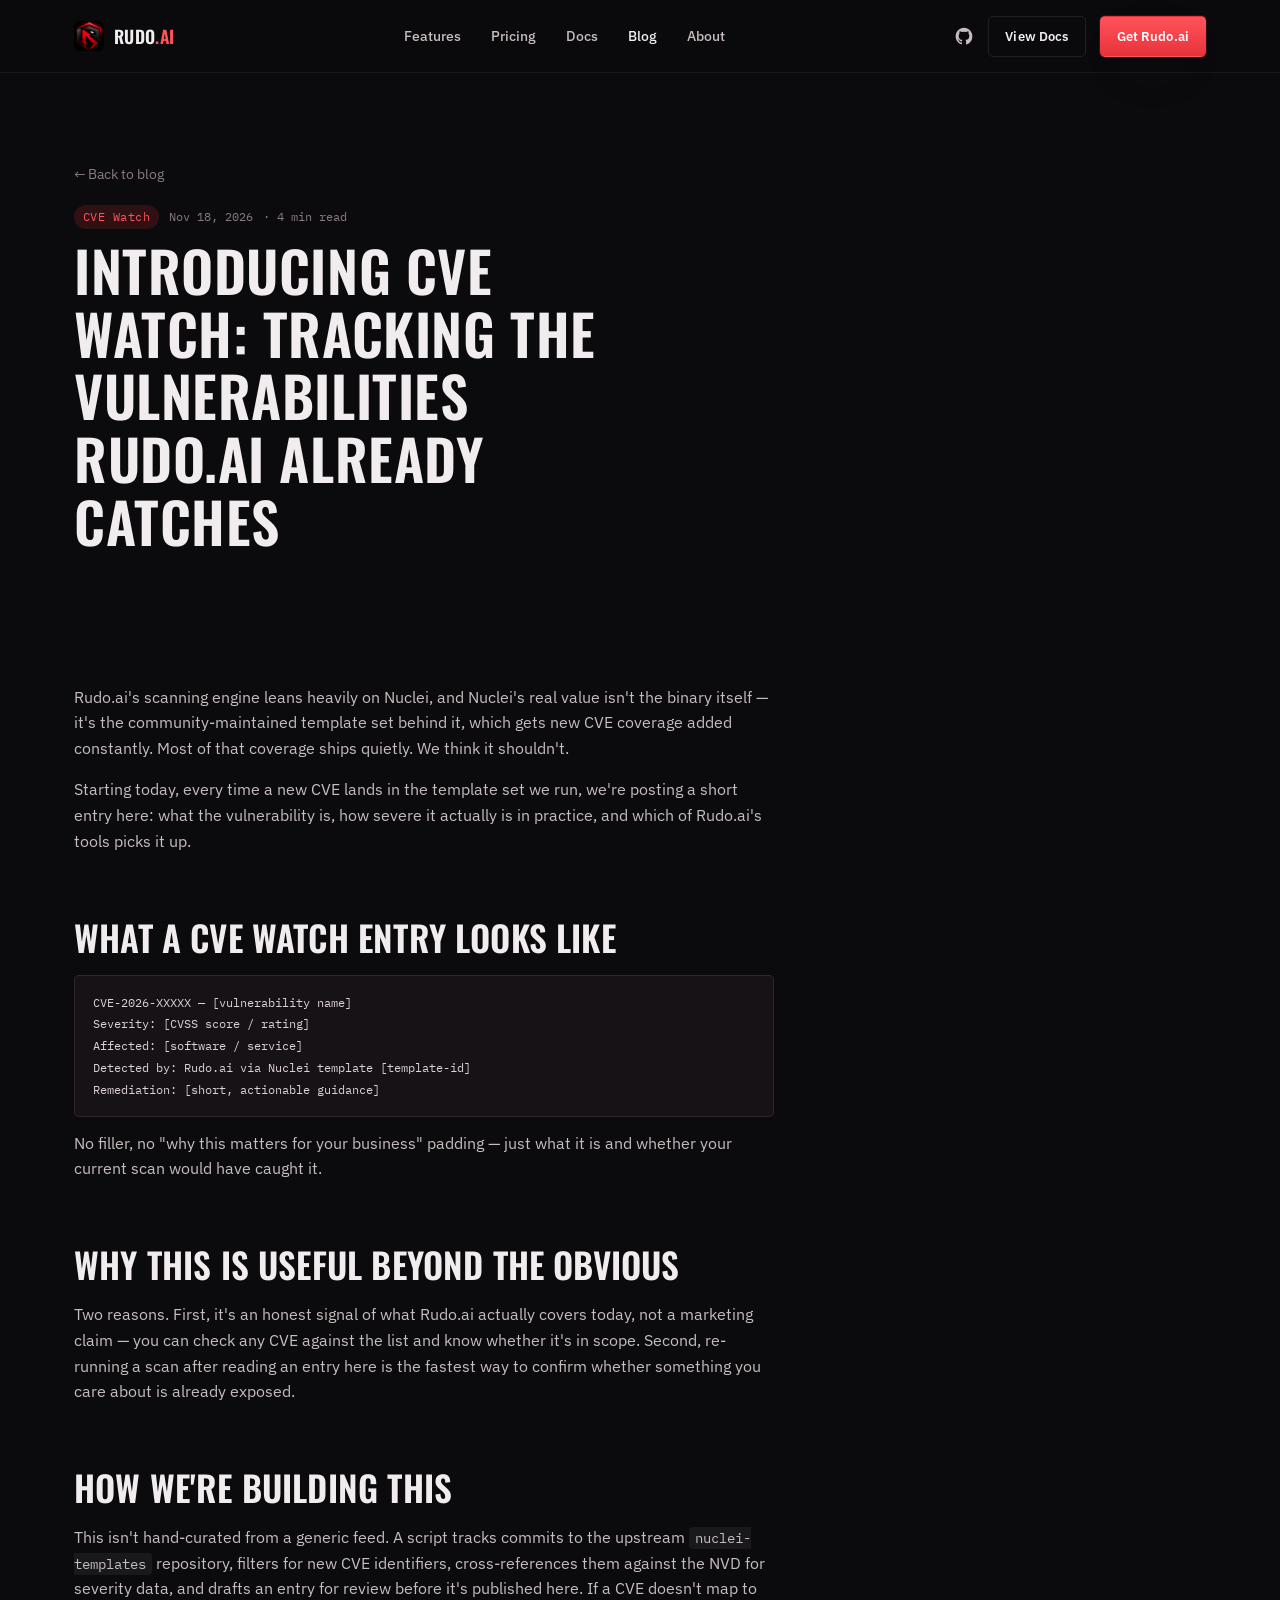
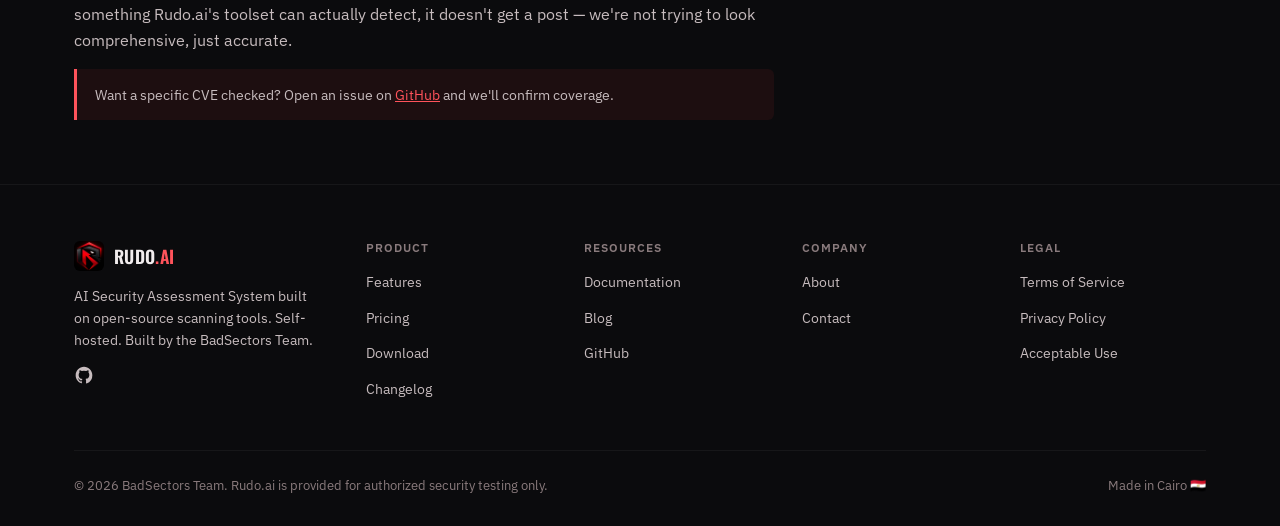
<file: blog/cve-watch-launch.html>
<!doctype html>
<html lang="en">
<head>
<meta charset="utf-8">
<meta name="viewport" content="width=device-width, initial-scale=1">
<title>Introducing CVE Watch — Rudo.ai Blog</title>
<meta name="description" content="How we turn new Nuclei template coverage into a running log of CVEs Rudo.ai can already detect.">
<link rel="canonical" href="https://rudo.ai/blog/cve-watch-launch.html">
<meta property="og:title" content="Rudo.ai — AI Security Assessment System">
<meta property="og:description" content="Unified open-source scanning. An AI brain that ranks and explains what it found. Self-hosted by default.">
<meta property="og:type" content="website">
<meta property="og:image" content="https://rudo.ai/assets/img/logo-512.png">
<meta name="twitter:card" content="summary_large_image">
<link rel="icon" type="image/png" sizes="32x32" href="../assets/img/favicon-32.png">
<link rel="icon" type="image/png" sizes="16x16" href="../assets/img/favicon-16.png">
<link rel="apple-touch-icon" href="../assets/img/apple-touch-icon.png">
<link rel="preconnect" href="https://fonts.googleapis.com">
<link rel="preconnect" href="https://fonts.gstatic.com" crossorigin>
<link href="https://fonts.googleapis.com/css2?family=Oswald:wght@500;600;700&family=IBM+Plex+Sans:wght@400;500;600;700&family=IBM+Plex+Mono:wght@400;500&display=swap" rel="stylesheet">
<link rel="stylesheet" href="../assets/css/styles.css">

</head>
<body class="">

<nav class="nav">
  <div class="container">
    <a class="brand" href="../">
      <img src="../assets/img/rudo-logo.png" alt="Rudo.ai">
      <span>RUDO<span class="brand-ai">.ai</span></span>
    </a>
    <ul class="nav-links">
      <li><a href="../features.html">Features</a></li>
      <li><a href="../pricing.html">Pricing</a></li>
      <li><a href="../docs.html">Docs</a></li>
      <li><a href="../blog/">Blog</a></li>
      <li><a href="../about.html">About</a></li>
    </ul>
    <div class="nav-cta">
      <a class="nav-gh" href="https://github.com/mvzen-ash/rudo.ai" aria-label="Rudo.ai on GitHub" target="_blank" rel="noopener"><svg viewBox="0 0 24 24" fill="currentColor"><path d="M12 2C6.48 2 2 6.58 2 12.25c0 4.53 2.87 8.37 6.84 9.73.5.1.68-.22.68-.49 0-.24-.01-1.04-.01-1.88-2.78.62-3.37-1.21-3.37-1.21-.46-1.19-1.11-1.51-1.11-1.51-.9-.63.07-.62.07-.62 1 .07 1.53 1.05 1.53 1.05.89 1.57 2.34 1.12 2.91.86.09-.66.35-1.12.63-1.38-2.22-.26-4.56-1.14-4.56-5.07 0-1.12.39-2.04 1.03-2.76-.1-.26-.45-1.3.1-2.72 0 0 .84-.28 2.75 1.05a9.3 9.3 0 0 1 5 0c1.91-1.33 2.75-1.05 2.75-1.05.55 1.42.2 2.46.1 2.72.64.72 1.03 1.64 1.03 2.76 0 3.94-2.34 4.8-4.57 5.06.36.32.68.96.68 1.94 0 1.4-.01 2.53-.01 2.87 0 .27.18.6.69.49A10.26 10.26 0 0 0 22 12.25C22 6.58 17.52 2 12 2Z"/></svg></a>
      <a class="btn btn-ghost btn-sm" href="../docs.html">View Docs</a>
      <a class="btn btn-primary btn-sm" href="../download.html" data-coming-soon>Get Rudo.ai</a>
    </div>
    <button class="nav-toggle" aria-label="Toggle menu" aria-expanded="false"><svg viewBox="0 0 24 24" fill="none" stroke="currentColor" stroke-width="1.8" stroke-linecap="round"><path d="M4 7h16M4 12h16M4 17h16"/></svg></button>
  </div>
</nav>



<header class="page-head">
  <div class="container">
    <a href="../blog/" class="small" style="color:var(--text-mute);text-decoration:none;">← Back to blog</a>
    <div class="blog-meta" style="margin-top:18px;"><span class="tag">CVE Watch</span><span>Nov 18, 2026</span><span>· 4 min read</span></div>
    <h1>Introducing CVE Watch: tracking the vulnerabilities Rudo.ai already catches</h1>
  </div>
</header>

<section class="section-tight">
  <div class="container">
    <div class="prose">
      <p>Rudo.ai's scanning engine leans heavily on Nuclei, and Nuclei's real value isn't the binary itself — it's the community-maintained template set behind it, which gets new CVE coverage added constantly. Most of that coverage ships quietly. We think it shouldn't.</p>
      <p>Starting today, every time a new CVE lands in the template set we run, we're posting a short entry here: what the vulnerability is, how severe it actually is in practice, and which of Rudo.ai's tools picks it up.</p>

      <h2>What a CVE Watch entry looks like</h2>
      <pre><code>CVE-2026-XXXXX — [vulnerability name]
Severity: [CVSS score / rating]
Affected: [software / service]
Detected by: Rudo.ai via Nuclei template [template-id]
Remediation: [short, actionable guidance]</code></pre>
      <p>No filler, no "why this matters for your business" padding — just what it is and whether your current scan would have caught it.</p>

      <h2>Why this is useful beyond the obvious</h2>
      <p>Two reasons. First, it's an honest signal of what Rudo.ai actually covers today, not a marketing claim — you can check any CVE against the list and know whether it's in scope. Second, re-running a scan after reading an entry here is the fastest way to confirm whether something you care about is already exposed.</p>

      <h2>How we're building this</h2>
      <p>This isn't hand-curated from a generic feed. A script tracks commits to the upstream <code>nuclei-templates</code> repository, filters for new CVE identifiers, cross-references them against the NVD for severity data, and drafts an entry for review before it's published here. If a CVE doesn't map to something Rudo.ai's toolset can actually detect, it doesn't get a post — we're not trying to look comprehensive, just accurate.</p>

      <div class="note">Want a specific CVE checked? Open an issue on <a href="https://github.com/mvzen-ash/rudo.ai" style="color:var(--accent-2);" target="_blank" rel="noopener">GitHub</a> and we'll confirm coverage.</div>
    </div>
  </div>
</section>



<footer class="site-footer">
  <div class="container">
    <div class="footer-grid">
      <div class="footer-brand">
        <a class="brand" href="../" style="margin-bottom:14px;">
          <img src="../assets/img/rudo-logo.png" alt="Rudo.ai">
          <span>RUDO<span class="brand-ai">.ai</span></span>
        </a>
        <p>AI Security Assessment System built on open-source scanning tools. Self-hosted. Built by the BadSectors Team.</p>
        <a class="nav-gh" href="https://github.com/mvzen-ash/rudo.ai" target="_blank" rel="noopener" aria-label="Rudo.ai on GitHub"><svg viewBox="0 0 24 24" fill="currentColor"><path d="M12 2C6.48 2 2 6.58 2 12.25c0 4.53 2.87 8.37 6.84 9.73.5.1.68-.22.68-.49 0-.24-.01-1.04-.01-1.88-2.78.62-3.37-1.21-3.37-1.21-.46-1.19-1.11-1.51-1.11-1.51-.9-.63.07-.62.07-.62 1 .07 1.53 1.05 1.53 1.05.89 1.57 2.34 1.12 2.91.86.09-.66.35-1.12.63-1.38-2.22-.26-4.56-1.14-4.56-5.07 0-1.12.39-2.04 1.03-2.76-.1-.26-.45-1.3.1-2.72 0 0 .84-.28 2.75 1.05a9.3 9.3 0 0 1 5 0c1.91-1.33 2.75-1.05 2.75-1.05.55 1.42.2 2.46.1 2.72.64.72 1.03 1.64 1.03 2.76 0 3.94-2.34 4.8-4.57 5.06.36.32.68.96.68 1.94 0 1.4-.01 2.53-.01 2.87 0 .27.18.6.69.49A10.26 10.26 0 0 0 22 12.25C22 6.58 17.52 2 12 2Z"/></svg></a>
      </div>
      <div class="footer-col">
        <h4>Product</h4>
        <ul>
          <li><a href="../features.html">Features</a></li>
          <li><a href="../pricing.html">Pricing</a></li>
          <li><a href="../download.html">Download</a></li>
          <li><a href="../changelog.html">Changelog</a></li>
        </ul>
      </div>
      <div class="footer-col">
        <h4>Resources</h4>
        <ul>
          <li><a href="../docs.html">Documentation</a></li>
          <li><a href="../blog/">Blog</a></li>
          <li><a href="https://github.com/mvzen-ash/rudo.ai" target="_blank" rel="noopener">GitHub</a></li>
        </ul>
      </div>
      <div class="footer-col">
        <h4>Company</h4>
        <ul>
          <li><a href="../about.html">About</a></li>
          <li><a href="../contact.html">Contact</a></li>
        </ul>
      </div>
      <div class="footer-col">
        <h4>Legal</h4>
        <ul>
          <li><a href="../legal/terms.html">Terms of Service</a></li>
          <li><a href="../legal/privacy.html">Privacy Policy</a></li>
          <li><a href="../legal/acceptable-use.html">Acceptable Use</a></li>
        </ul>
      </div>
    </div>
    <div class="footer-bottom">
      <small>&copy; <span data-year></span> BadSectors Team. Rudo.ai is provided for authorized security testing only.</small>
      <small>Made in Cairo 🇪🇬</small>
    </div>
  </div>
</footer>

<div class="modal-overlay" id="coming-soon-modal" role="dialog" aria-modal="true" aria-labelledby="modal-title">
  <div class="modal">
    <button class="modal-close" data-modal-close aria-label="Close"><svg viewBox="0 0 24 24" fill="none" stroke="currentColor" stroke-width="1.8" stroke-linecap="round"><path d="M5 5l14 14M19 5 5 19"/></svg></button>
    <div class="modal-badge"><svg viewBox="0 0 24 24" fill="none" stroke="currentColor" stroke-width="1.7" stroke-linecap="round" stroke-linejoin="round"><circle cx="12" cy="12" r="9"/><path d="M12 7v5l3.2 2"/></svg></div>
    <h3 id="modal-title">Rudo.ai isn't public yet</h3>
    <p>The desktop app and licensing flow are still in development. Star the repo or watch releases to get notified the moment downloads open.</p>
    <div class="modal-actions">
      <a class="btn btn-primary btn-block" href="https://github.com/mvzen-ash/rudo.ai" target="_blank" rel="noopener"><svg viewBox="0 0 24 24" fill="currentColor"><path d="M12 2.5 14.6 9l6.9.5-5.3 4.5 1.7 6.6L12 17.3 6.1 20.6l1.7-6.6L2.5 9.5 9.4 9 12 2.5Z"/></svg> Star on GitHub</a>
      <button class="btn btn-ghost btn-block" data-modal-close>Maybe later</button>
    </div>
  </div>
</div>

<script src="../assets/js/main.js"></script>

</body>
</html>
</file>
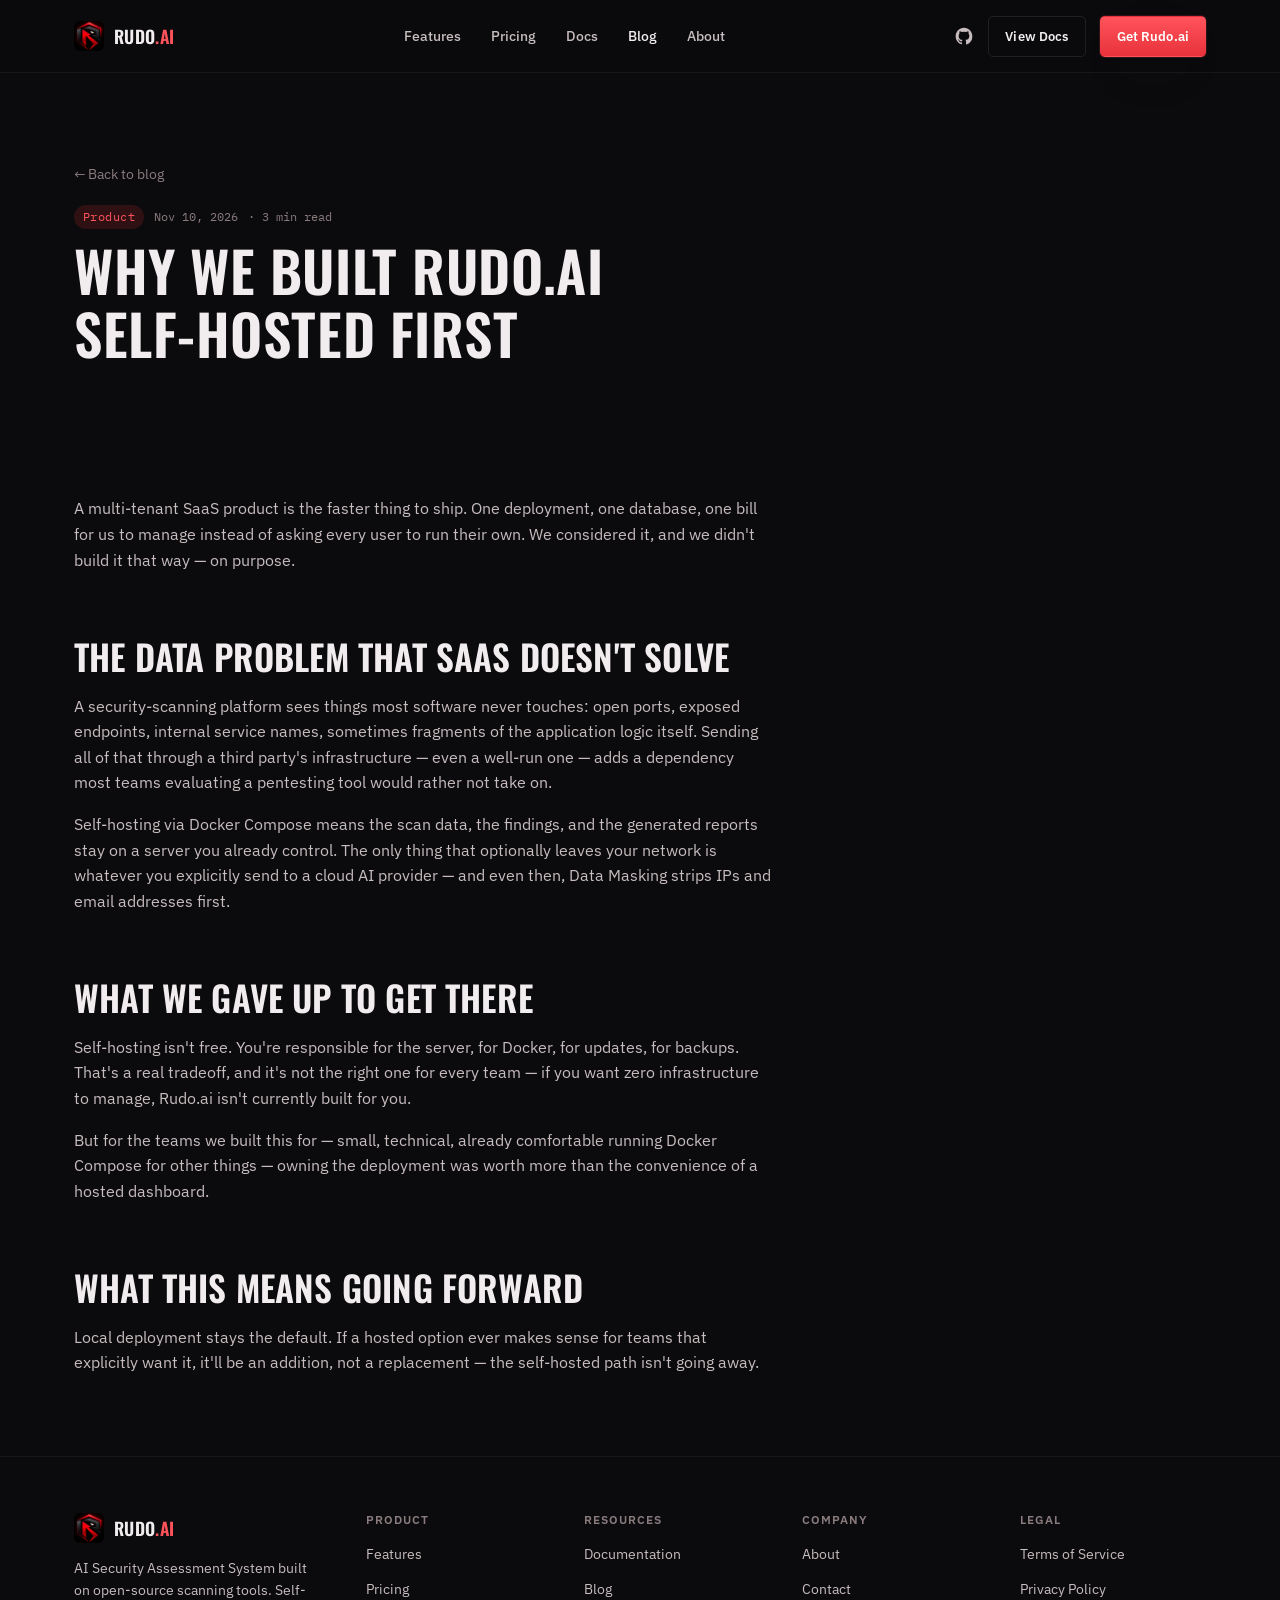
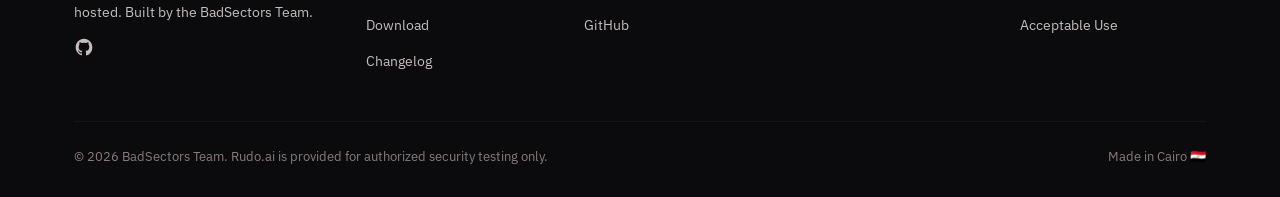
<file: blog/why-self-hosted-first.html>
<!doctype html>
<html lang="en">
<head>
<meta charset="utf-8">
<meta name="viewport" content="width=device-width, initial-scale=1">
<title>Why we built Rudo.ai self-hosted first — Rudo.ai Blog</title>
<meta name="description" content="SaaS would have shipped faster. Here's why we chose Docker Compose and your own infrastructure instead.">
<link rel="canonical" href="https://rudo.ai/blog/why-self-hosted-first.html">
<meta property="og:title" content="Rudo.ai — AI Security Assessment System">
<meta property="og:description" content="Unified open-source scanning. An AI brain that ranks and explains what it found. Self-hosted by default.">
<meta property="og:type" content="website">
<meta property="og:image" content="https://rudo.ai/assets/img/logo-512.png">
<meta name="twitter:card" content="summary_large_image">
<link rel="icon" type="image/png" sizes="32x32" href="../assets/img/favicon-32.png">
<link rel="icon" type="image/png" sizes="16x16" href="../assets/img/favicon-16.png">
<link rel="apple-touch-icon" href="../assets/img/apple-touch-icon.png">
<link rel="preconnect" href="https://fonts.googleapis.com">
<link rel="preconnect" href="https://fonts.gstatic.com" crossorigin>
<link href="https://fonts.googleapis.com/css2?family=Oswald:wght@500;600;700&family=IBM+Plex+Sans:wght@400;500;600;700&family=IBM+Plex+Mono:wght@400;500&display=swap" rel="stylesheet">
<link rel="stylesheet" href="../assets/css/styles.css">

</head>
<body class="">

<nav class="nav">
  <div class="container">
    <a class="brand" href="../">
      <img src="../assets/img/rudo-logo.png" alt="Rudo.ai">
      <span>RUDO<span class="brand-ai">.ai</span></span>
    </a>
    <ul class="nav-links">
      <li><a href="../features.html">Features</a></li>
      <li><a href="../pricing.html">Pricing</a></li>
      <li><a href="../docs.html">Docs</a></li>
      <li><a href="../blog/">Blog</a></li>
      <li><a href="../about.html">About</a></li>
    </ul>
    <div class="nav-cta">
      <a class="nav-gh" href="https://github.com/mvzen-ash/rudo.ai" aria-label="Rudo.ai on GitHub" target="_blank" rel="noopener"><svg viewBox="0 0 24 24" fill="currentColor"><path d="M12 2C6.48 2 2 6.58 2 12.25c0 4.53 2.87 8.37 6.84 9.73.5.1.68-.22.68-.49 0-.24-.01-1.04-.01-1.88-2.78.62-3.37-1.21-3.37-1.21-.46-1.19-1.11-1.51-1.11-1.51-.9-.63.07-.62.07-.62 1 .07 1.53 1.05 1.53 1.05.89 1.57 2.34 1.12 2.91.86.09-.66.35-1.12.63-1.38-2.22-.26-4.56-1.14-4.56-5.07 0-1.12.39-2.04 1.03-2.76-.1-.26-.45-1.3.1-2.72 0 0 .84-.28 2.75 1.05a9.3 9.3 0 0 1 5 0c1.91-1.33 2.75-1.05 2.75-1.05.55 1.42.2 2.46.1 2.72.64.72 1.03 1.64 1.03 2.76 0 3.94-2.34 4.8-4.57 5.06.36.32.68.96.68 1.94 0 1.4-.01 2.53-.01 2.87 0 .27.18.6.69.49A10.26 10.26 0 0 0 22 12.25C22 6.58 17.52 2 12 2Z"/></svg></a>
      <a class="btn btn-ghost btn-sm" href="../docs.html">View Docs</a>
      <a class="btn btn-primary btn-sm" href="../download.html" data-coming-soon>Get Rudo.ai</a>
    </div>
    <button class="nav-toggle" aria-label="Toggle menu" aria-expanded="false"><svg viewBox="0 0 24 24" fill="none" stroke="currentColor" stroke-width="1.8" stroke-linecap="round"><path d="M4 7h16M4 12h16M4 17h16"/></svg></button>
  </div>
</nav>



<header class="page-head">
  <div class="container">
    <a href="../blog/" class="small" style="color:var(--text-mute);text-decoration:none;">← Back to blog</a>
    <div class="blog-meta" style="margin-top:18px;"><span class="tag">Product</span><span>Nov 10, 2026</span><span>· 3 min read</span></div>
    <h1>Why we built Rudo.ai self-hosted first</h1>
  </div>
</header>

<section class="section-tight">
  <div class="container">
    <div class="prose">
      <p>A multi-tenant SaaS product is the faster thing to ship. One deployment, one database, one bill for us to manage instead of asking every user to run their own. We considered it, and we didn't build it that way — on purpose.</p>

      <h2>The data problem that SaaS doesn't solve</h2>
      <p>A security-scanning platform sees things most software never touches: open ports, exposed endpoints, internal service names, sometimes fragments of the application logic itself. Sending all of that through a third party's infrastructure — even a well-run one — adds a dependency most teams evaluating a pentesting tool would rather not take on.</p>
      <p>Self-hosting via Docker Compose means the scan data, the findings, and the generated reports stay on a server you already control. The only thing that optionally leaves your network is whatever you explicitly send to a cloud AI provider — and even then, Data Masking strips IPs and email addresses first.</p>

      <h2>What we gave up to get there</h2>
      <p>Self-hosting isn't free. You're responsible for the server, for Docker, for updates, for backups. That's a real tradeoff, and it's not the right one for every team — if you want zero infrastructure to manage, Rudo.ai isn't currently built for you.</p>
      <p>But for the teams we built this for — small, technical, already comfortable running Docker Compose for other things — owning the deployment was worth more than the convenience of a hosted dashboard.</p>

      <h2>What this means going forward</h2>
      <p>Local deployment stays the default. If a hosted option ever makes sense for teams that explicitly want it, it'll be an addition, not a replacement — the self-hosted path isn't going away.</p>
    </div>
  </div>
</section>



<footer class="site-footer">
  <div class="container">
    <div class="footer-grid">
      <div class="footer-brand">
        <a class="brand" href="../" style="margin-bottom:14px;">
          <img src="../assets/img/rudo-logo.png" alt="Rudo.ai">
          <span>RUDO<span class="brand-ai">.ai</span></span>
        </a>
        <p>AI Security Assessment System built on open-source scanning tools. Self-hosted. Built by the BadSectors Team.</p>
        <a class="nav-gh" href="https://github.com/mvzen-ash/rudo.ai" target="_blank" rel="noopener" aria-label="Rudo.ai on GitHub"><svg viewBox="0 0 24 24" fill="currentColor"><path d="M12 2C6.48 2 2 6.58 2 12.25c0 4.53 2.87 8.37 6.84 9.73.5.1.68-.22.68-.49 0-.24-.01-1.04-.01-1.88-2.78.62-3.37-1.21-3.37-1.21-.46-1.19-1.11-1.51-1.11-1.51-.9-.63.07-.62.07-.62 1 .07 1.53 1.05 1.53 1.05.89 1.57 2.34 1.12 2.91.86.09-.66.35-1.12.63-1.38-2.22-.26-4.56-1.14-4.56-5.07 0-1.12.39-2.04 1.03-2.76-.1-.26-.45-1.3.1-2.72 0 0 .84-.28 2.75 1.05a9.3 9.3 0 0 1 5 0c1.91-1.33 2.75-1.05 2.75-1.05.55 1.42.2 2.46.1 2.72.64.72 1.03 1.64 1.03 2.76 0 3.94-2.34 4.8-4.57 5.06.36.32.68.96.68 1.94 0 1.4-.01 2.53-.01 2.87 0 .27.18.6.69.49A10.26 10.26 0 0 0 22 12.25C22 6.58 17.52 2 12 2Z"/></svg></a>
      </div>
      <div class="footer-col">
        <h4>Product</h4>
        <ul>
          <li><a href="../features.html">Features</a></li>
          <li><a href="../pricing.html">Pricing</a></li>
          <li><a href="../download.html">Download</a></li>
          <li><a href="../changelog.html">Changelog</a></li>
        </ul>
      </div>
      <div class="footer-col">
        <h4>Resources</h4>
        <ul>
          <li><a href="../docs.html">Documentation</a></li>
          <li><a href="../blog/">Blog</a></li>
          <li><a href="https://github.com/mvzen-ash/rudo.ai" target="_blank" rel="noopener">GitHub</a></li>
        </ul>
      </div>
      <div class="footer-col">
        <h4>Company</h4>
        <ul>
          <li><a href="../about.html">About</a></li>
          <li><a href="../contact.html">Contact</a></li>
        </ul>
      </div>
      <div class="footer-col">
        <h4>Legal</h4>
        <ul>
          <li><a href="../legal/terms.html">Terms of Service</a></li>
          <li><a href="../legal/privacy.html">Privacy Policy</a></li>
          <li><a href="../legal/acceptable-use.html">Acceptable Use</a></li>
        </ul>
      </div>
    </div>
    <div class="footer-bottom">
      <small>&copy; <span data-year></span> BadSectors Team. Rudo.ai is provided for authorized security testing only.</small>
      <small>Made in Cairo 🇪🇬</small>
    </div>
  </div>
</footer>

<div class="modal-overlay" id="coming-soon-modal" role="dialog" aria-modal="true" aria-labelledby="modal-title">
  <div class="modal">
    <button class="modal-close" data-modal-close aria-label="Close"><svg viewBox="0 0 24 24" fill="none" stroke="currentColor" stroke-width="1.8" stroke-linecap="round"><path d="M5 5l14 14M19 5 5 19"/></svg></button>
    <div class="modal-badge"><svg viewBox="0 0 24 24" fill="none" stroke="currentColor" stroke-width="1.7" stroke-linecap="round" stroke-linejoin="round"><circle cx="12" cy="12" r="9"/><path d="M12 7v5l3.2 2"/></svg></div>
    <h3 id="modal-title">Rudo.ai isn't public yet</h3>
    <p>The desktop app and licensing flow are still in development. Star the repo or watch releases to get notified the moment downloads open.</p>
    <div class="modal-actions">
      <a class="btn btn-primary btn-block" href="https://github.com/mvzen-ash/rudo.ai" target="_blank" rel="noopener"><svg viewBox="0 0 24 24" fill="currentColor"><path d="M12 2.5 14.6 9l6.9.5-5.3 4.5 1.7 6.6L12 17.3 6.1 20.6l1.7-6.6L2.5 9.5 9.4 9 12 2.5Z"/></svg> Star on GitHub</a>
      <button class="btn btn-ghost btn-block" data-modal-close>Maybe later</button>
    </div>
  </div>
</div>

<script src="../assets/js/main.js"></script>

</body>
</html>
</file>
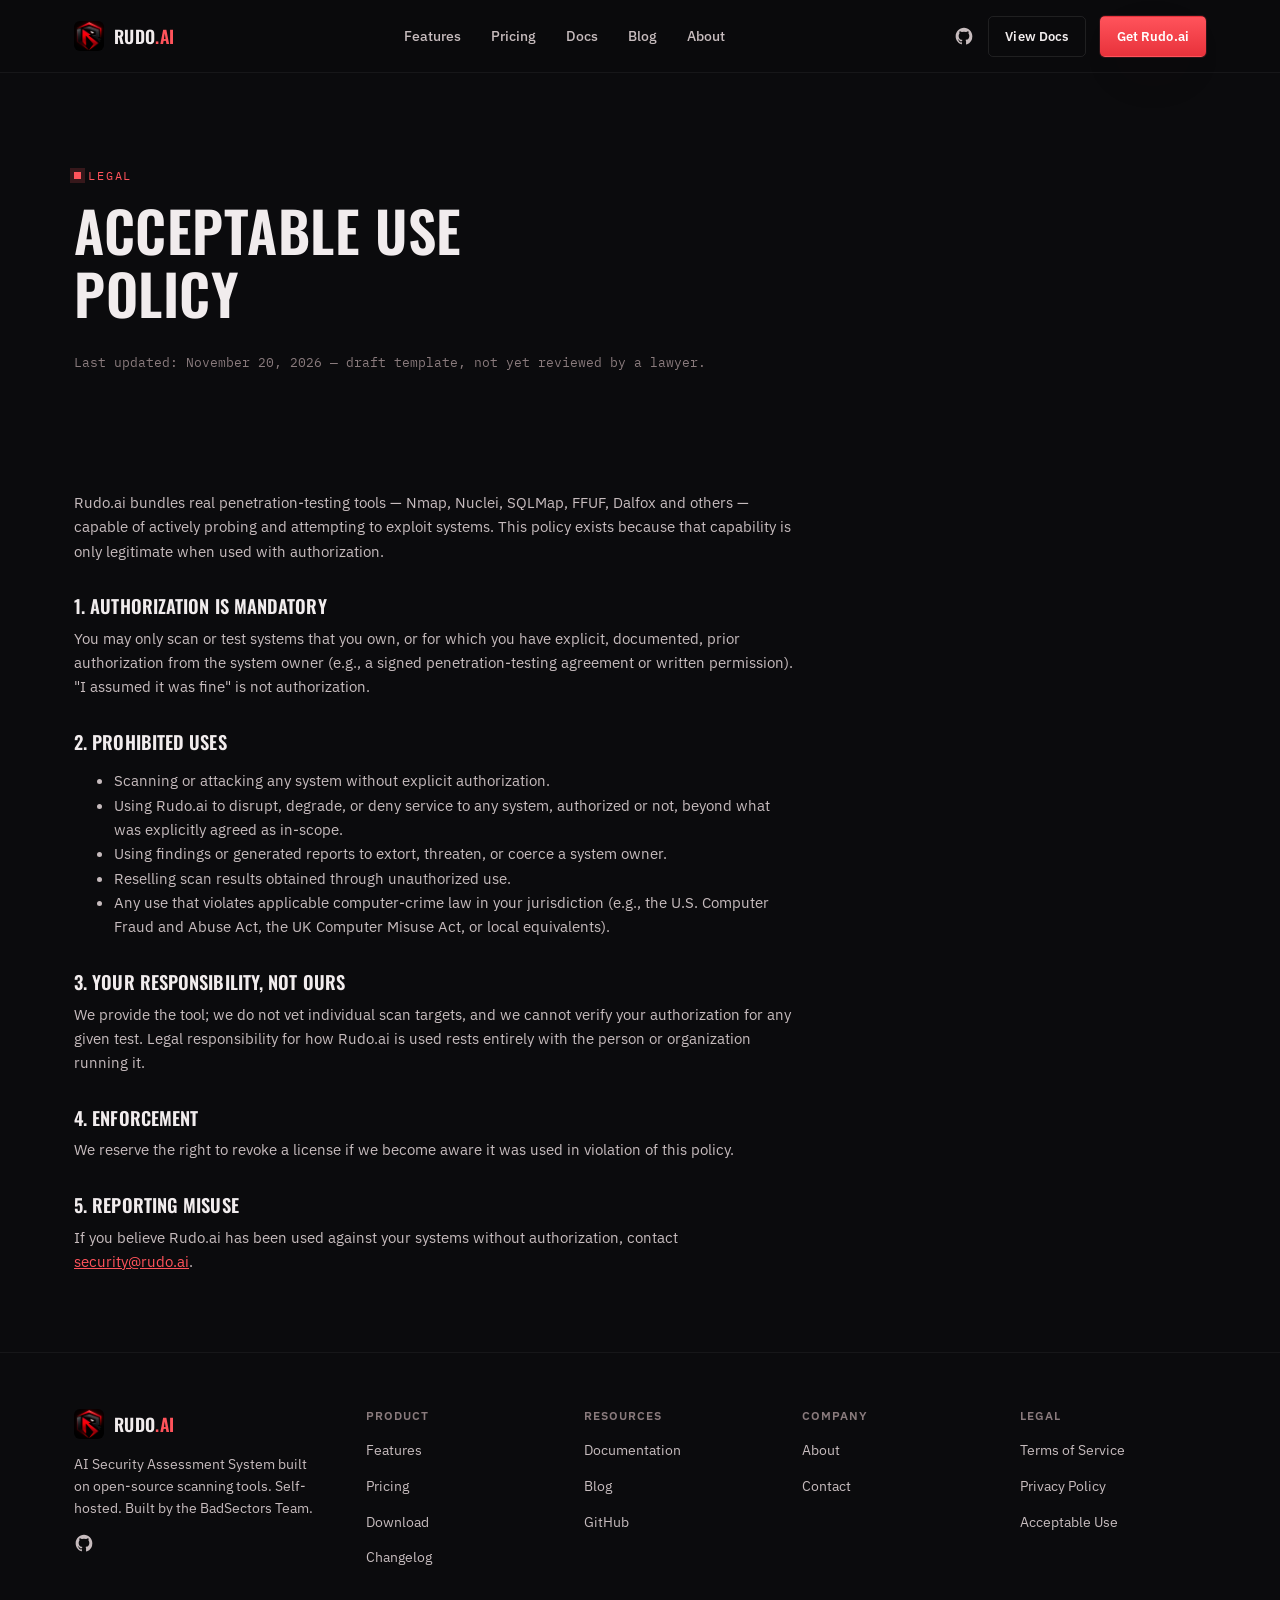
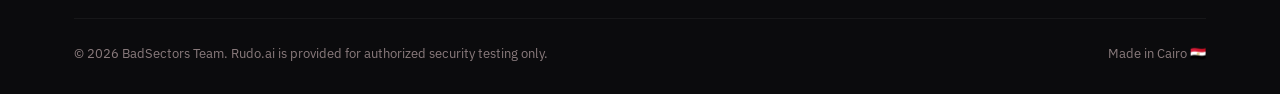
<file: legal/acceptable-use.html>
<!doctype html>
<html lang="en">
<head>
<meta charset="utf-8">
<meta name="viewport" content="width=device-width, initial-scale=1">
<title>Acceptable Use Policy — Rudo.ai</title>
<meta name="description" content="Rudo.ai unifies open-source penetration-testing tools under one orchestrator, has an AI brain analyze and prioritize the results, and runs self-hosted on your own infrastructure.">
<link rel="canonical" href="https://rudo.ai/legal/acceptable-use.html">
<meta property="og:title" content="Rudo.ai — AI Security Assessment System">
<meta property="og:description" content="Unified open-source scanning. An AI brain that ranks and explains what it found. Self-hosted by default.">
<meta property="og:type" content="website">
<meta property="og:image" content="https://rudo.ai/assets/img/logo-512.png">
<meta name="twitter:card" content="summary_large_image">
<link rel="icon" type="image/png" sizes="32x32" href="../assets/img/favicon-32.png">
<link rel="icon" type="image/png" sizes="16x16" href="../assets/img/favicon-16.png">
<link rel="apple-touch-icon" href="../assets/img/apple-touch-icon.png">
<link rel="preconnect" href="https://fonts.googleapis.com">
<link rel="preconnect" href="https://fonts.gstatic.com" crossorigin>
<link href="https://fonts.googleapis.com/css2?family=Oswald:wght@500;600;700&family=IBM+Plex+Sans:wght@400;500;600;700&family=IBM+Plex+Mono:wght@400;500&display=swap" rel="stylesheet">
<link rel="stylesheet" href="../assets/css/styles.css">

</head>
<body class="">

<nav class="nav">
  <div class="container">
    <a class="brand" href="../">
      <img src="../assets/img/rudo-logo.png" alt="Rudo.ai">
      <span>RUDO<span class="brand-ai">.ai</span></span>
    </a>
    <ul class="nav-links">
      <li><a href="../features.html">Features</a></li>
      <li><a href="../pricing.html">Pricing</a></li>
      <li><a href="../docs.html">Docs</a></li>
      <li><a href="../blog/">Blog</a></li>
      <li><a href="../about.html">About</a></li>
    </ul>
    <div class="nav-cta">
      <a class="nav-gh" href="https://github.com/mvzen-ash/rudo.ai" aria-label="Rudo.ai on GitHub" target="_blank" rel="noopener"><svg viewBox="0 0 24 24" fill="currentColor"><path d="M12 2C6.48 2 2 6.58 2 12.25c0 4.53 2.87 8.37 6.84 9.73.5.1.68-.22.68-.49 0-.24-.01-1.04-.01-1.88-2.78.62-3.37-1.21-3.37-1.21-.46-1.19-1.11-1.51-1.11-1.51-.9-.63.07-.62.07-.62 1 .07 1.53 1.05 1.53 1.05.89 1.57 2.34 1.12 2.91.86.09-.66.35-1.12.63-1.38-2.22-.26-4.56-1.14-4.56-5.07 0-1.12.39-2.04 1.03-2.76-.1-.26-.45-1.3.1-2.72 0 0 .84-.28 2.75 1.05a9.3 9.3 0 0 1 5 0c1.91-1.33 2.75-1.05 2.75-1.05.55 1.42.2 2.46.1 2.72.64.72 1.03 1.64 1.03 2.76 0 3.94-2.34 4.8-4.57 5.06.36.32.68.96.68 1.94 0 1.4-.01 2.53-.01 2.87 0 .27.18.6.69.49A10.26 10.26 0 0 0 22 12.25C22 6.58 17.52 2 12 2Z"/></svg></a>
      <a class="btn btn-ghost btn-sm" href="../docs.html">View Docs</a>
      <a class="btn btn-primary btn-sm" href="../download.html" data-coming-soon>Get Rudo.ai</a>
    </div>
    <button class="nav-toggle" aria-label="Toggle menu" aria-expanded="false"><svg viewBox="0 0 24 24" fill="none" stroke="currentColor" stroke-width="1.8" stroke-linecap="round"><path d="M4 7h16M4 12h16M4 17h16"/></svg></button>
  </div>
</nav>



<header class="page-head">
  <div class="container">
    <span class="eyebrow">Legal</span>
    <h1>Acceptable Use Policy</h1>
    <p class="updated">Last updated: November 20, 2026 — draft template, not yet reviewed by a lawyer.</p>
  </div>
</header>

<section class="section-tight">
  <div class="container">
    <div class="legal-body">
      <p>Rudo.ai bundles real penetration-testing tools — Nmap, Nuclei, SQLMap, FFUF, Dalfox and others — capable of actively probing and attempting to exploit systems. This policy exists because that capability is only legitimate when used with authorization.</p>

      <h2>1. Authorization is mandatory</h2>
      <p>You may only scan or test systems that you own, or for which you have explicit, documented, prior authorization from the system owner (e.g., a signed penetration-testing agreement or written permission). "I assumed it was fine" is not authorization.</p>

      <h2>2. Prohibited uses</h2>
      <ul>
        <li>Scanning or attacking any system without explicit authorization.</li>
        <li>Using Rudo.ai to disrupt, degrade, or deny service to any system, authorized or not, beyond what was explicitly agreed as in-scope.</li>
        <li>Using findings or generated reports to extort, threaten, or coerce a system owner.</li>
        <li>Reselling scan results obtained through unauthorized use.</li>
        <li>Any use that violates applicable computer-crime law in your jurisdiction (e.g., the U.S. Computer Fraud and Abuse Act, the UK Computer Misuse Act, or local equivalents).</li>
      </ul>

      <h2>3. Your responsibility, not ours</h2>
      <p>We provide the tool; we do not vet individual scan targets, and we cannot verify your authorization for any given test. Legal responsibility for how Rudo.ai is used rests entirely with the person or organization running it.</p>

      <h2>4. Enforcement</h2>
      <p>We reserve the right to revoke a license if we become aware it was used in violation of this policy.</p>

      <h2>5. Reporting misuse</h2>
      <p>If you believe Rudo.ai has been used against your systems without authorization, contact <a href="mailto:security@rudo.ai" style="color:var(--accent-2);">security@rudo.ai</a>.</p>
    </div>
  </div>
</section>



<footer class="site-footer">
  <div class="container">
    <div class="footer-grid">
      <div class="footer-brand">
        <a class="brand" href="../" style="margin-bottom:14px;">
          <img src="../assets/img/rudo-logo.png" alt="Rudo.ai">
          <span>RUDO<span class="brand-ai">.ai</span></span>
        </a>
        <p>AI Security Assessment System built on open-source scanning tools. Self-hosted. Built by the BadSectors Team.</p>
        <a class="nav-gh" href="https://github.com/mvzen-ash/rudo.ai" target="_blank" rel="noopener" aria-label="Rudo.ai on GitHub"><svg viewBox="0 0 24 24" fill="currentColor"><path d="M12 2C6.48 2 2 6.58 2 12.25c0 4.53 2.87 8.37 6.84 9.73.5.1.68-.22.68-.49 0-.24-.01-1.04-.01-1.88-2.78.62-3.37-1.21-3.37-1.21-.46-1.19-1.11-1.51-1.11-1.51-.9-.63.07-.62.07-.62 1 .07 1.53 1.05 1.53 1.05.89 1.57 2.34 1.12 2.91.86.09-.66.35-1.12.63-1.38-2.22-.26-4.56-1.14-4.56-5.07 0-1.12.39-2.04 1.03-2.76-.1-.26-.45-1.3.1-2.72 0 0 .84-.28 2.75 1.05a9.3 9.3 0 0 1 5 0c1.91-1.33 2.75-1.05 2.75-1.05.55 1.42.2 2.46.1 2.72.64.72 1.03 1.64 1.03 2.76 0 3.94-2.34 4.8-4.57 5.06.36.32.68.96.68 1.94 0 1.4-.01 2.53-.01 2.87 0 .27.18.6.69.49A10.26 10.26 0 0 0 22 12.25C22 6.58 17.52 2 12 2Z"/></svg></a>
      </div>
      <div class="footer-col">
        <h4>Product</h4>
        <ul>
          <li><a href="../features.html">Features</a></li>
          <li><a href="../pricing.html">Pricing</a></li>
          <li><a href="../download.html">Download</a></li>
          <li><a href="../changelog.html">Changelog</a></li>
        </ul>
      </div>
      <div class="footer-col">
        <h4>Resources</h4>
        <ul>
          <li><a href="../docs.html">Documentation</a></li>
          <li><a href="../blog/">Blog</a></li>
          <li><a href="https://github.com/mvzen-ash/rudo.ai" target="_blank" rel="noopener">GitHub</a></li>
        </ul>
      </div>
      <div class="footer-col">
        <h4>Company</h4>
        <ul>
          <li><a href="../about.html">About</a></li>
          <li><a href="../contact.html">Contact</a></li>
        </ul>
      </div>
      <div class="footer-col">
        <h4>Legal</h4>
        <ul>
          <li><a href="../legal/terms.html">Terms of Service</a></li>
          <li><a href="../legal/privacy.html">Privacy Policy</a></li>
          <li><a href="../legal/acceptable-use.html">Acceptable Use</a></li>
        </ul>
      </div>
    </div>
    <div class="footer-bottom">
      <small>&copy; <span data-year></span> BadSectors Team. Rudo.ai is provided for authorized security testing only.</small>
      <small>Made in Cairo 🇪🇬</small>
    </div>
  </div>
</footer>

<div class="modal-overlay" id="coming-soon-modal" role="dialog" aria-modal="true" aria-labelledby="modal-title">
  <div class="modal">
    <button class="modal-close" data-modal-close aria-label="Close"><svg viewBox="0 0 24 24" fill="none" stroke="currentColor" stroke-width="1.8" stroke-linecap="round"><path d="M5 5l14 14M19 5 5 19"/></svg></button>
    <div class="modal-badge"><svg viewBox="0 0 24 24" fill="none" stroke="currentColor" stroke-width="1.7" stroke-linecap="round" stroke-linejoin="round"><circle cx="12" cy="12" r="9"/><path d="M12 7v5l3.2 2"/></svg></div>
    <h3 id="modal-title">Rudo.ai isn't public yet</h3>
    <p>The desktop app and licensing flow are still in development. Star the repo or watch releases to get notified the moment downloads open.</p>
    <div class="modal-actions">
      <a class="btn btn-primary btn-block" href="https://github.com/mvzen-ash/rudo.ai" target="_blank" rel="noopener"><svg viewBox="0 0 24 24" fill="currentColor"><path d="M12 2.5 14.6 9l6.9.5-5.3 4.5 1.7 6.6L12 17.3 6.1 20.6l1.7-6.6L2.5 9.5 9.4 9 12 2.5Z"/></svg> Star on GitHub</a>
      <button class="btn btn-ghost btn-block" data-modal-close>Maybe later</button>
    </div>
  </div>
</div>

<script src="../assets/js/main.js"></script>

</body>
</html>
</file>
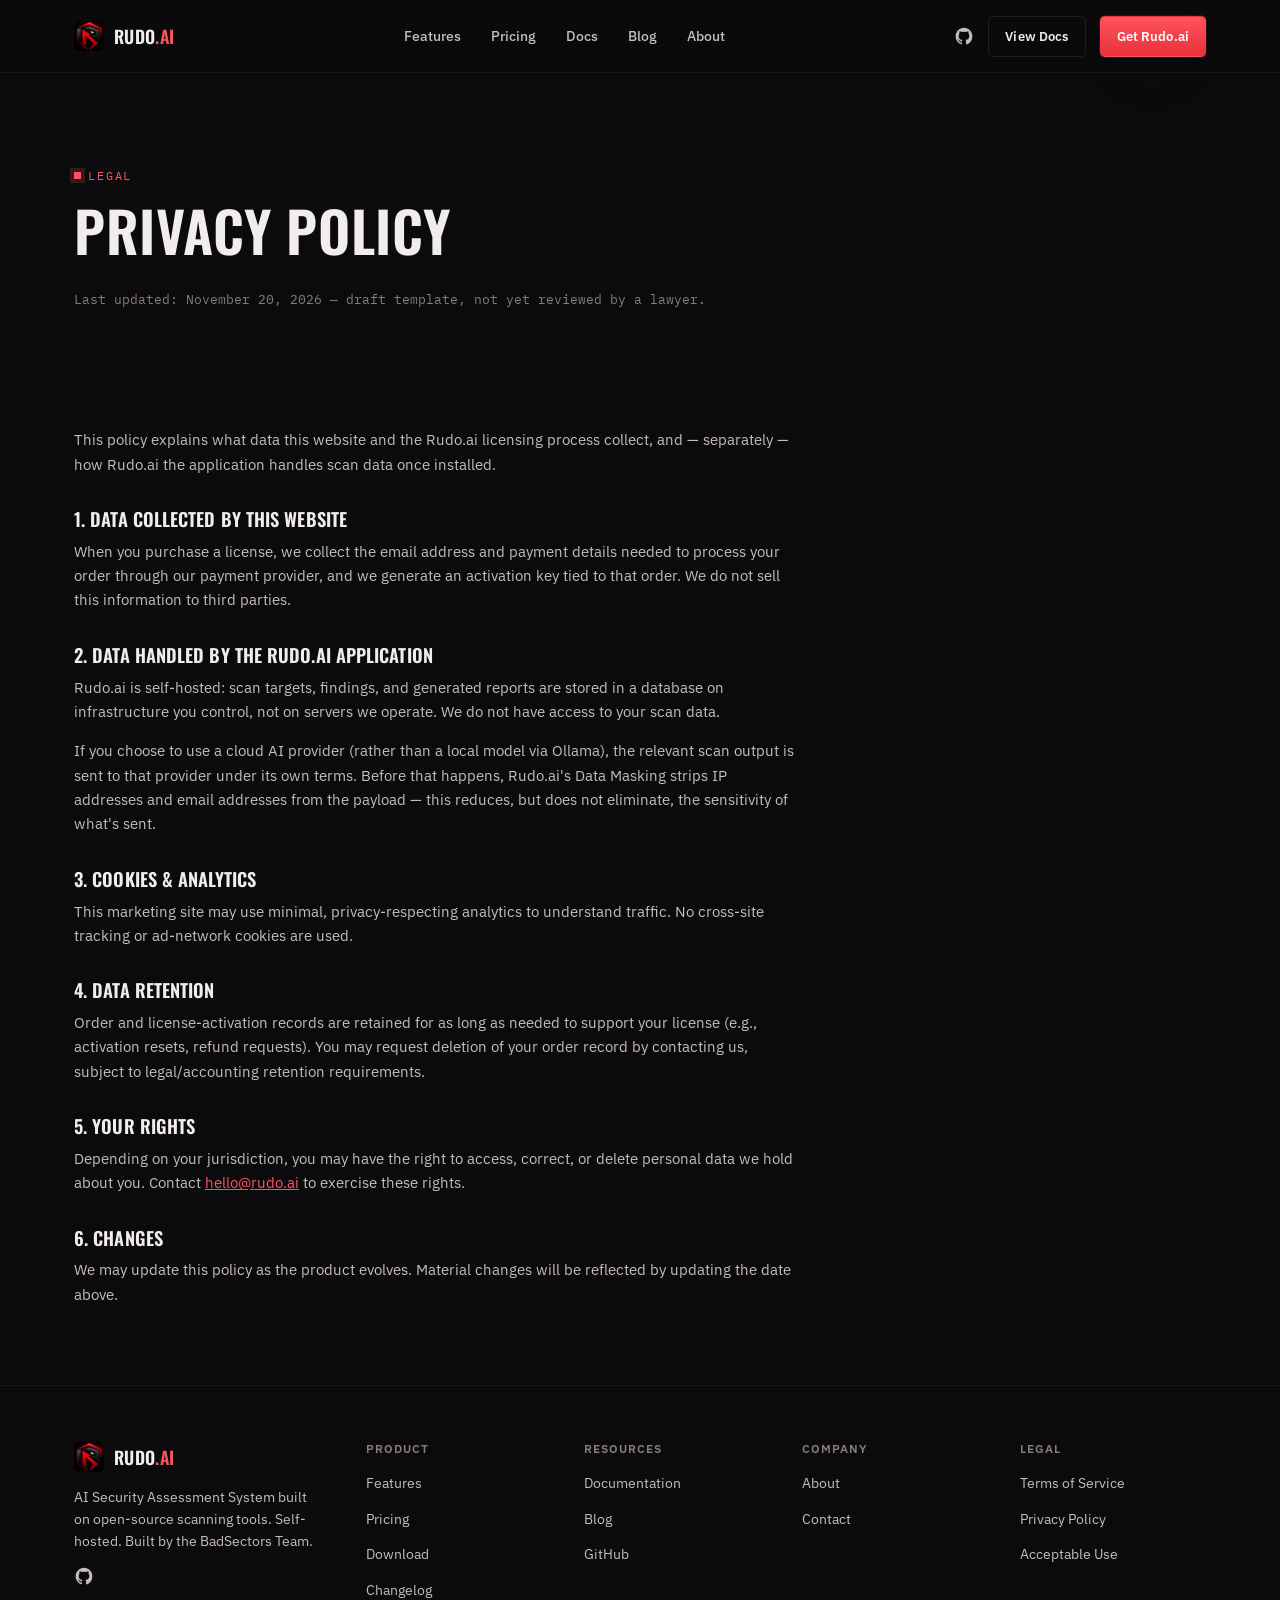
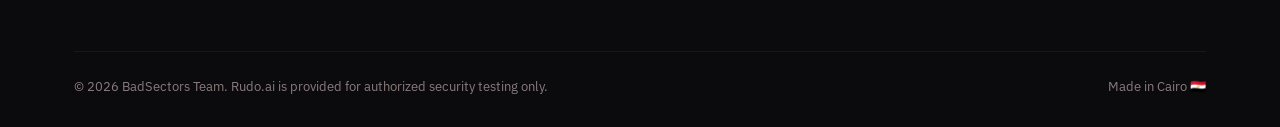
<file: legal/privacy.html>
<!doctype html>
<html lang="en">
<head>
<meta charset="utf-8">
<meta name="viewport" content="width=device-width, initial-scale=1">
<title>Privacy Policy — Rudo.ai</title>
<meta name="description" content="Rudo.ai unifies open-source penetration-testing tools under one orchestrator, has an AI brain analyze and prioritize the results, and runs self-hosted on your own infrastructure.">
<link rel="canonical" href="https://rudo.ai/legal/privacy.html">
<meta property="og:title" content="Rudo.ai — AI Security Assessment System">
<meta property="og:description" content="Unified open-source scanning. An AI brain that ranks and explains what it found. Self-hosted by default.">
<meta property="og:type" content="website">
<meta property="og:image" content="https://rudo.ai/assets/img/logo-512.png">
<meta name="twitter:card" content="summary_large_image">
<link rel="icon" type="image/png" sizes="32x32" href="../assets/img/favicon-32.png">
<link rel="icon" type="image/png" sizes="16x16" href="../assets/img/favicon-16.png">
<link rel="apple-touch-icon" href="../assets/img/apple-touch-icon.png">
<link rel="preconnect" href="https://fonts.googleapis.com">
<link rel="preconnect" href="https://fonts.gstatic.com" crossorigin>
<link href="https://fonts.googleapis.com/css2?family=Oswald:wght@500;600;700&family=IBM+Plex+Sans:wght@400;500;600;700&family=IBM+Plex+Mono:wght@400;500&display=swap" rel="stylesheet">
<link rel="stylesheet" href="../assets/css/styles.css">

</head>
<body class="">

<nav class="nav">
  <div class="container">
    <a class="brand" href="../">
      <img src="../assets/img/rudo-logo.png" alt="Rudo.ai">
      <span>RUDO<span class="brand-ai">.ai</span></span>
    </a>
    <ul class="nav-links">
      <li><a href="../features.html">Features</a></li>
      <li><a href="../pricing.html">Pricing</a></li>
      <li><a href="../docs.html">Docs</a></li>
      <li><a href="../blog/">Blog</a></li>
      <li><a href="../about.html">About</a></li>
    </ul>
    <div class="nav-cta">
      <a class="nav-gh" href="https://github.com/mvzen-ash/rudo.ai" aria-label="Rudo.ai on GitHub" target="_blank" rel="noopener"><svg viewBox="0 0 24 24" fill="currentColor"><path d="M12 2C6.48 2 2 6.58 2 12.25c0 4.53 2.87 8.37 6.84 9.73.5.1.68-.22.68-.49 0-.24-.01-1.04-.01-1.88-2.78.62-3.37-1.21-3.37-1.21-.46-1.19-1.11-1.51-1.11-1.51-.9-.63.07-.62.07-.62 1 .07 1.53 1.05 1.53 1.05.89 1.57 2.34 1.12 2.91.86.09-.66.35-1.12.63-1.38-2.22-.26-4.56-1.14-4.56-5.07 0-1.12.39-2.04 1.03-2.76-.1-.26-.45-1.3.1-2.72 0 0 .84-.28 2.75 1.05a9.3 9.3 0 0 1 5 0c1.91-1.33 2.75-1.05 2.75-1.05.55 1.42.2 2.46.1 2.72.64.72 1.03 1.64 1.03 2.76 0 3.94-2.34 4.8-4.57 5.06.36.32.68.96.68 1.94 0 1.4-.01 2.53-.01 2.87 0 .27.18.6.69.49A10.26 10.26 0 0 0 22 12.25C22 6.58 17.52 2 12 2Z"/></svg></a>
      <a class="btn btn-ghost btn-sm" href="../docs.html">View Docs</a>
      <a class="btn btn-primary btn-sm" href="../download.html" data-coming-soon>Get Rudo.ai</a>
    </div>
    <button class="nav-toggle" aria-label="Toggle menu" aria-expanded="false"><svg viewBox="0 0 24 24" fill="none" stroke="currentColor" stroke-width="1.8" stroke-linecap="round"><path d="M4 7h16M4 12h16M4 17h16"/></svg></button>
  </div>
</nav>



<header class="page-head">
  <div class="container">
    <span class="eyebrow">Legal</span>
    <h1>Privacy Policy</h1>
    <p class="updated">Last updated: November 20, 2026 — draft template, not yet reviewed by a lawyer.</p>
  </div>
</header>

<section class="section-tight">
  <div class="container">
    <div class="legal-body">
      <p>This policy explains what data this website and the Rudo.ai licensing process collect, and — separately — how Rudo.ai the application handles scan data once installed.</p>

      <h2>1. Data collected by this website</h2>
      <p>When you purchase a license, we collect the email address and payment details needed to process your order through our payment provider, and we generate an activation key tied to that order. We do not sell this information to third parties.</p>

      <h2>2. Data handled by the Rudo.ai application</h2>
      <p>Rudo.ai is self-hosted: scan targets, findings, and generated reports are stored in a database on infrastructure you control, not on servers we operate. We do not have access to your scan data.</p>
      <p>If you choose to use a cloud AI provider (rather than a local model via Ollama), the relevant scan output is sent to that provider under its own terms. Before that happens, Rudo.ai's Data Masking strips IP addresses and email addresses from the payload — this reduces, but does not eliminate, the sensitivity of what's sent.</p>

      <h2>3. Cookies &amp; analytics</h2>
      <p>This marketing site may use minimal, privacy-respecting analytics to understand traffic. No cross-site tracking or ad-network cookies are used.</p>

      <h2>4. Data retention</h2>
      <p>Order and license-activation records are retained for as long as needed to support your license (e.g., activation resets, refund requests). You may request deletion of your order record by contacting us, subject to legal/accounting retention requirements.</p>

      <h2>5. Your rights</h2>
      <p>Depending on your jurisdiction, you may have the right to access, correct, or delete personal data we hold about you. Contact <a href="mailto:hello@rudo.ai" style="color:var(--accent-2);">hello@rudo.ai</a> to exercise these rights.</p>

      <h2>6. Changes</h2>
      <p>We may update this policy as the product evolves. Material changes will be reflected by updating the date above.</p>
    </div>
  </div>
</section>



<footer class="site-footer">
  <div class="container">
    <div class="footer-grid">
      <div class="footer-brand">
        <a class="brand" href="../" style="margin-bottom:14px;">
          <img src="../assets/img/rudo-logo.png" alt="Rudo.ai">
          <span>RUDO<span class="brand-ai">.ai</span></span>
        </a>
        <p>AI Security Assessment System built on open-source scanning tools. Self-hosted. Built by the BadSectors Team.</p>
        <a class="nav-gh" href="https://github.com/mvzen-ash/rudo.ai" target="_blank" rel="noopener" aria-label="Rudo.ai on GitHub"><svg viewBox="0 0 24 24" fill="currentColor"><path d="M12 2C6.48 2 2 6.58 2 12.25c0 4.53 2.87 8.37 6.84 9.73.5.1.68-.22.68-.49 0-.24-.01-1.04-.01-1.88-2.78.62-3.37-1.21-3.37-1.21-.46-1.19-1.11-1.51-1.11-1.51-.9-.63.07-.62.07-.62 1 .07 1.53 1.05 1.53 1.05.89 1.57 2.34 1.12 2.91.86.09-.66.35-1.12.63-1.38-2.22-.26-4.56-1.14-4.56-5.07 0-1.12.39-2.04 1.03-2.76-.1-.26-.45-1.3.1-2.72 0 0 .84-.28 2.75 1.05a9.3 9.3 0 0 1 5 0c1.91-1.33 2.75-1.05 2.75-1.05.55 1.42.2 2.46.1 2.72.64.72 1.03 1.64 1.03 2.76 0 3.94-2.34 4.8-4.57 5.06.36.32.68.96.68 1.94 0 1.4-.01 2.53-.01 2.87 0 .27.18.6.69.49A10.26 10.26 0 0 0 22 12.25C22 6.58 17.52 2 12 2Z"/></svg></a>
      </div>
      <div class="footer-col">
        <h4>Product</h4>
        <ul>
          <li><a href="../features.html">Features</a></li>
          <li><a href="../pricing.html">Pricing</a></li>
          <li><a href="../download.html">Download</a></li>
          <li><a href="../changelog.html">Changelog</a></li>
        </ul>
      </div>
      <div class="footer-col">
        <h4>Resources</h4>
        <ul>
          <li><a href="../docs.html">Documentation</a></li>
          <li><a href="../blog/">Blog</a></li>
          <li><a href="https://github.com/mvzen-ash/rudo.ai" target="_blank" rel="noopener">GitHub</a></li>
        </ul>
      </div>
      <div class="footer-col">
        <h4>Company</h4>
        <ul>
          <li><a href="../about.html">About</a></li>
          <li><a href="../contact.html">Contact</a></li>
        </ul>
      </div>
      <div class="footer-col">
        <h4>Legal</h4>
        <ul>
          <li><a href="../legal/terms.html">Terms of Service</a></li>
          <li><a href="../legal/privacy.html">Privacy Policy</a></li>
          <li><a href="../legal/acceptable-use.html">Acceptable Use</a></li>
        </ul>
      </div>
    </div>
    <div class="footer-bottom">
      <small>&copy; <span data-year></span> BadSectors Team. Rudo.ai is provided for authorized security testing only.</small>
      <small>Made in Cairo 🇪🇬</small>
    </div>
  </div>
</footer>

<div class="modal-overlay" id="coming-soon-modal" role="dialog" aria-modal="true" aria-labelledby="modal-title">
  <div class="modal">
    <button class="modal-close" data-modal-close aria-label="Close"><svg viewBox="0 0 24 24" fill="none" stroke="currentColor" stroke-width="1.8" stroke-linecap="round"><path d="M5 5l14 14M19 5 5 19"/></svg></button>
    <div class="modal-badge"><svg viewBox="0 0 24 24" fill="none" stroke="currentColor" stroke-width="1.7" stroke-linecap="round" stroke-linejoin="round"><circle cx="12" cy="12" r="9"/><path d="M12 7v5l3.2 2"/></svg></div>
    <h3 id="modal-title">Rudo.ai isn't public yet</h3>
    <p>The desktop app and licensing flow are still in development. Star the repo or watch releases to get notified the moment downloads open.</p>
    <div class="modal-actions">
      <a class="btn btn-primary btn-block" href="https://github.com/mvzen-ash/rudo.ai" target="_blank" rel="noopener"><svg viewBox="0 0 24 24" fill="currentColor"><path d="M12 2.5 14.6 9l6.9.5-5.3 4.5 1.7 6.6L12 17.3 6.1 20.6l1.7-6.6L2.5 9.5 9.4 9 12 2.5Z"/></svg> Star on GitHub</a>
      <button class="btn btn-ghost btn-block" data-modal-close>Maybe later</button>
    </div>
  </div>
</div>

<script src="../assets/js/main.js"></script>

</body>
</html>
</file>
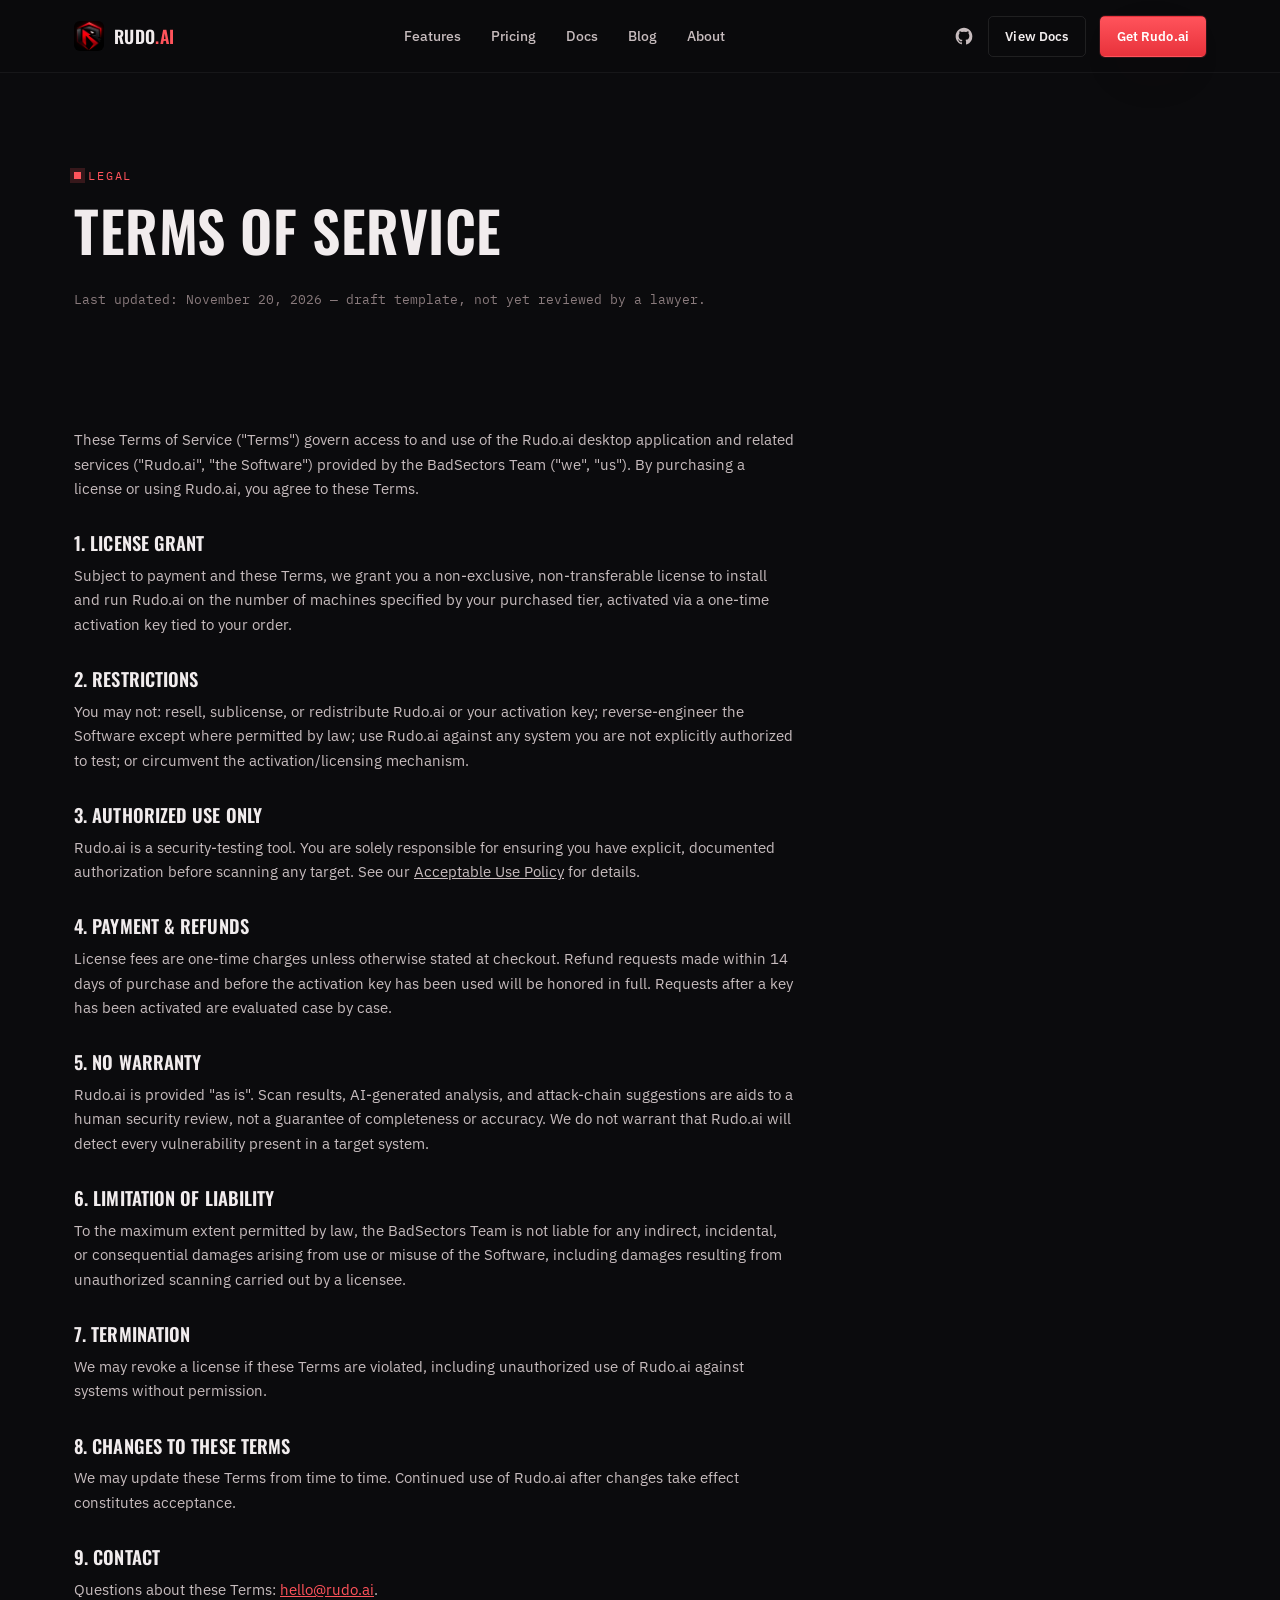
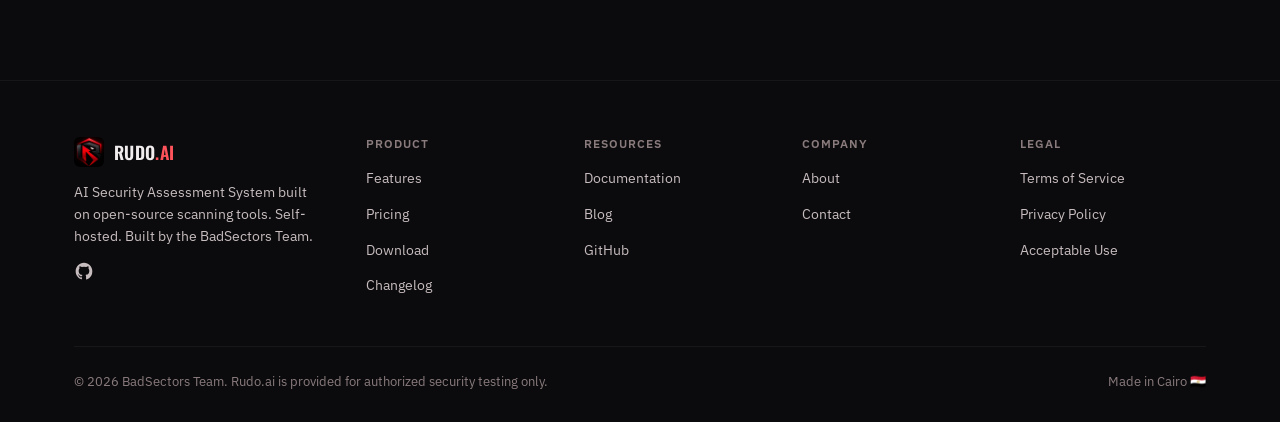
<file: legal/terms.html>
<!doctype html>
<html lang="en">
<head>
<meta charset="utf-8">
<meta name="viewport" content="width=device-width, initial-scale=1">
<title>Terms of Service — Rudo.ai</title>
<meta name="description" content="Rudo.ai unifies open-source penetration-testing tools under one orchestrator, has an AI brain analyze and prioritize the results, and runs self-hosted on your own infrastructure.">
<link rel="canonical" href="https://rudo.ai/legal/terms.html">
<meta property="og:title" content="Rudo.ai — AI Security Assessment System">
<meta property="og:description" content="Unified open-source scanning. An AI brain that ranks and explains what it found. Self-hosted by default.">
<meta property="og:type" content="website">
<meta property="og:image" content="https://rudo.ai/assets/img/logo-512.png">
<meta name="twitter:card" content="summary_large_image">
<link rel="icon" type="image/png" sizes="32x32" href="../assets/img/favicon-32.png">
<link rel="icon" type="image/png" sizes="16x16" href="../assets/img/favicon-16.png">
<link rel="apple-touch-icon" href="../assets/img/apple-touch-icon.png">
<link rel="preconnect" href="https://fonts.googleapis.com">
<link rel="preconnect" href="https://fonts.gstatic.com" crossorigin>
<link href="https://fonts.googleapis.com/css2?family=Oswald:wght@500;600;700&family=IBM+Plex+Sans:wght@400;500;600;700&family=IBM+Plex+Mono:wght@400;500&display=swap" rel="stylesheet">
<link rel="stylesheet" href="../assets/css/styles.css">

</head>
<body class="">

<nav class="nav">
  <div class="container">
    <a class="brand" href="../">
      <img src="../assets/img/rudo-logo.png" alt="Rudo.ai">
      <span>RUDO<span class="brand-ai">.ai</span></span>
    </a>
    <ul class="nav-links">
      <li><a href="../features.html">Features</a></li>
      <li><a href="../pricing.html">Pricing</a></li>
      <li><a href="../docs.html">Docs</a></li>
      <li><a href="../blog/">Blog</a></li>
      <li><a href="../about.html">About</a></li>
    </ul>
    <div class="nav-cta">
      <a class="nav-gh" href="https://github.com/mvzen-ash/rudo.ai" aria-label="Rudo.ai on GitHub" target="_blank" rel="noopener"><svg viewBox="0 0 24 24" fill="currentColor"><path d="M12 2C6.48 2 2 6.58 2 12.25c0 4.53 2.87 8.37 6.84 9.73.5.1.68-.22.68-.49 0-.24-.01-1.04-.01-1.88-2.78.62-3.37-1.21-3.37-1.21-.46-1.19-1.11-1.51-1.11-1.51-.9-.63.07-.62.07-.62 1 .07 1.53 1.05 1.53 1.05.89 1.57 2.34 1.12 2.91.86.09-.66.35-1.12.63-1.38-2.22-.26-4.56-1.14-4.56-5.07 0-1.12.39-2.04 1.03-2.76-.1-.26-.45-1.3.1-2.72 0 0 .84-.28 2.75 1.05a9.3 9.3 0 0 1 5 0c1.91-1.33 2.75-1.05 2.75-1.05.55 1.42.2 2.46.1 2.72.64.72 1.03 1.64 1.03 2.76 0 3.94-2.34 4.8-4.57 5.06.36.32.68.96.68 1.94 0 1.4-.01 2.53-.01 2.87 0 .27.18.6.69.49A10.26 10.26 0 0 0 22 12.25C22 6.58 17.52 2 12 2Z"/></svg></a>
      <a class="btn btn-ghost btn-sm" href="../docs.html">View Docs</a>
      <a class="btn btn-primary btn-sm" href="../download.html" data-coming-soon>Get Rudo.ai</a>
    </div>
    <button class="nav-toggle" aria-label="Toggle menu" aria-expanded="false"><svg viewBox="0 0 24 24" fill="none" stroke="currentColor" stroke-width="1.8" stroke-linecap="round"><path d="M4 7h16M4 12h16M4 17h16"/></svg></button>
  </div>
</nav>



<header class="page-head">
  <div class="container">
    <span class="eyebrow">Legal</span>
    <h1>Terms of Service</h1>
    <p class="updated">Last updated: November 20, 2026 — draft template, not yet reviewed by a lawyer.</p>
  </div>
</header>

<section class="section-tight">
  <div class="container">
    <div class="legal-body">
      <p>These Terms of Service ("Terms") govern access to and use of the Rudo.ai desktop application and related services ("Rudo.ai", "the Software") provided by the BadSectors Team ("we", "us"). By purchasing a license or using Rudo.ai, you agree to these Terms.</p>

      <h2>1. License Grant</h2>
      <p>Subject to payment and these Terms, we grant you a non-exclusive, non-transferable license to install and run Rudo.ai on the number of machines specified by your purchased tier, activated via a one-time activation key tied to your order.</p>

      <h2>2. Restrictions</h2>
      <p>You may not: resell, sublicense, or redistribute Rudo.ai or your activation key; reverse-engineer the Software except where permitted by law; use Rudo.ai against any system you are not explicitly authorized to test; or circumvent the activation/licensing mechanism.</p>

      <h2>3. Authorized Use Only</h2>
      <p>Rudo.ai is a security-testing tool. You are solely responsible for ensuring you have explicit, documented authorization before scanning any target. See our <a href="../legal/acceptable-use.html">Acceptable Use Policy</a> for details.</p>

      <h2>4. Payment &amp; Refunds</h2>
      <p>License fees are one-time charges unless otherwise stated at checkout. Refund requests made within 14 days of purchase and before the activation key has been used will be honored in full. Requests after a key has been activated are evaluated case by case.</p>

      <h2>5. No Warranty</h2>
      <p>Rudo.ai is provided "as is". Scan results, AI-generated analysis, and attack-chain suggestions are aids to a human security review, not a guarantee of completeness or accuracy. We do not warrant that Rudo.ai will detect every vulnerability present in a target system.</p>

      <h2>6. Limitation of Liability</h2>
      <p>To the maximum extent permitted by law, the BadSectors Team is not liable for any indirect, incidental, or consequential damages arising from use or misuse of the Software, including damages resulting from unauthorized scanning carried out by a licensee.</p>

      <h2>7. Termination</h2>
      <p>We may revoke a license if these Terms are violated, including unauthorized use of Rudo.ai against systems without permission.</p>

      <h2>8. Changes to These Terms</h2>
      <p>We may update these Terms from time to time. Continued use of Rudo.ai after changes take effect constitutes acceptance.</p>

      <h2>9. Contact</h2>
      <p>Questions about these Terms: <a href="mailto:hello@rudo.ai" style="color:var(--accent-2);">hello@rudo.ai</a>.</p>
    </div>
  </div>
</section>



<footer class="site-footer">
  <div class="container">
    <div class="footer-grid">
      <div class="footer-brand">
        <a class="brand" href="../" style="margin-bottom:14px;">
          <img src="../assets/img/rudo-logo.png" alt="Rudo.ai">
          <span>RUDO<span class="brand-ai">.ai</span></span>
        </a>
        <p>AI Security Assessment System built on open-source scanning tools. Self-hosted. Built by the BadSectors Team.</p>
        <a class="nav-gh" href="https://github.com/mvzen-ash/rudo.ai" target="_blank" rel="noopener" aria-label="Rudo.ai on GitHub"><svg viewBox="0 0 24 24" fill="currentColor"><path d="M12 2C6.48 2 2 6.58 2 12.25c0 4.53 2.87 8.37 6.84 9.73.5.1.68-.22.68-.49 0-.24-.01-1.04-.01-1.88-2.78.62-3.37-1.21-3.37-1.21-.46-1.19-1.11-1.51-1.11-1.51-.9-.63.07-.62.07-.62 1 .07 1.53 1.05 1.53 1.05.89 1.57 2.34 1.12 2.91.86.09-.66.35-1.12.63-1.38-2.22-.26-4.56-1.14-4.56-5.07 0-1.12.39-2.04 1.03-2.76-.1-.26-.45-1.3.1-2.72 0 0 .84-.28 2.75 1.05a9.3 9.3 0 0 1 5 0c1.91-1.33 2.75-1.05 2.75-1.05.55 1.42.2 2.46.1 2.72.64.72 1.03 1.64 1.03 2.76 0 3.94-2.34 4.8-4.57 5.06.36.32.68.96.68 1.94 0 1.4-.01 2.53-.01 2.87 0 .27.18.6.69.49A10.26 10.26 0 0 0 22 12.25C22 6.58 17.52 2 12 2Z"/></svg></a>
      </div>
      <div class="footer-col">
        <h4>Product</h4>
        <ul>
          <li><a href="../features.html">Features</a></li>
          <li><a href="../pricing.html">Pricing</a></li>
          <li><a href="../download.html">Download</a></li>
          <li><a href="../changelog.html">Changelog</a></li>
        </ul>
      </div>
      <div class="footer-col">
        <h4>Resources</h4>
        <ul>
          <li><a href="../docs.html">Documentation</a></li>
          <li><a href="../blog/">Blog</a></li>
          <li><a href="https://github.com/mvzen-ash/rudo.ai" target="_blank" rel="noopener">GitHub</a></li>
        </ul>
      </div>
      <div class="footer-col">
        <h4>Company</h4>
        <ul>
          <li><a href="../about.html">About</a></li>
          <li><a href="../contact.html">Contact</a></li>
        </ul>
      </div>
      <div class="footer-col">
        <h4>Legal</h4>
        <ul>
          <li><a href="../legal/terms.html">Terms of Service</a></li>
          <li><a href="../legal/privacy.html">Privacy Policy</a></li>
          <li><a href="../legal/acceptable-use.html">Acceptable Use</a></li>
        </ul>
      </div>
    </div>
    <div class="footer-bottom">
      <small>&copy; <span data-year></span> BadSectors Team. Rudo.ai is provided for authorized security testing only.</small>
      <small>Made in Cairo 🇪🇬</small>
    </div>
  </div>
</footer>

<div class="modal-overlay" id="coming-soon-modal" role="dialog" aria-modal="true" aria-labelledby="modal-title">
  <div class="modal">
    <button class="modal-close" data-modal-close aria-label="Close"><svg viewBox="0 0 24 24" fill="none" stroke="currentColor" stroke-width="1.8" stroke-linecap="round"><path d="M5 5l14 14M19 5 5 19"/></svg></button>
    <div class="modal-badge"><svg viewBox="0 0 24 24" fill="none" stroke="currentColor" stroke-width="1.7" stroke-linecap="round" stroke-linejoin="round"><circle cx="12" cy="12" r="9"/><path d="M12 7v5l3.2 2"/></svg></div>
    <h3 id="modal-title">Rudo.ai isn't public yet</h3>
    <p>The desktop app and licensing flow are still in development. Star the repo or watch releases to get notified the moment downloads open.</p>
    <div class="modal-actions">
      <a class="btn btn-primary btn-block" href="https://github.com/mvzen-ash/rudo.ai" target="_blank" rel="noopener"><svg viewBox="0 0 24 24" fill="currentColor"><path d="M12 2.5 14.6 9l6.9.5-5.3 4.5 1.7 6.6L12 17.3 6.1 20.6l1.7-6.6L2.5 9.5 9.4 9 12 2.5Z"/></svg> Star on GitHub</a>
      <button class="btn btn-ghost btn-block" data-modal-close>Maybe later</button>
    </div>
  </div>
</div>

<script src="../assets/js/main.js"></script>

</body>
</html>
</file>
<file: assets/css/styles.css>
/* ==========================================================================
   Rudo.ai — marketing site
   Design tokens follow the product's existing standalone identity:
   near-black ink background, red/black "red sudo" accent, sharper/angular
   geometry than a soft SaaS look, Oswald + IBM Plex Sans.
   ========================================================================== */

:root{
  --ink:        #0B0B0D;
  --ink-raised: #171215;
  --ink-card:   #1C1517;
  --border:     rgba(255,255,255,0.09);
  --border-soft:rgba(255,255,255,0.05);
  --text:       #F1ECED;
  --text-dim:   #C7BCBE;
  --text-mute:  #8A7B7D;
  --accent:     #E8323B;
  --accent-2:   #FF535B;
  --accent-ink: #2A0B0D;
  --danger:     #FF8A3D;
  --ok:         #3DD68C;
  --paper:      #F3F2EF;
  --paper-ink:  #1A1415;
  --paper-mute: #6B5F60;
  --radius-sm:  5px;
  --radius-md:  9px;
  --radius-lg:  15px;
  --mono: 'IBM Plex Mono', ui-monospace, SFMono-Regular, Menlo, Consolas, monospace;
  --head: 'Oswald', 'Segoe UI', sans-serif;
  --body: 'IBM Plex Sans', 'Segoe UI', sans-serif;
  --max: 1180px;
  --shadow-glow: 0 0 0 1px rgba(255,83,91,.14), 0 18px 60px -20px rgba(232,50,59,.5);
}

@media (prefers-reduced-motion: reduce){
  *{ animation-duration: 0.001ms !important; animation-iteration-count: 1 !important; transition-duration: 0.001ms !important; scroll-behavior:auto !important; }
}

*,*::before,*::after{ box-sizing:border-box; }
html{ scroll-behavior:smooth; }
::selection{ background: var(--accent); color:#fff; }

body{
  margin:0;
  background:var(--ink);
  color:var(--text);
  font-family:var(--body);
  font-size:16px;
  line-height:1.6;
  -webkit-font-smoothing:antialiased;
  text-rendering:optimizeLegibility;
}

body.light-surface{ background:var(--paper); color:var(--paper-ink); }

h1,h2,h3,h4{
  font-family:var(--head);
  line-height:1.12;
  margin:0 0 .5em 0;
  letter-spacing:.005em;
  font-weight:600;
  text-transform:uppercase;
}
h1{ font-size:clamp(2.2rem, 4.4vw, 3.5rem); letter-spacing:.01em; }
h2{ font-size:clamp(1.6rem, 2.8vw, 2.2rem); }
h3{ font-size:1.15rem; }
p{ margin:0 0 1em 0; color:var(--text-dim); }
.light-surface p{ color:var(--paper-mute); }
a{ color:inherit; }
img{ max-width:100%; display:block; }
svg{ width:1em; height:1em; flex-shrink:0; }

.container{ max-width:var(--max); margin-inline:auto; padding-inline:24px; }
.section{ padding-block:clamp(56px,8vw,104px); }
.section-tight{ padding-block:clamp(36px,5vw,64px); }

.eyebrow{
  font-family:var(--mono);
  font-size:.78rem;
  letter-spacing:.14em;
  text-transform:uppercase;
  color:var(--accent-2);
  display:inline-flex; align-items:center; gap:.6em;
  margin-bottom:1.1em;
}
.eyebrow::before{ content:""; width:7px; height:7px; background:var(--accent-2); box-shadow:0 0 0 4px rgba(255,83,91,.18); }
.light-surface .eyebrow{ color:#A3131A; }
.light-surface .eyebrow::before{ background:#A3131A; box-shadow:0 0 0 4px rgba(163,19,26,.12); }

.lede{ font-size:1.15rem; max-width:62ch; color:var(--text-dim); }

/* ---------- buttons ---------- */
.btn{
  --pad-y: 12px; --pad-x: 22px;
  display:inline-flex; align-items:center; justify-content:center; gap:.55em;
  padding:var(--pad-y) var(--pad-x);
  border-radius:var(--radius-sm);
  font-family:var(--body); font-weight:600; font-size:.92rem;
  text-decoration:none; cursor:pointer; border:1px solid transparent;
  letter-spacing:.01em;
  transition:transform .15s ease, box-shadow .15s ease, background .15s ease, border-color .15s ease;
  white-space:nowrap;
}
.btn:active{ transform:translateY(1px); }
.btn-primary{ background:linear-gradient(180deg,var(--accent-2),var(--accent)); color:#fff; box-shadow:var(--shadow-glow); }
.btn-primary:hover{ filter:brightness(1.08); }
.btn-ghost{ background:transparent; border-color:var(--border); color:var(--text); }
.btn-ghost:hover{ border-color:rgba(255,255,255,.28); background:rgba(255,255,255,.03); }
.light-surface .btn-ghost{ border-color:rgba(26,20,21,.16); color:var(--paper-ink); }
.light-surface .btn-ghost:hover{ background:rgba(26,20,21,.04); }
.btn-sm{ --pad-y:9px; --pad-x:16px; font-size:.82rem; }
.btn-block{ width:100%; }
.btn[disabled], .btn.is-disabled{ opacity:.55; cursor:not-allowed; }
.btn-icon{ width:1em; height:1em; flex:none; }

/* ---------- nav ---------- */
.nav{
  position:sticky; top:0; z-index:40;
  border-bottom:1px solid var(--border-soft);
}
/* blur lives on a pseudo-element, not on .nav itself: backdrop-filter on .nav
   would create a containing block for its position:fixed descendants (the
   mobile nav-links panel), breaking its full-viewport sizing. */
.nav::before{
  content:""; position:absolute; inset:0; z-index:-1;
  background:rgba(11,11,13,.74);
  backdrop-filter:blur(14px); -webkit-backdrop-filter:blur(14px);
}
.nav .container{ display:flex; align-items:center; justify-content:space-between; height:72px; }
.brand{ display:flex; align-items:center; gap:10px; text-decoration:none; color:var(--text); font-family:var(--head); font-weight:600; font-size:1.1rem; letter-spacing:.02em; text-transform:uppercase; }
.brand img{ width:30px; height:30px; border-radius:6px; }
.brand-ai{ color:var(--accent-2); }
.nav-links{ display:flex; align-items:center; gap:30px; list-style:none; margin:0; padding:0; }
.nav-links a{ text-decoration:none; color:var(--text-dim); font-size:.9rem; font-weight:500; transition:color .15s ease; }
.nav-links a:hover, .nav-links a.active{ color:var(--text); }
.nav-cta{ display:flex; align-items:center; gap:14px; }
.nav-toggle{ display:none; background:none; border:1px solid var(--border); border-radius:var(--radius-sm); width:40px; height:40px; color:var(--text); cursor:pointer; }
.nav-gh{ display:flex; align-items:center; color:var(--text-dim); }
.nav-gh:hover{ color:var(--text); }
.nav-gh svg{ width:20px; height:20px; }

@media (max-width:860px){
  .nav-links{
    position:fixed; inset:72px 0 0 0; background:var(--ink);
    flex-direction:column; align-items:flex-start; gap:2px; padding:18px 24px;
    transform:translateY(-8px); visibility:hidden; pointer-events:none;
    transition:transform .18s ease, visibility 0s linear .18s;
    border-top:1px solid var(--border-soft);
  }
  .nav-links.open{
    transform:translateY(0); visibility:visible; pointer-events:auto;
    transition:transform .18s ease, visibility 0s linear 0s;
  }
  .nav-links a{ padding:14px 0; width:100%; border-bottom:1px solid var(--border-soft); }
  .nav-toggle{ display:inline-flex; align-items:center; justify-content:center; }
  .nav-cta .btn-ghost{ display:none; }
}

/* ---------- hero ---------- */
.hero{ position:relative; overflow:hidden; padding-top:clamp(64px,9vw,108px); }
.hero::before{
  content:""; position:absolute; inset:-20% -10% auto -10%; height:620px;
  background:
    radial-gradient(55% 55% at 22% 15%, rgba(232,50,59,.24), transparent 60%),
    radial-gradient(40% 40% at 85% 8%, rgba(255,83,91,.13), transparent 60%);
  pointer-events:none; z-index:0;
}
.hero-grid{
  position:absolute; inset:0; z-index:0; opacity:.5;
  background-image: repeating-linear-gradient(
    135deg,
    rgba(255,255,255,.045) 0px, rgba(255,255,255,.045) 1px,
    transparent 1px, transparent 34px
  );
  mask-image:linear-gradient(to bottom, black, transparent 78%);
}
.hero-inner{ position:relative; z-index:1; text-align:center; max-width:800px; margin-inline:auto; }
.hero-cta{ display:flex; gap:14px; justify-content:center; margin-top:34px; flex-wrap:wrap; }
.hero-note{ margin-top:16px; font-size:.82rem; color:var(--text-mute); }

/* ---------- fake terminal ---------- */
.term{
  margin-top:56px; text-align:left; background:var(--ink-raised);
  border:1px solid var(--border); border-radius:var(--radius-lg);
  box-shadow:0 30px 80px -30px rgba(0,0,0,.7);
  overflow:hidden; max-width:860px; margin-inline:auto;
}
.term-bar{ display:flex; align-items:center; gap:8px; padding:12px 16px; border-bottom:1px solid var(--border-soft); }
.term-dot{ width:11px; height:11px; border-radius:50%; background:#423539; }
.term-title{ margin-inline:auto; font-family:var(--mono); font-size:.76rem; color:var(--text-mute); }
.term-body{ padding:20px 22px 24px; font-family:var(--mono); font-size:.86rem; line-height:1.95; color:#DCD2D4; max-height:300px; overflow:hidden; }
.term-body .ok{ color:var(--ok); }
.term-body .dim{ color:var(--text-mute); }
.term-body .acc{ color:var(--accent-2); }
.term-caret{ display:inline-block; width:7px; height:1.1em; background:var(--accent-2); vertical-align:text-bottom; animation:blink 1.1s steps(1) infinite; }
@keyframes blink{ 50%{ opacity:0; } }

/* ---------- stack strip ---------- */
.stack-strip{ border-top:1px solid var(--border-soft); border-bottom:1px solid var(--border-soft); }
.stack-strip .container{ padding-block:26px; }
.stack-label{ font-family:var(--mono); font-size:.78rem; color:var(--text-mute); letter-spacing:.06em; margin-bottom:16px; text-align:center; }
.stack-row{ display:flex; flex-wrap:wrap; gap:10px; justify-content:center; }
.pill{ font-family:var(--mono); font-size:.8rem; color:var(--text-dim); border:1px solid var(--border); padding:7px 14px; border-radius:999px; background:rgba(255,255,255,.02); }

/* ---------- feature grid ---------- */
.grid{ display:grid; gap:20px; }
.grid-3{ grid-template-columns:repeat(3,1fr); }
.grid-2{ grid-template-columns:repeat(2,1fr); }
@media (max-width:900px){ .grid-3{ grid-template-columns:repeat(2,1fr); } }
@media (max-width:620px){ .grid-3, .grid-2{ grid-template-columns:1fr; } }

.card{
  background:var(--ink-card); border:1px solid var(--border); border-radius:var(--radius-md);
  padding:26px; transition:border-color .15s ease, transform .15s ease;
}
.card:hover{ border-color:rgba(255,83,91,.32); }
.light-surface .card{ background:#fff; border-color:rgba(26,20,21,.08); }
.card-icon{
  width:40px; height:40px; border-radius:var(--radius-sm); display:flex; align-items:center; justify-content:center;
  background:rgba(232,50,59,.15); color:var(--accent-2); margin-bottom:16px;
}
.card-icon svg{ width:20px; height:20px; }
.card h3{ margin-bottom:.4em; }
.card p{ font-size:.93rem; margin-bottom:0; }

/* ---------- section head ---------- */
.section-head{ max-width:640px; margin:0 auto 44px; text-align:center; }
.section-head.left{ margin:0 0 40px; text-align:left; }

/* ---------- how it works ---------- */
.steps{ counter-reset:step; display:grid; gap:0; }
.step{ display:grid; grid-template-columns:56px 1fr; gap:22px; padding-block:22px; border-top:1px solid var(--border-soft); }
.step:last-child{ border-bottom:1px solid var(--border-soft); }
.step-num{
  counter-increment:step; font-family:var(--mono); color:var(--accent-2); font-size:.95rem;
  display:flex; align-items:flex-start; padding-top:3px;
}
.step-num::before{ content:"0" counter(step); }
.step h3{ margin-bottom:.3em; font-size:1.02rem; }
.step p{ margin-bottom:0; font-size:.93rem; }

/* ---------- light callout section ---------- */
.callout{ background:var(--paper); color:var(--paper-ink); }
.callout .eyebrow{ color:#A3131A; }
.callout .eyebrow::before{ background:#A3131A; box-shadow:0 0 0 4px rgba(163,19,26,.12); }
.callout p{ color:var(--paper-mute); }
.callout .card{ background:#fff; border-color:rgba(26,20,21,.08); }
.callout .card-icon{ background:rgba(163,19,26,.1); color:#A3131A; }

/* ---------- pricing ---------- */
.price-grid{ display:grid; grid-template-columns:repeat(3,1fr); gap:20px; align-items:stretch; }
@media (max-width:900px){ .price-grid{ grid-template-columns:1fr; } }
.price-card{
  background:var(--ink-card); border:1px solid var(--border); border-radius:var(--radius-lg);
  padding:30px; display:flex; flex-direction:column;
}
.price-card.is-featured{ border-color:rgba(255,83,91,.45); box-shadow:var(--shadow-glow); position:relative; }
.price-card.is-featured::after{
  content:"MOST POPULAR"; position:absolute; top:-12px; right:24px; font-family:var(--mono); font-size:.68rem;
  letter-spacing:.08em; background:var(--accent); color:#fff; padding:5px 10px; border-radius:999px;
}
.price-tier{ font-family:var(--mono); font-size:.8rem; letter-spacing:.08em; color:var(--text-mute); text-transform:uppercase; margin-bottom:10px; }
.price-amount{ font-family:var(--head); font-size:2.2rem; font-weight:600; margin-bottom:2px; text-transform:none; }
.price-amount small{ font-family:var(--body); font-size:.95rem; font-weight:400; color:var(--text-mute); }
.price-desc{ font-size:.88rem; margin-bottom:22px; }
.price-list{ list-style:none; margin:0 0 26px; padding:0; display:flex; flex-direction:column; gap:11px; flex:1; }
.price-list li{ display:flex; gap:10px; font-size:.9rem; color:var(--text-dim); align-items:flex-start; }
.price-list svg{ width:16px; height:16px; flex:none; margin-top:3px; color:var(--ok); }

/* ---------- FAQ ---------- */
.faq-item{ border-top:1px solid var(--border-soft); }
.faq-item:last-child{ border-bottom:1px solid var(--border-soft); }
.faq-q{
  width:100%; text-align:left; background:none; border:none; color:var(--text); cursor:pointer;
  font-family:var(--body); font-size:1rem; font-weight:600;
  display:flex; justify-content:space-between; align-items:center; gap:16px; padding:20px 0;
}
.faq-q svg{ width:18px; height:18px; flex:none; color:var(--text-mute); transition:transform .18s ease; }
.faq-item.open .faq-q svg{ transform:rotate(45deg); }
.faq-a{ max-height:0; overflow:hidden; transition:max-height .22s ease; }
.faq-item.open .faq-a{ max-height:240px; }
.faq-a-inner{ padding-bottom:20px; font-size:.93rem; color:var(--text-dim); max-width:68ch; }

/* ---------- CTA band ---------- */
.cta-band{
  background:linear-gradient(135deg, var(--ink-raised), var(--ink));
  border:1px solid var(--border); border-radius:var(--radius-lg);
  padding:clamp(36px,6vw,64px); text-align:center;
}
.cta-band h2{ margin-bottom:.3em; }

/* ---------- footer ---------- */
.site-footer{ border-top:1px solid var(--border-soft); padding-block:56px 30px; }
.footer-grid{ display:grid; grid-template-columns:1.4fr repeat(4,1fr); gap:32px; }
@media (max-width:860px){ .footer-grid{ grid-template-columns:repeat(2,1fr); } }
@media (max-width:520px){ .footer-grid{ grid-template-columns:1fr; } }
.footer-brand p{ font-size:.86rem; max-width:30ch; }
.footer-col h4{ font-family:var(--body); font-size:.78rem; letter-spacing:.08em; text-transform:uppercase; color:var(--text-mute); margin-bottom:14px; font-weight:600; }
.footer-col ul{ list-style:none; margin:0; padding:0; display:flex; flex-direction:column; gap:10px; }
.footer-col a{ text-decoration:none; color:var(--text-dim); font-size:.9rem; }
.footer-col a:hover{ color:var(--text); }
.footer-bottom{ margin-top:48px; padding-top:24px; border-top:1px solid var(--border-soft); display:flex; justify-content:space-between; align-items:center; flex-wrap:wrap; gap:12px; }
.footer-bottom small{ color:var(--text-mute); font-size:.82rem; }

/* ---------- page header (inner pages) ---------- */
.page-head{ padding-top:clamp(56px,8vw,88px); padding-bottom:40px; }
.page-head h1{ max-width:18ch; }

/* ---------- docs ---------- */
.docs-layout{ display:grid; grid-template-columns:220px 1fr; gap:48px; align-items:start; }
@media (max-width:860px){ .docs-layout{ grid-template-columns:1fr; } }
.docs-toc{ position:sticky; top:96px; display:flex; flex-direction:column; gap:4px; }
.docs-toc a{ text-decoration:none; color:var(--text-mute); font-size:.87rem; padding:7px 0; border-left:2px solid transparent; padding-left:14px; }
.docs-toc a:hover{ color:var(--text-dim); }
.docs-toc a.active{ color:var(--accent-2); border-left-color:var(--accent-2); }
.docs-body h2{ margin-top:2.2em; scroll-margin-top:96px; }
.docs-body h2:first-child{ margin-top:0; }
.docs-body h3{ scroll-margin-top:96px; margin-top:1.6em; text-transform:none; }
.docs-body ul, .docs-body ol{ color:var(--text-dim); padding-left:1.3em; }
.docs-body li{ margin-bottom:.5em; }
pre{
  background:var(--ink-raised); border:1px solid var(--border); border-radius:var(--radius-sm);
  padding:16px 18px; overflow-x:auto; font-family:var(--mono); font-size:.85rem; color:#DCD2D4;
}
code{ font-family:var(--mono); font-size:.88em; background:rgba(255,255,255,.06); padding:.15em .4em; border-radius:4px; }
pre code{ background:none; padding:0; }
.note{ border-left:3px solid var(--accent-2); background:rgba(232,50,59,.08); padding:14px 18px; border-radius:0 6px 6px 0; font-size:.9rem; color:var(--text-dim); }
.note.warn{ border-left-color:var(--danger); background:rgba(255,138,61,.08); }

/* ---------- blog ---------- */
.blog-grid{ display:grid; grid-template-columns:repeat(2,1fr); gap:22px; }
@media (max-width:700px){ .blog-grid{ grid-template-columns:1fr; } }
.blog-card{ display:block; text-decoration:none; color:inherit; }
.blog-meta{ font-family:var(--mono); font-size:.76rem; color:var(--text-mute); margin-bottom:10px; display:flex; gap:10px; align-items:center; }
.tag{ background:rgba(232,50,59,.16); color:var(--accent-2); padding:3px 9px; border-radius:999px; font-size:.72rem; letter-spacing:.04em; }
.prose{ max-width:70ch; }
.prose h2{ margin-top:1.8em; }
.prose p{ color:var(--text-dim); }

/* ---------- legal ---------- */
.legal-body h2{ margin-top:1.8em; font-size:1.15rem; }
.legal-body p, .legal-body li{ color:var(--text-dim); font-size:.95rem; }
.legal-body{ max-width:72ch; }
.updated{ font-family:var(--mono); font-size:.8rem; color:var(--text-mute); }

/* ---------- 404 ---------- */
.notfound{ min-height:70vh; display:flex; flex-direction:column; align-items:center; justify-content:center; text-align:center; gap:16px; }
.notfound .code{ font-family:var(--mono); color:var(--accent-2); letter-spacing:.1em; }

/* ---------- modal (coming soon) ---------- */
.modal-overlay{
  position:fixed; inset:0; background:rgba(5,4,5,.74); backdrop-filter:blur(3px);
  display:flex; align-items:center; justify-content:center; padding:20px; z-index:100;
  opacity:0; pointer-events:none; transition:opacity .18s ease;
}
.modal-overlay.open{ opacity:1; pointer-events:auto; }
.modal{
  background:var(--ink-card); border:1px solid var(--border); border-radius:var(--radius-lg);
  max-width:420px; width:100%; padding:32px 30px; text-align:center;
  transform:translateY(10px) scale(.98); transition:transform .18s ease;
  box-shadow:0 40px 100px -30px rgba(0,0,0,.75);
}
.modal-overlay.open .modal{ transform:translateY(0) scale(1); }
.modal-badge{
  width:52px; height:52px; border-radius:50%; margin:0 auto 18px; display:flex; align-items:center; justify-content:center;
  background:rgba(232,50,59,.15); color:var(--accent-2);
}
.modal-badge svg{ width:24px; height:24px; }
.modal h3{ margin-bottom:.35em; }
.modal p{ font-size:.92rem; margin-bottom:22px; }
.modal-actions{ display:flex; gap:10px; flex-direction:column; }
.modal-close{ position:absolute; top:14px; right:14px; background:none; border:none; color:var(--text-mute); cursor:pointer; width:32px; height:32px; }
.modal{ position:relative; }

/* ---------- download page ---------- */
.os-tabs{ display:flex; gap:8px; margin-bottom:22px; flex-wrap:wrap; }
.os-tab{
  font-family:var(--mono); font-size:.82rem; padding:9px 16px; border-radius:999px;
  border:1px solid var(--border); background:transparent; color:var(--text-dim); cursor:pointer;
}
.os-tab.active{ background:var(--accent); border-color:var(--accent); color:#fff; }
.download-card{
  background:var(--ink-card); border:1px solid var(--border); border-radius:var(--radius-lg);
  padding:34px; display:flex; align-items:center; justify-content:space-between; gap:20px; flex-wrap:wrap;
}
.soon-badge{
  font-family:var(--mono); font-size:.72rem; letter-spacing:.08em; background:rgba(255,138,61,.15); color:var(--danger);
  padding:5px 11px; border-radius:999px; display:inline-flex; align-items:center; gap:6px;
}
.soon-badge::before{ content:""; width:6px; height:6px; border-radius:50%; background:var(--danger); }

/* ---------- utility ---------- */
.text-center{ text-align:center; }
.mt-0{ margin-top:0; }
.flex{ display:flex; }
.gap-10{ gap:10px; }
.small{ font-size:.85rem; }
.visually-hidden{ position:absolute; width:1px; height:1px; overflow:hidden; clip:rect(0 0 0 0); }
:focus-visible{ outline:2px solid var(--accent-2); outline-offset:2px; }
</file>
